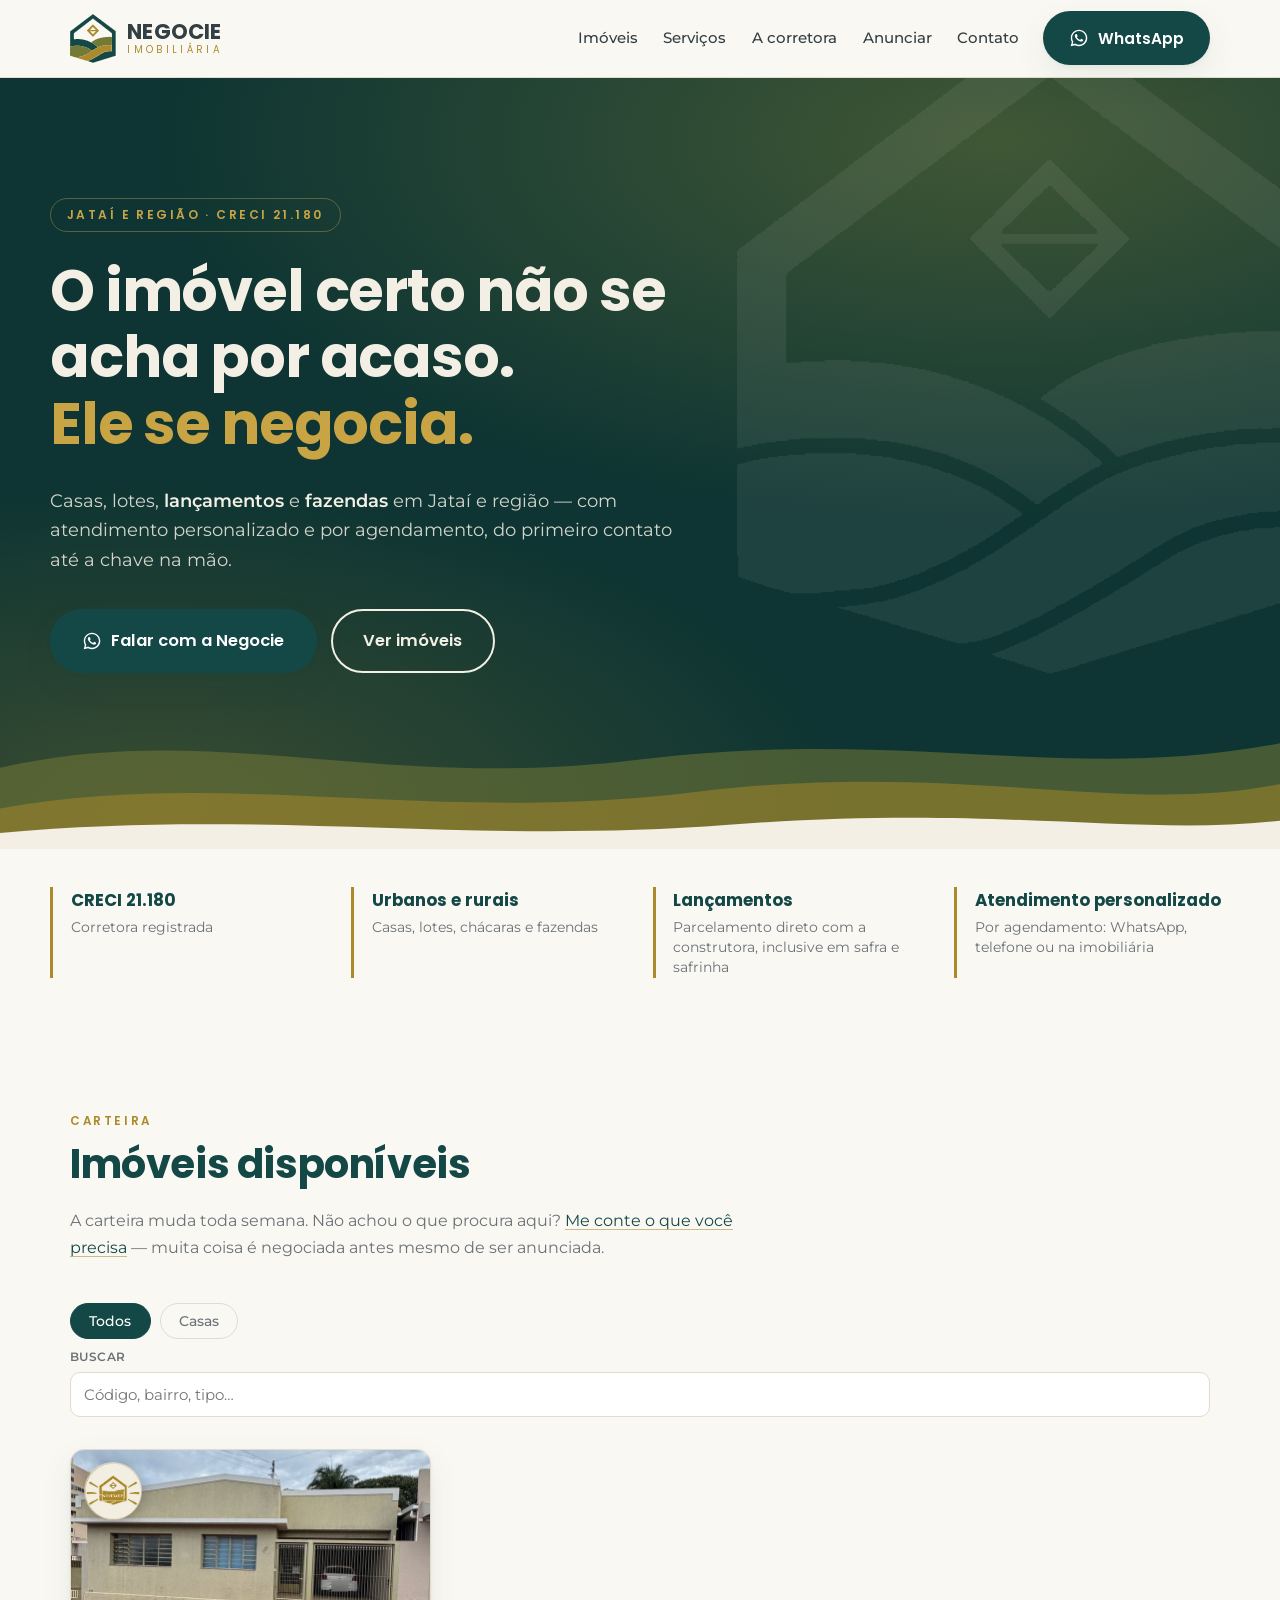
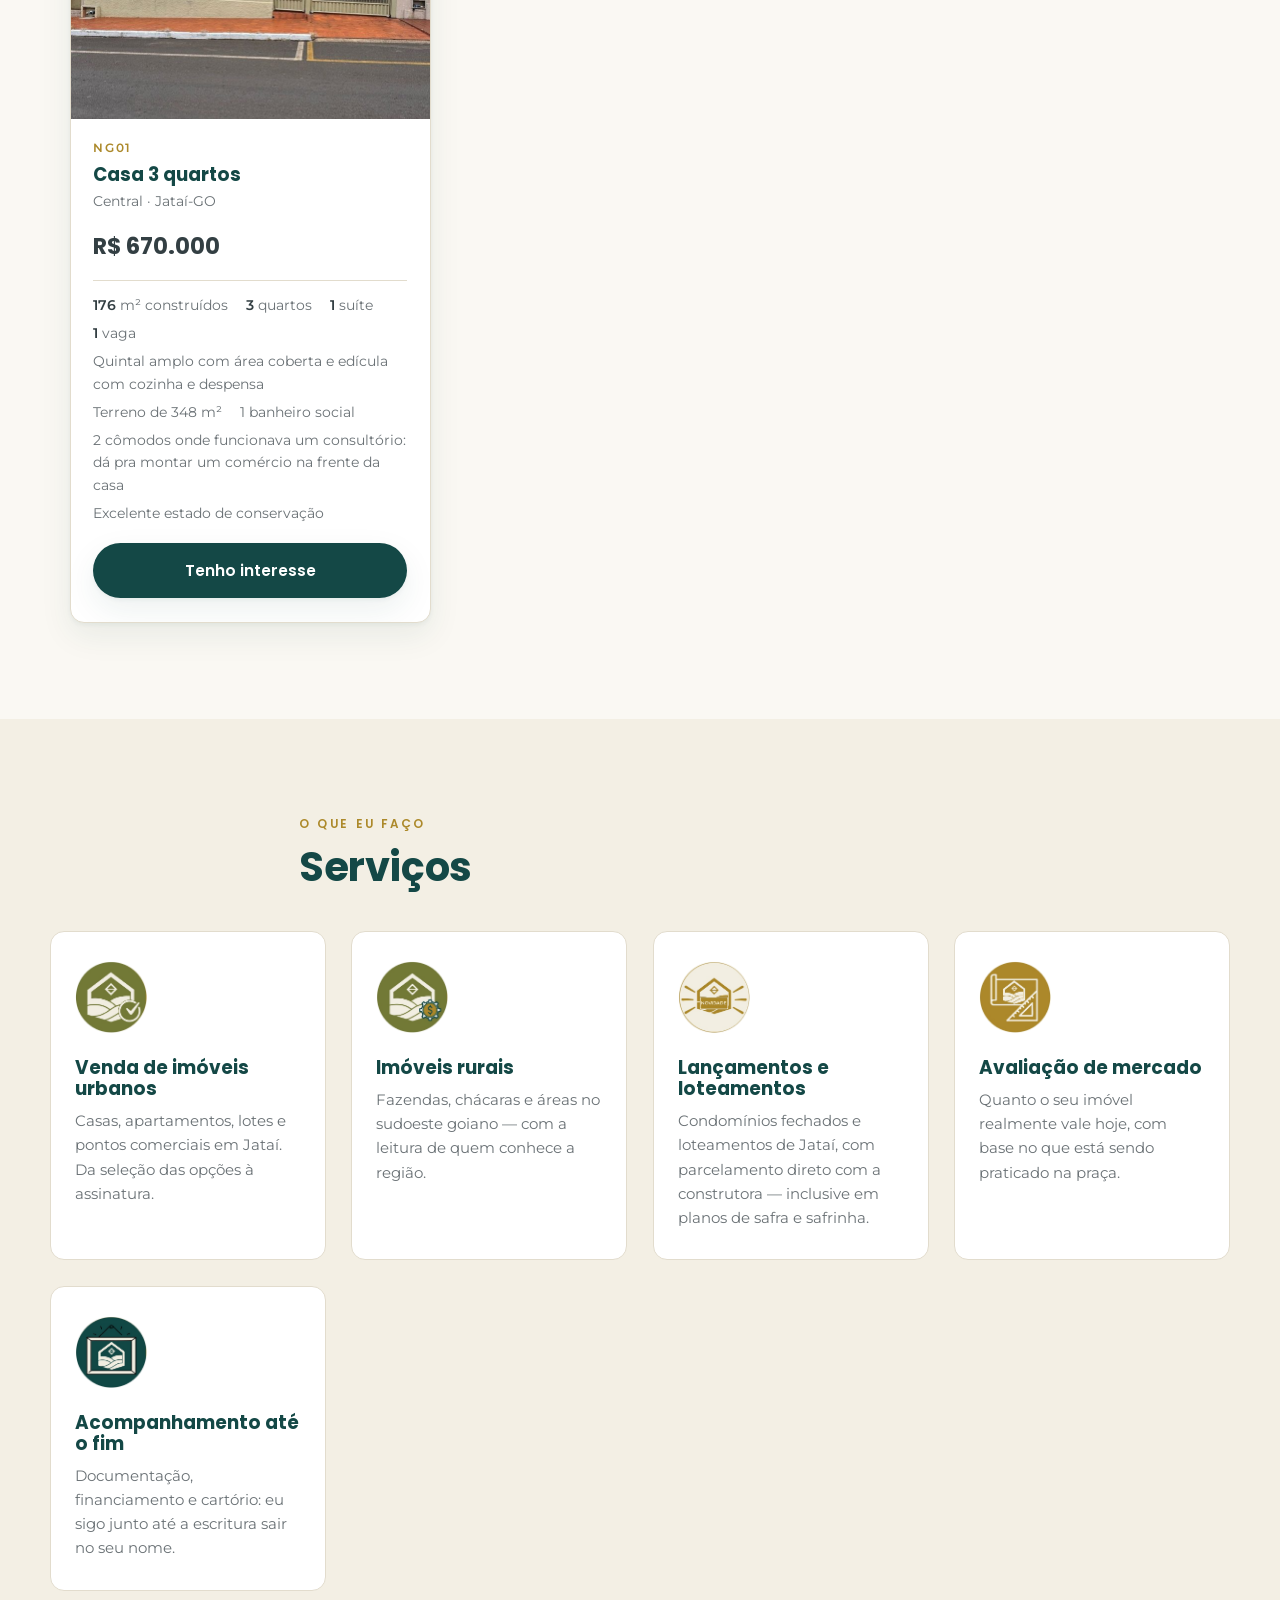
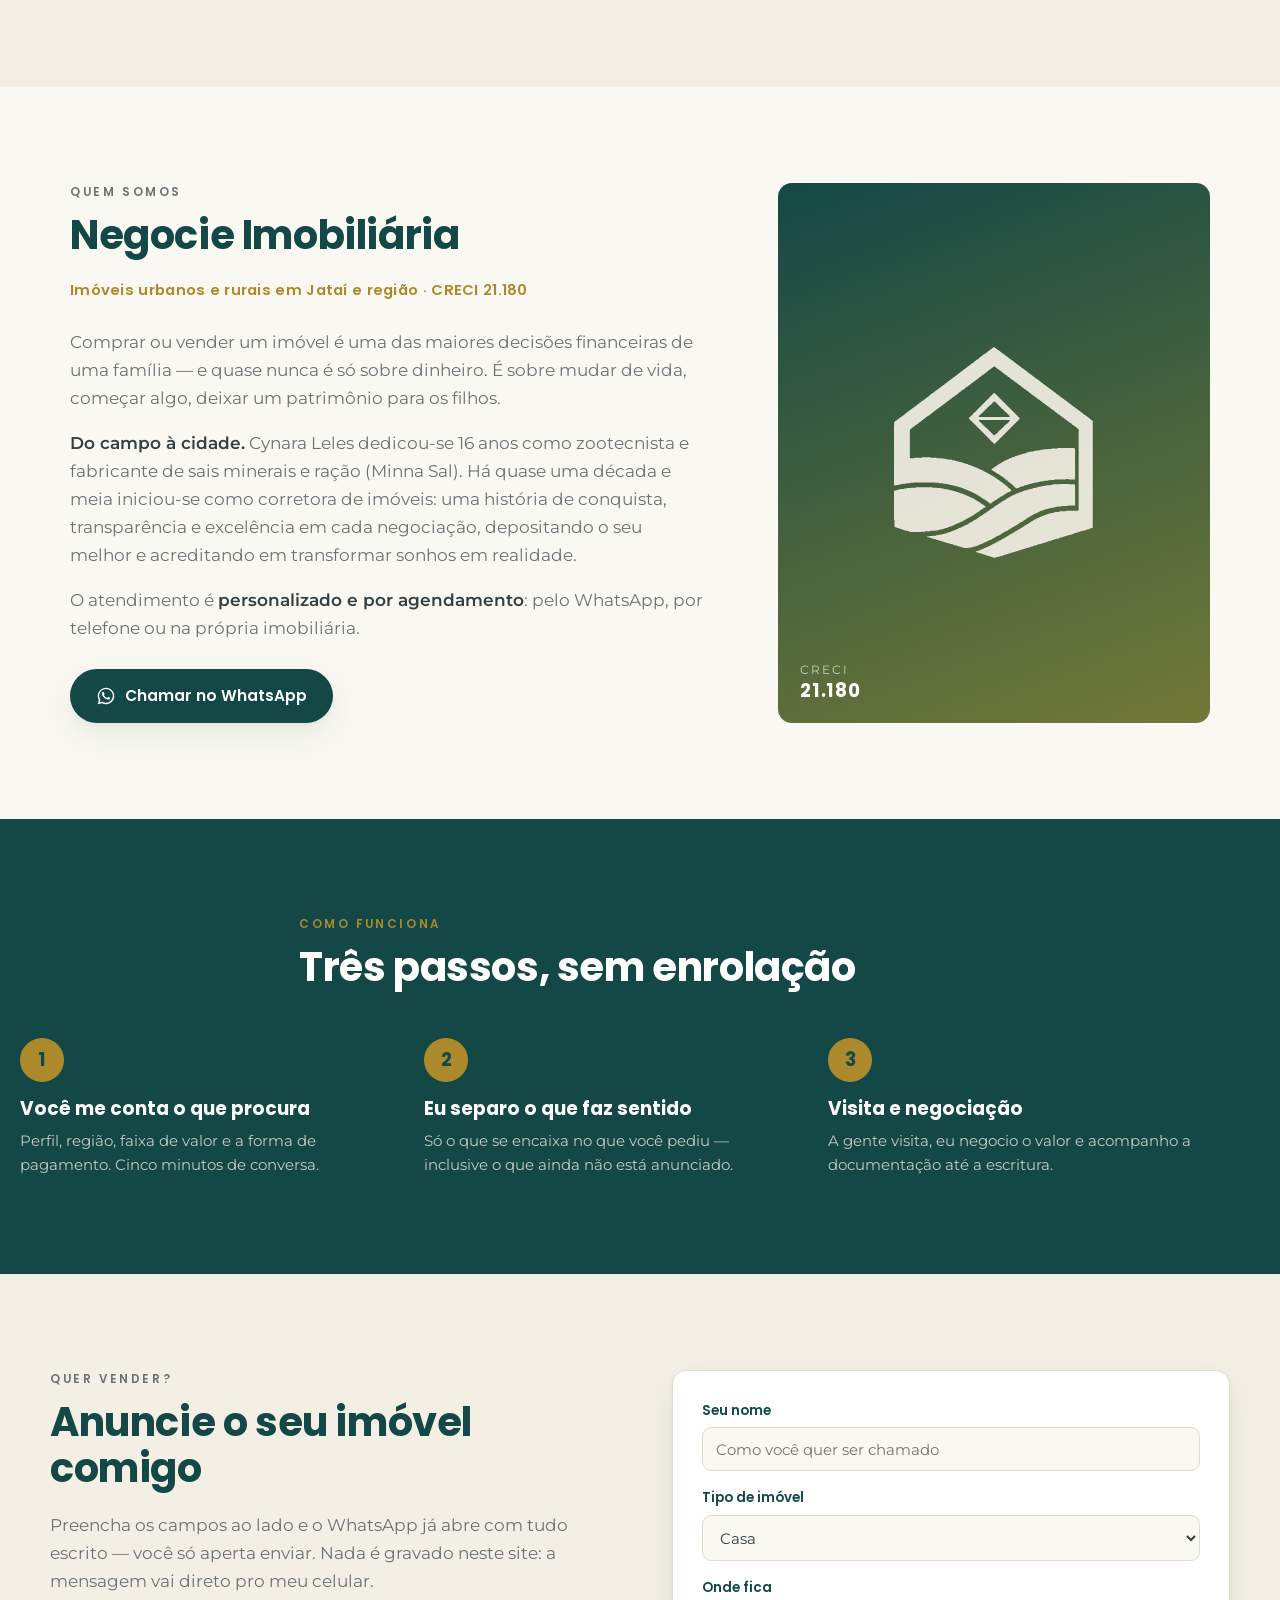
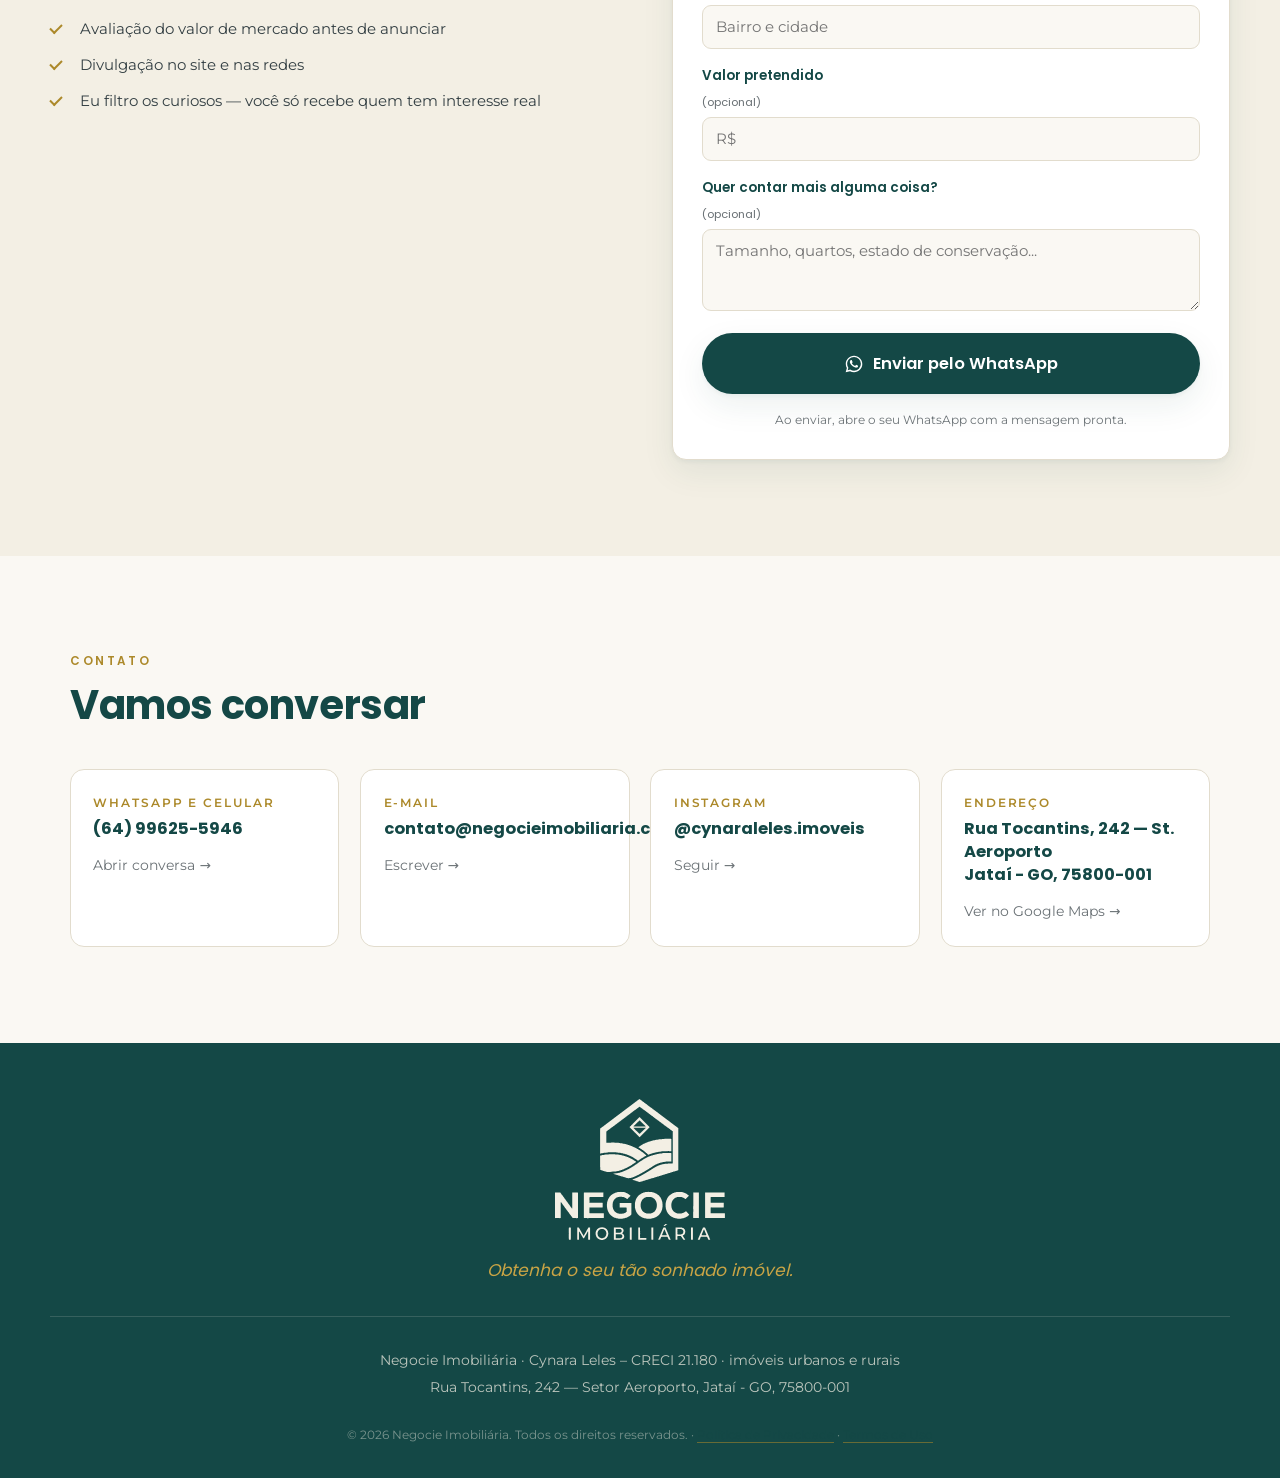
<file: index.html>
<!DOCTYPE html>
<html lang="pt-BR">
<head>
<meta charset="utf-8">
<meta name="viewport" content="width=device-width, initial-scale=1">

<title>Negocie Imobiliária — imóveis em Jataí-GO | CRECI 21.180</title>
<meta name="description" content="Venda de imóveis urbanos e rurais em Jataí e região e avaliação de imóveis. Atendimento personalizado e por agendamento: WhatsApp, telefone ou na imobiliária. CRECI 21.180.">
<meta name="author" content="Negocie Imobiliária">
<link rel="canonical" href="https://negocieimobiliaria.com.br/">

<!-- Compartilhamento em WhatsApp, Instagram e Facebook -->
<meta property="og:type" content="website">
<meta property="og:locale" content="pt_BR">
<meta property="og:site_name" content="Negocie Imobiliária">
<meta property="og:title" content="Negocie Imobiliária — imóveis em Jataí-GO">
<meta property="og:description" content="Venda de imóveis urbanos e rurais em Jataí e região e avaliação de imóveis. Atendimento personalizado e por agendamento: WhatsApp, telefone ou na imobiliária. CRECI 21.180.">
<meta property="og:image" content="https://negocieimobiliaria.com.br/img/marca/negocie_lockup.png">
<meta name="twitter:card" content="summary_large_image">
<meta name="theme-color" content="#144846">

<link rel="icon" href="img/marca/favicon.svg" type="image/svg+xml">
<link rel="apple-touch-icon" href="img/marca/apple-touch-icon.png">

<!-- Fontes da marca servidas pelo próprio site: sem depender do Google para renderizar a identidade dela. Ver fontes/fontes.css. -->
<link rel="stylesheet" href="fontes/fontes.css">

<link rel="stylesheet" href="css/estilo.css">

<!-- Ficha da empresa para o Google (rich result de negócio local) -->
<script type="application/ld+json">
{
  "@context": "https://schema.org",
  "@type": "RealEstateAgent",
  "name": "Negocie Imobiliária",
  "legalName": "Negocie Imobiliária · Cynara Leles – CRECI 21.180",
  "description": "Corretora de imóveis urbanos e rurais em Jataí e região. CRECI 21.180.",
  "url": "https://negocieimobiliaria.com.br/",
  "image": "https://negocieimobiliaria.com.br/img/marca/negocie_lockup.png",
  "telephone": "+5564996255946",
  "email": "contato@negocieimobiliaria.com.br",
  "address": {
    "@type": "PostalAddress",
    "streetAddress": "Rua Tocantins, 242 — Setor Aeroporto",
    "addressLocality": "Jataí",
    "addressRegion": "GO",
    "postalCode": "75800-001",
    "addressCountry": "BR"
  },
  "areaServed": "Jataí e região, Goiás",
  "hasMap": "https://www.google.com/maps?cid=7718062240733738256",
  "sameAs": ["https://www.instagram.com/cynaraleles.imoveis/", "https://www.google.com/maps?cid=7718062240733738256"]
}
</script>
</head>

<body data-pagina="home">

<a class="pular-para-conteudo" href="#imoveis">Pular para os imóveis</a>

<!-- ======================================================== CABEÇALHO -->
<header class="cabecalho" id="topo">
  <div class="faixa">
    <a class="marca" href="#topo" aria-label="Negocie Imobiliária — início">
      <img src="img/marca/negocie_marca.svg" alt="" class="marca__simbolo" width="60" height="64">
      <span class="marca__texto">
        <strong>NEGOCIE</strong>
        <em>IMOBILIÁRIA</em>
      </span>
    </a>

    <nav class="navegacao" id="menu" aria-label="Menu principal">
      <a href="#imoveis">Imóveis</a>
      <a href="#servicos">Serviços</a>
      <a href="#sobre">A corretora</a>
      <a href="#anunciar">Anunciar</a>
      <a href="#contato">Contato</a>
    </nav>

    <a class="botao botao--zap cabecalho__zap" data-zap="Olá, Negocie Imobiliária! Vim pelo site e gostaria de falar com você.">
      <svg class="icone-zap" viewBox="0 0 24 24" aria-hidden="true"><path d="M12.04 2C6.58 2 2.13 6.45 2.13 11.91c0 1.75.46 3.46 1.32 4.96L2 22l5.25-1.38a9.9 9.9 0 0 0 4.79 1.22h.01c5.46 0 9.91-4.45 9.91-9.91S17.5 2 12.04 2zm0 18.02h-.01a8.2 8.2 0 0 1-4.19-1.15l-.3-.18-3.12.82.83-3.04-.2-.31a8.19 8.19 0 0 1-1.26-4.37c0-4.54 3.7-8.23 8.25-8.23a8.23 8.23 0 0 1 0 16.46zm4.52-6.16c-.25-.12-1.47-.72-1.69-.81-.23-.08-.39-.12-.56.13-.16.24-.64.8-.79.97-.14.16-.29.18-.54.06-.25-.12-1.05-.39-1.99-1.23-.74-.66-1.23-1.47-1.38-1.72-.14-.25-.01-.38.11-.5.11-.11.25-.29.37-.43.13-.15.17-.25.25-.41.08-.17.04-.31-.02-.43-.06-.12-.56-1.34-.76-1.84-.2-.48-.4-.42-.56-.43h-.48c-.16 0-.43.06-.65.31-.22.25-.85.83-.85 2.03s.87 2.35.99 2.51c.12.16 1.71 2.61 4.14 3.66.58.25 1.03.4 1.38.51.58.19 1.11.16 1.53.1.47-.07 1.47-.6 1.67-1.18.21-.58.21-1.07.15-1.18-.06-.11-.22-.17-.47-.29z"/></svg>
      WhatsApp
    </a>

    <button class="menu-botao" type="button" aria-expanded="false" aria-controls="menu" aria-label="Abrir menu">
      <span></span><span></span><span></span>
    </button>
  </div>
</header>

<main>

<!-- ============================================================= HERO -->
<section class="hero">
  <div class="hero__conteudo">
    <p class="hero__selo">Jataí e região · CRECI 21.180</p>
    <h1>O imóvel certo não se acha por acaso.<br><span>Ele se negocia.</span></h1>
    <p class="hero__texto">
      Casas, lotes, <strong>lançamentos</strong> e <strong>fazendas</strong> em Jataí e região —
      com atendimento personalizado e por agendamento, do primeiro contato até a chave na mão.
    </p>
    <div class="hero__acoes">
      <a class="botao botao--zap botao--grande" data-zap="Olá, Negocie Imobiliária! Vim pelo site e quero conversar sobre um imóvel.">
        <svg class="icone-zap" viewBox="0 0 24 24" aria-hidden="true"><path d="M12.04 2C6.58 2 2.13 6.45 2.13 11.91c0 1.75.46 3.46 1.32 4.96L2 22l5.25-1.38a9.9 9.9 0 0 0 4.79 1.22h.01c5.46 0 9.91-4.45 9.91-9.91S17.5 2 12.04 2zm0 18.02h-.01a8.2 8.2 0 0 1-4.19-1.15l-.3-.18-3.12.82.83-3.04-.2-.31a8.19 8.19 0 0 1-1.26-4.37c0-4.54 3.7-8.23 8.25-8.23a8.23 8.23 0 0 1 0 16.46zm4.52-6.16c-.25-.12-1.47-.72-1.69-.81-.23-.08-.39-.12-.56.13-.16.24-.64.8-.79.97-.14.16-.29.18-.54.06-.25-.12-1.05-.39-1.99-1.23-.74-.66-1.23-1.47-1.38-1.72-.14-.25-.01-.38.11-.5.11-.11.25-.29.37-.43.13-.15.17-.25.25-.41.08-.17.04-.31-.02-.43-.06-.12-.56-1.34-.76-1.84-.2-.48-.4-.42-.56-.43h-.48c-.16 0-.43.06-.65.31-.22.25-.85.83-.85 2.03s.87 2.35.99 2.51c.12.16 1.71 2.61 4.14 3.66.58.25 1.03.4 1.38.51.58.19 1.11.16 1.53.1.47-.07 1.47-.6 1.67-1.18.21-.58.21-1.07.15-1.18-.06-.11-.22-.17-.47-.29z"/></svg>
        Falar com a Negocie
      </a>
      <a class="botao botao--vazado botao--grande" href="#imoveis">Ver imóveis</a>
    </div>
  </div>

  <!-- Colinas da marca, redesenhadas em vetor para virar paisagem da página -->
  <svg class="hero__colinas" viewBox="0 0 1440 220" preserveAspectRatio="none" aria-hidden="true">
    <path fill="#737937" d="M0,120 C240,60 420,150 720,110 C1020,70 1200,140 1440,90 L1440,220 L0,220 Z"/>
    <path fill="#ac892a" d="M0,170 C260,120 480,190 780,150 C1080,110 1260,180 1440,140 L1440,220 L0,220 Z"/>
    <path fill="#f3efe4" d="M0,200 C300,170 520,215 820,190 C1120,165 1280,205 1440,185 L1440,220 L0,220 Z"/>
  </svg>
</section>

<!-- ====================================================== CREDENCIAIS -->
<section class="credenciais" aria-label="Credenciais">
  <ul>
    <li><strong>CRECI 21.180</strong><span>Corretora registrada</span></li>
    <li><strong>Urbanos e rurais</strong><span>Casas, lotes, chácaras e fazendas</span></li>
    <li><strong>Lançamentos</strong><span>Parcelamento direto com a construtora, inclusive em safra e safrinha</span></li>
    <li><strong>Atendimento personalizado</strong><span>Por agendamento: WhatsApp, telefone ou na imobiliária</span></li>
  </ul>
</section>

<!-- ========================================================== IMÓVEIS -->
<section class="secao" id="imoveis">
  <div class="secao__cabeca">
    <p class="olho">Carteira</p>
    <h2>Imóveis disponíveis</h2>
    <p class="secao__texto">
      A carteira muda toda semana. Não achou o que procura aqui?
      <a data-zap="Olá, Negocie Imobiliária! Procuro um imóvel com este perfil:">Me conte o que você precisa</a> — muita coisa
      é negociada antes mesmo de ser anunciada.
    </p>
  </div>

  <div class="filtros" role="group" aria-label="Filtrar imóveis">
    <!-- botões e busca montados pelo js/site.js a partir de js/parametros.js + js/imoveis.js (LEGO, 10/10/2026) -->
  </div>

  <div class="grade" id="grade-imoveis" aria-live="polite"></div>

  <p class="grade__vazio" id="grade-vazio" hidden>
    Nenhum imóvel nesse filtro no momento.
    <a data-zap="Olá, Negocie Imobiliária! Não vi no site o que procuro. Pode me ajudar?">Fale comigo</a> que eu procuro pra você.
  </p>
</section>

<!-- ========================================================= SERVIÇOS -->
<section class="secao secao--creme" id="servicos">
  <div class="secao__cabeca">
    <p class="olho">O que eu faço</p>
    <h2>Serviços</h2>
  </div>

  <div class="servicos">
    <article class="servico">
      <img src="img/selos/selo_disponivel.png" alt="" width="72" height="72">
      <h3>Venda de imóveis urbanos</h3>
      <p>Casas, apartamentos, lotes e pontos comerciais em Jataí. Da seleção das opções à assinatura.</p>
    </article>
    <article class="servico">
      <img src="img/selos/selo_projetos.png" alt="" width="72" height="72">
      <h3>Imóveis rurais</h3>
      <p>Fazendas, chácaras e áreas no sudoeste goiano — com a leitura de quem conhece a região.</p>
    </article>
    <article class="servico">
      <img src="img/selos/selo_novidade.png" alt="" width="72" height="72">
      <h3>Lançamentos e loteamentos</h3>
      <p>Condomínios fechados e loteamentos de Jataí, com parcelamento direto com a construtora — inclusive em planos de safra e safrinha.</p>
    </article>
    <article class="servico">
      <img src="img/selos/selo_arquitetura.png" alt="" width="72" height="72">
      <h3>Avaliação de mercado</h3>
      <p>Quanto o seu imóvel realmente vale hoje, com base no que está sendo praticado na praça.</p>
    </article>
    <article class="servico">
      <img src="img/selos/selo_decoracao.png" alt="" width="72" height="72">
      <h3>Acompanhamento até o fim</h3>
      <p>Documentação, financiamento e cartório: eu sigo junto até a escritura sair no seu nome.</p>
    </article>
  </div>
</section>

<!-- ============================================================ SOBRE -->
<section class="secao sobre" id="sobre">
  <div class="sobre__texto">
    <p class="olho">Quem somos</p>
    <h2>Negocie Imobiliária</h2>
    <p class="assinatura">Imóveis urbanos e rurais em Jataí e região · CRECI 21.180</p>
    <p>
      Comprar ou vender um imóvel é uma das maiores decisões financeiras de uma família — e
      quase nunca é só sobre dinheiro. É sobre mudar de vida, começar algo, deixar um patrimônio
      para os filhos.
    </p>
    <p>
      <strong>Do campo à cidade.</strong> Cynara Leles dedicou-se 16 anos como zootecnista e fabricante de sais
      minerais e ração (Minna Sal). Há quase uma década e meia iniciou-se como corretora de imóveis: uma história
      de conquista, transparência e excelência em cada negociação, depositando o seu melhor e acreditando em
      transformar sonhos em realidade.
    </p>
    <p>
      O atendimento é <strong>personalizado e por agendamento</strong>: pelo WhatsApp, por telefone ou na
      própria imobiliária.
    </p>
    <a class="botao botao--zap" data-zap="Olá, Negocie Imobiliária! Vim pelo site e quero conversar com você.">
      <svg class="icone-zap" viewBox="0 0 24 24" aria-hidden="true"><path d="M12.04 2C6.58 2 2.13 6.45 2.13 11.91c0 1.75.46 3.46 1.32 4.96L2 22l5.25-1.38a9.9 9.9 0 0 0 4.79 1.22h.01c5.46 0 9.91-4.45 9.91-9.91S17.5 2 12.04 2zm0 18.02h-.01a8.2 8.2 0 0 1-4.19-1.15l-.3-.18-3.12.82.83-3.04-.2-.31a8.19 8.19 0 0 1-1.26-4.37c0-4.54 3.7-8.23 8.25-8.23a8.23 8.23 0 0 1 0 16.46zm4.52-6.16c-.25-.12-1.47-.72-1.69-.81-.23-.08-.39-.12-.56.13-.16.24-.64.8-.79.97-.14.16-.29.18-.54.06-.25-.12-1.05-.39-1.99-1.23-.74-.66-1.23-1.47-1.38-1.72-.14-.25-.01-.38.11-.5.11-.11.25-.29.37-.43.13-.15.17-.25.25-.41.08-.17.04-.31-.02-.43-.06-.12-.56-1.34-.76-1.84-.2-.48-.4-.42-.56-.43h-.48c-.16 0-.43.06-.65.31-.22.25-.85.83-.85 2.03s.87 2.35.99 2.51c.12.16 1.71 2.61 4.14 3.66.58.25 1.03.4 1.38.51.58.19 1.11.16 1.53.1.47-.07 1.47-.6 1.67-1.18.21-.58.21-1.07.15-1.18-.06-.11-.22-.17-.47-.29z"/></svg>
      Chamar no WhatsApp
    </a>
  </div>

  <!-- TROCAR pela foto da Cynara: img/cynara.jpg (retrato, 900x1100 px) -->
  <div class="sobre__retrato" data-slot-foto>
    <span class="sobre__marca" aria-hidden="true"></span>
    <p class="sobre__legenda">CRECI<br><strong>21.180</strong></p>
  </div>
</section>

<!-- ====================================================== COMO FUNCIONA -->
<section class="secao secao--verde" id="como">
  <div class="secao__cabeca">
    <p class="olho">Como funciona</p>
    <h2>Três passos, sem enrolação</h2>
  </div>
  <ol class="passos">
    <li><span>1</span><h3>Você me conta o que procura</h3><p>Perfil, região, faixa de valor e a forma de pagamento. Cinco minutos de conversa.</p></li>
    <li><span>2</span><h3>Eu separo o que faz sentido</h3><p>Só o que se encaixa no que você pediu — inclusive o que ainda não está anunciado.</p></li>
    <li><span>3</span><h3>Visita e negociação</h3><p>A gente visita, eu negocio o valor e acompanho a documentação até a escritura.</p></li>
  </ol>
</section>

<!-- ========================================================= ANUNCIAR -->
<section class="secao secao--creme" id="anunciar">
  <div class="anunciar">
    <div class="anunciar__texto">
      <p class="olho">Quer vender?</p>
      <h2>Anuncie o seu imóvel comigo</h2>
      <p>
        Preencha os campos ao lado e o WhatsApp já abre com tudo escrito — você só aperta enviar.
        Nada é gravado neste site: a mensagem vai direto pro meu celular.
      </p>
      <ul class="anunciar__lista">
        <li>Avaliação do valor de mercado antes de anunciar</li>
        <li>Divulgação no site e nas redes</li>
        <li>Eu filtro os curiosos — você só recebe quem tem interesse real</li>
      </ul>
    </div>

    <form class="formulario" id="form-anunciar">
      <label>Seu nome
        <input type="text" name="nome" required autocomplete="name" placeholder="Como você quer ser chamado">
      </label>
      <label>Tipo de imóvel
        <select name="tipo">
          <option>Casa</option><option>Apartamento</option><option>Lote / terreno</option>
          <option>Ponto comercial</option><option>Chácara</option><option>Fazenda / área rural</option>
          <option>Outro</option>
        </select>
      </label>
      <label>Onde fica
        <input type="text" name="local" required placeholder="Bairro e cidade">
      </label>
      <label>Valor pretendido <small>(opcional)</small>
        <input type="text" name="valor" inputmode="numeric" placeholder="R$">
      </label>
      <label>Quer contar mais alguma coisa? <small>(opcional)</small>
        <textarea name="obs" rows="3" placeholder="Tamanho, quartos, estado de conservação..."></textarea>
      </label>
      <button class="botao botao--zap botao--grande" type="submit">
        <svg class="icone-zap" viewBox="0 0 24 24" aria-hidden="true"><path d="M12.04 2C6.58 2 2.13 6.45 2.13 11.91c0 1.75.46 3.46 1.32 4.96L2 22l5.25-1.38a9.9 9.9 0 0 0 4.79 1.22h.01c5.46 0 9.91-4.45 9.91-9.91S17.5 2 12.04 2zm0 18.02h-.01a8.2 8.2 0 0 1-4.19-1.15l-.3-.18-3.12.82.83-3.04-.2-.31a8.19 8.19 0 0 1-1.26-4.37c0-4.54 3.7-8.23 8.25-8.23a8.23 8.23 0 0 1 0 16.46zm4.52-6.16c-.25-.12-1.47-.72-1.69-.81-.23-.08-.39-.12-.56.13-.16.24-.64.8-.79.97-.14.16-.29.18-.54.06-.25-.12-1.05-.39-1.99-1.23-.74-.66-1.23-1.47-1.38-1.72-.14-.25-.01-.38.11-.5.11-.11.25-.29.37-.43.13-.15.17-.25.25-.41.08-.17.04-.31-.02-.43-.06-.12-.56-1.34-.76-1.84-.2-.48-.4-.42-.56-.43h-.48c-.16 0-.43.06-.65.31-.22.25-.85.83-.85 2.03s.87 2.35.99 2.51c.12.16 1.71 2.61 4.14 3.66.58.25 1.03.4 1.38.51.58.19 1.11.16 1.53.1.47-.07 1.47-.6 1.67-1.18.21-.58.21-1.07.15-1.18-.06-.11-.22-.17-.47-.29z"/></svg>
        Enviar pelo WhatsApp
      </button>
      <p class="formulario__aviso">Ao enviar, abre o seu WhatsApp com a mensagem pronta.</p>
    </form>
  </div>
</section>

<!-- ========================================================== CONTATO -->
<section class="secao" id="contato">
  <div class="secao__cabeca">
    <p class="olho">Contato</p>
    <h2>Vamos conversar</h2>
  </div>

  <div class="contatos">
    <a class="contato" data-zap="Olá, Negocie Imobiliária! Vim pelo site.">
      <span class="contato__rotulo">WhatsApp e celular</span>
      <strong>(64) 99625-5946</strong>
      <span class="contato__acao">Abrir conversa →</span>
    </a>
    <a class="contato" href="mailto:contato@negocieimobiliaria.com.br">
      <span class="contato__rotulo">E-mail</span>
      <strong>contato@negocieimobiliaria.com.br</strong>
      <span class="contato__acao">Escrever →</span>
    </a>
    <a class="contato" href="https://www.instagram.com/cynaraleles.imoveis/" target="_blank" rel="noopener">
      <span class="contato__rotulo">Instagram</span>
      <strong>@cynaraleles.imoveis</strong>
      <span class="contato__acao">Seguir →</span>
    </a>
    <a class="contato" href="https://www.google.com/maps/search/?api=1&query=Negocie+Imobili%C3%A1ria&query_place_id=ChIJW6u2GmVtYpMREDVKRbcQHGs" target="_blank" rel="noopener">
      <span class="contato__rotulo">Endereço</span>
      <strong>Rua Tocantins, 242 — St. Aeroporto<br>Jataí - GO, 75800-001</strong>
      <span class="contato__acao">Ver no Google Maps →</span>
    </a>
  </div>
</section>

</main>

<!-- ========================================================== RODAPÉ -->
<footer class="rodape">
  <div class="rodape__topo">
    <span class="rodape__marca" role="img" aria-label="Negocie Imobiliária"></span>
    <p class="rodape__lema">Obtenha o seu tão sonhado imóvel.</p>
  </div>
  <div class="rodape__linha">
    <p class="rodape__legal">Negocie Imobiliária · Cynara Leles – CRECI 21.180 · imóveis urbanos e rurais</p>
    <p>Rua Tocantins, 242 — Setor Aeroporto, Jataí - GO, 75800-001</p>
  </div>
  <p class="rodape__miudo">© <span id="ano"></span> Negocie Imobiliária. Todos os direitos reservados. · <a href="privacidade.html">Política de Privacidade</a> · <a href="termos.html">Termos de Uso</a></p>
</footer>

<!-- Botão flutuante de WhatsApp (celular) -->
<a class="zap-flutuante" data-zap="Olá, Negocie Imobiliária! Vim pelo site." aria-label="Falar no WhatsApp">
  <svg viewBox="0 0 24 24" aria-hidden="true"><path d="M12.04 2C6.58 2 2.13 6.45 2.13 11.91c0 1.75.46 3.46 1.32 4.96L2 22l5.25-1.38a9.9 9.9 0 0 0 4.79 1.22h.01c5.46 0 9.91-4.45 9.91-9.91S17.5 2 12.04 2zm0 18.02h-.01a8.2 8.2 0 0 1-4.19-1.15l-.3-.18-3.12.82.83-3.04-.2-.31a8.19 8.19 0 0 1-1.26-4.37c0-4.54 3.7-8.23 8.25-8.23a8.23 8.23 0 0 1 0 16.46zm4.52-6.16c-.25-.12-1.47-.72-1.69-.81-.23-.08-.39-.12-.56.13-.16.24-.64.8-.79.97-.14.16-.29.18-.54.06-.25-.12-1.05-.39-1.99-1.23-.74-.66-1.23-1.47-1.38-1.72-.14-.25-.01-.38.11-.5.11-.11.25-.29.37-.43.13-.15.17-.25.25-.41.08-.17.04-.31-.02-.43-.06-.12-.56-1.34-.76-1.84-.2-.48-.4-.42-.56-.43h-.48c-.16 0-.43.06-.65.31-.22.25-.85.83-.85 2.03s.87 2.35.99 2.51c.12.16 1.71 2.61 4.14 3.66.58.25 1.03.4 1.38.51.58.19 1.11.16 1.53.1.47-.07 1.47-.6 1.67-1.18.21-.58.21-1.07.15-1.18-.06-.11-.22-.17-.47-.29z"/></svg>
</a>

<script src="js/config.js"></script>
<script src="js/rastreio.js"></script>
<!-- A carteira de imóveis. É o arquivo que muda toda semana — veja o comentário no topo dele. -->
<script src="js/parametros.js"></script>
<script src="js/imoveis.js"></script>
<script src="js/site.js"></script>
</body>
</html>
</file>
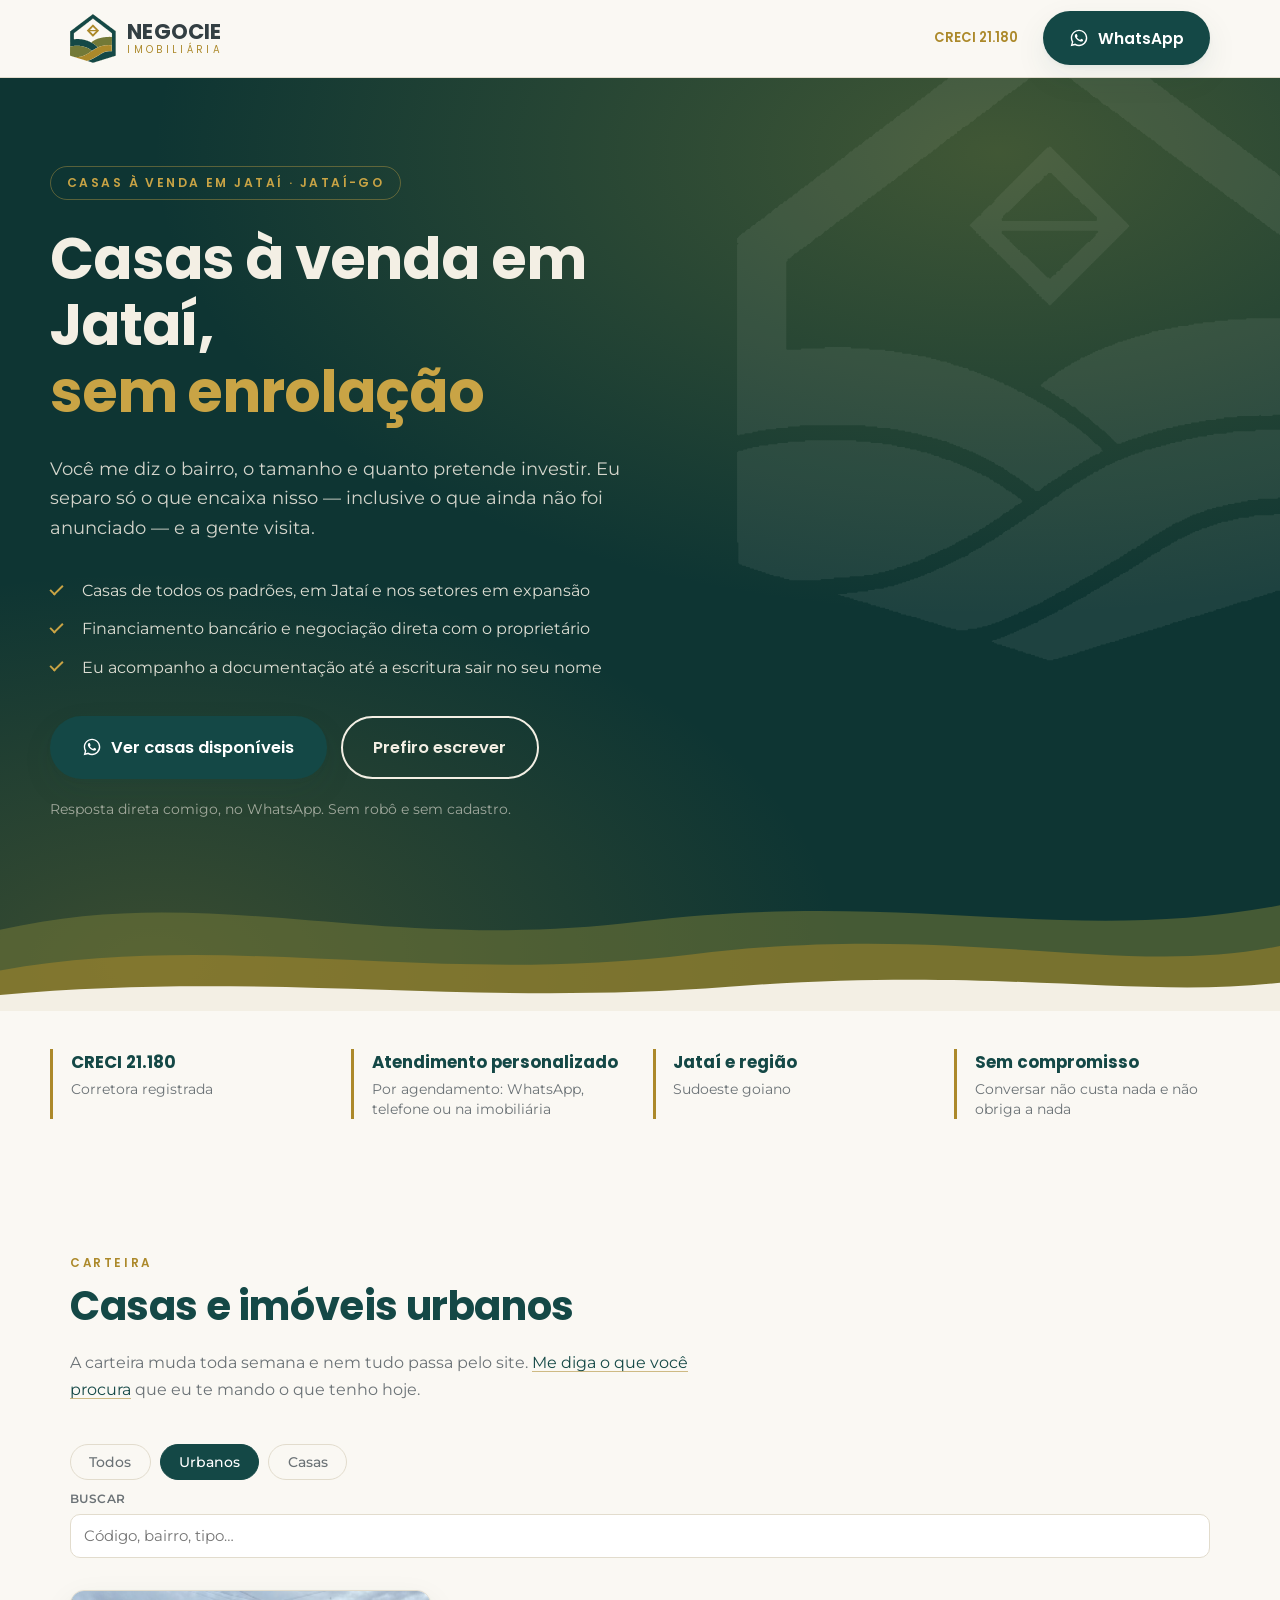
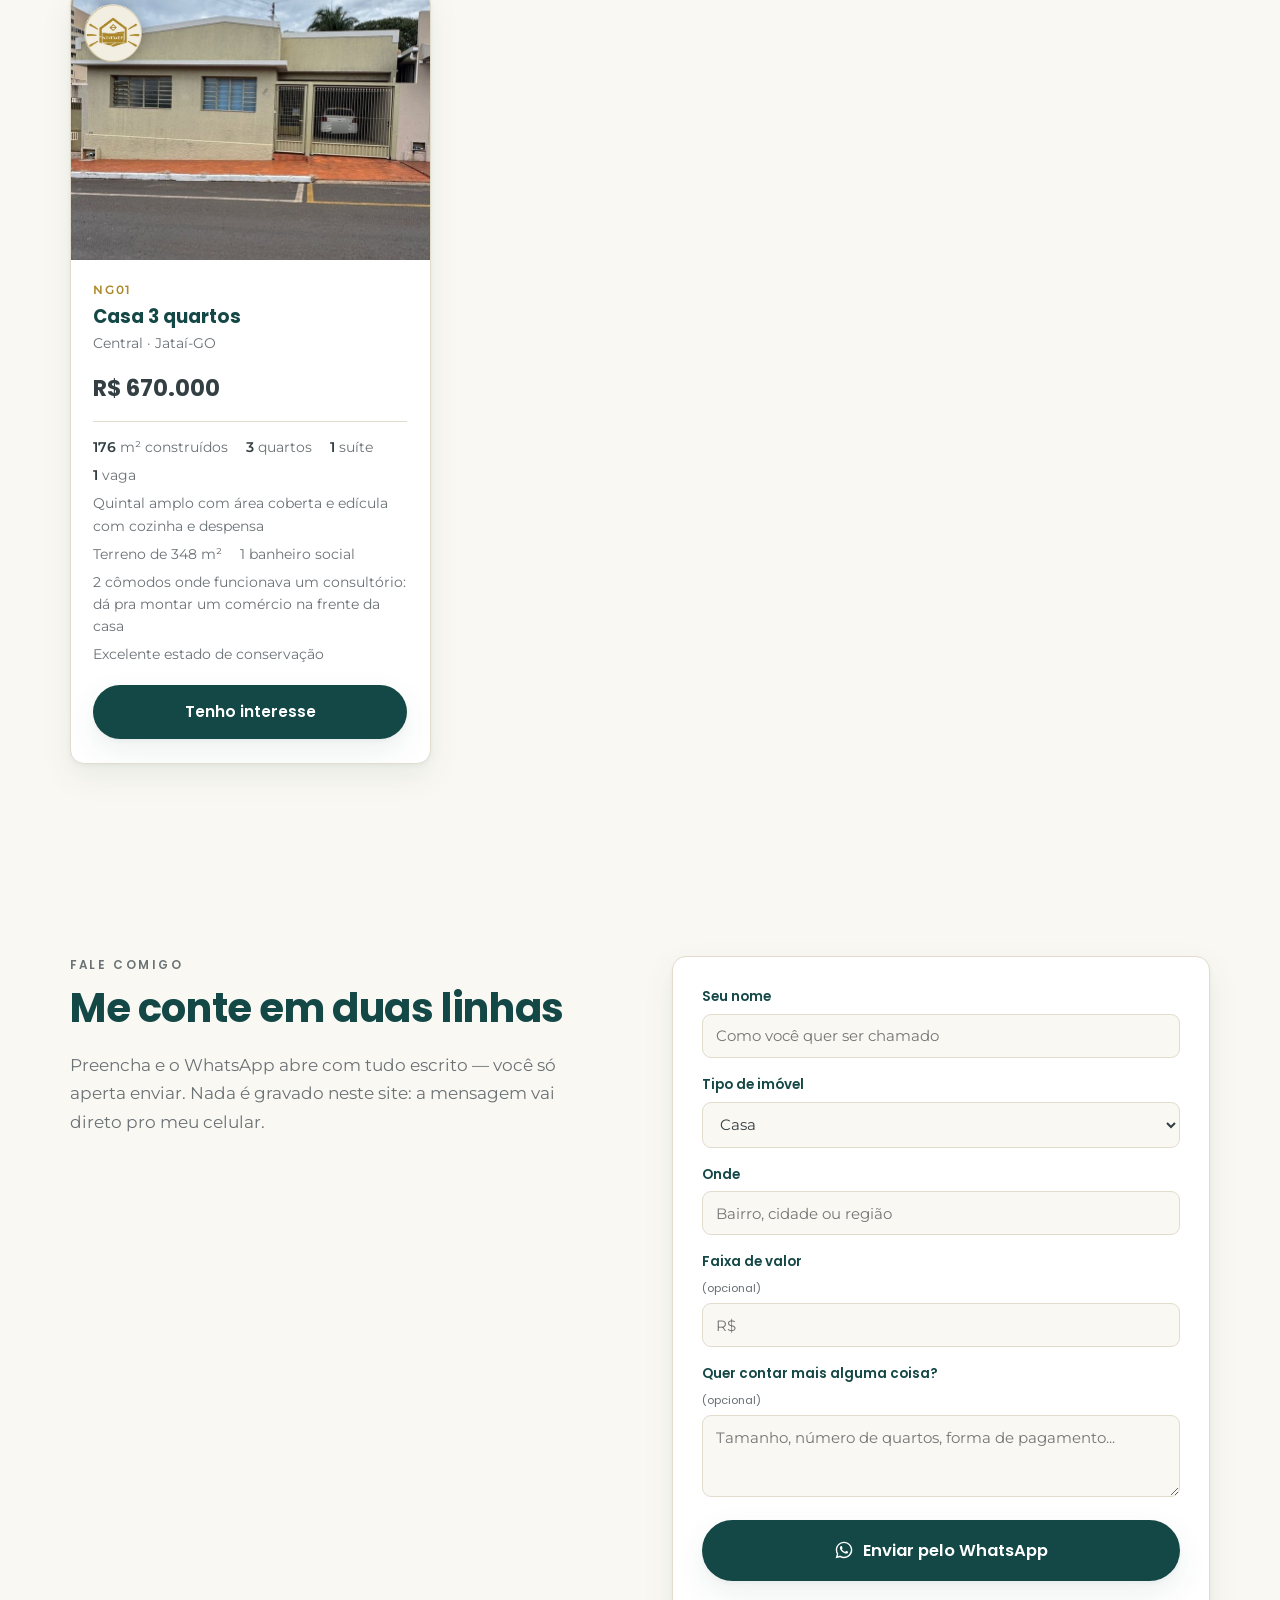
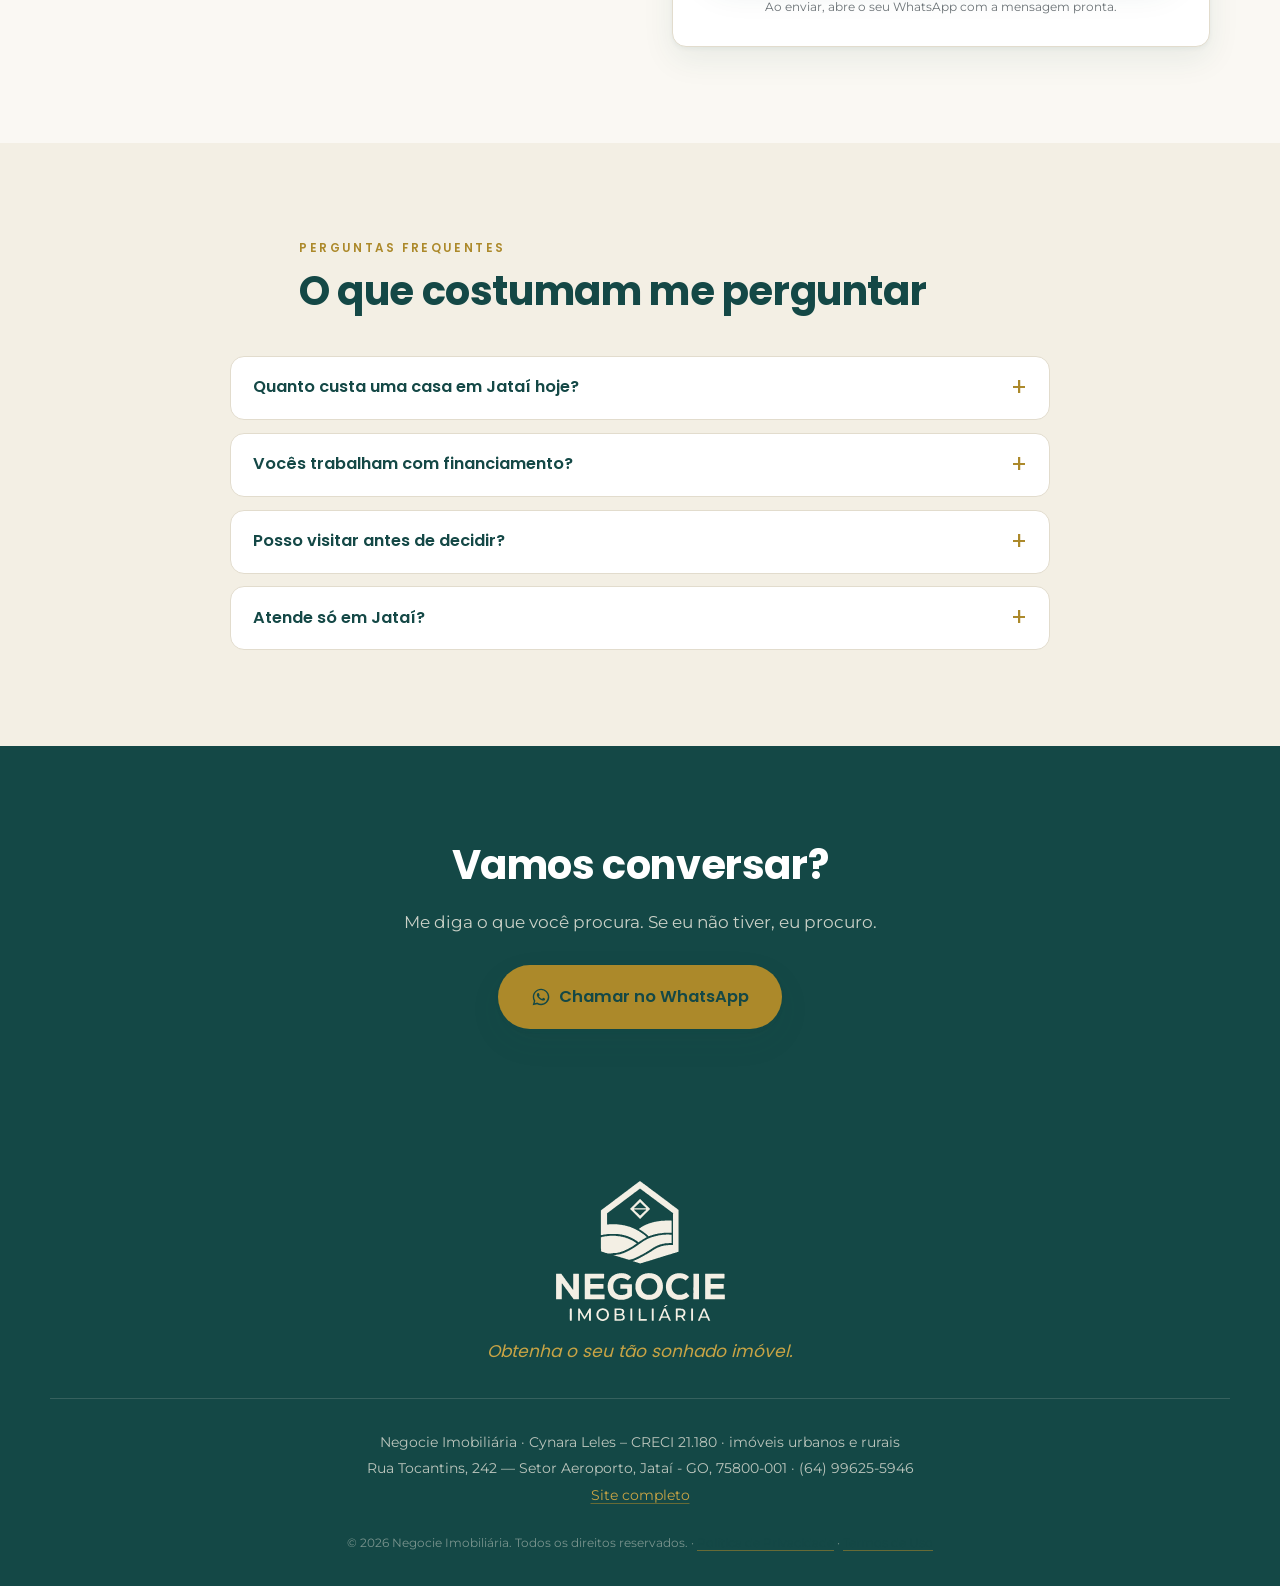
<file: comprar-casa-jatai.html>
<!DOCTYPE html>
<html lang="pt-BR">
<head>
<meta charset="utf-8">
<meta name="viewport" content="width=device-width, initial-scale=1">

<title>Casas à venda em Jataí-GO | Negocie Imobiliária — CRECI 21.180</title>
<meta name="description" content="Casas à venda em Jataí, com atendimento personalizado e por agendamento. Veja as opções disponíveis e fale no WhatsApp. CRECI 21.180.">
<link rel="canonical" href="https://negocieimobiliaria.com.br/comprar-casa-jatai.html">

<meta property="og:type" content="website">
<meta property="og:locale" content="pt_BR">
<meta property="og:title" content="Casas à venda em Jataí-GO | Negocie Imobiliária — CRECI 21.180">
<meta property="og:description" content="Casas à venda em Jataí, com atendimento personalizado e por agendamento. Veja as opções disponíveis e fale no WhatsApp. CRECI 21.180.">
<meta property="og:image" content="https://negocieimobiliaria.com.br/img/marca/negocie_lockup.png">
<meta name="theme-color" content="#144846">

<link rel="icon" href="img/marca/favicon.svg" type="image/svg+xml">
<link rel="apple-touch-icon" href="img/marca/apple-touch-icon.png">

<!-- Fontes da marca servidas pelo próprio site: sem depender do Google para renderizar a identidade dela. Ver fontes/fontes.css. -->
<link rel="stylesheet" href="fontes/fontes.css">

<link rel="stylesheet" href="css/estilo.css">

<script type="application/ld+json">
{
  "@context": "https://schema.org",
  "@type": "FAQPage",
  "mainEntity": [
    {
      "@type": "Question",
      "name": "Quanto custa uma casa em Jataí hoje?",
      "acceptedAnswer": {
        "@type": "Answer",
        "text": "Depende muito do setor e do padrão. Em vez de chutar uma faixa que não serve pra você, me diga o quanto pretende investir e a região que prefere: eu te mando na hora o que existe dentro disso."
      }
    },
    {
      "@type": "Question",
      "name": "Vocês trabalham com financiamento?",
      "acceptedAnswer": {
        "@type": "Answer",
        "text": "Sim. Trabalho com financiamento bancário e também com imóveis em que o proprietário aceita parcelar direto. Te digo qual caminho cabe melhor no seu caso."
      }
    },
    {
      "@type": "Question",
      "name": "Posso visitar antes de decidir?",
      "acceptedAnswer": {
        "@type": "Answer",
        "text": "Sempre. A visita é parte do processo, e eu vou junto — é assim que aparecem as coisas que a foto não mostra."
      }
    },
    {
      "@type": "Question",
      "name": "Atende só em Jataí?",
      "acceptedAnswer": {
        "@type": "Answer",
        "text": "Jataí é a base, mas atendo a região do sudoeste goiano. Se o imóvel que você procura estiver fora, me fale mesmo assim."
      }
    }
  ]
}
</script>
</head>

<!-- data-pagina entra na mensagem do WhatsApp: a Cynara sabe de qual anúncio veio o contato -->
<body data-pagina="NG-CASAS">

<!-- Cabeçalho de landing: sem menu, de propósito. Uma ação possível, não sete. -->
<header class="cabecalho cabecalho--landing">
  <div class="faixa">
    <a class="marca" href="index.html" aria-label="Negocie Imobiliária">
      <img src="img/marca/negocie_marca.svg" alt="" class="marca__simbolo" width="60" height="64">
      <span class="marca__texto"><strong>NEGOCIE</strong><em>IMOBILIÁRIA</em></span>
    </a>
    <span class="cabecalho__creci">CRECI 21.180</span>
    <a class="botao botao--zap" data-zap="Olá, Negocie Imobiliária! Quero ver casas à venda em Jataí."><svg class="icone-zap" viewBox="0 0 24 24" aria-hidden="true"><path d="M12.04 2C6.58 2 2.13 6.45 2.13 11.91c0 1.75.46 3.46 1.32 4.96L2 22l5.25-1.38a9.9 9.9 0 0 0 4.79 1.22h.01c5.46 0 9.91-4.45 9.91-9.91S17.5 2 12.04 2zm0 18.02h-.01a8.2 8.2 0 0 1-4.19-1.15l-.3-.18-3.12.82.83-3.04-.2-.31a8.19 8.19 0 0 1-1.26-4.37c0-4.54 3.7-8.23 8.25-8.23a8.23 8.23 0 0 1 0 16.46zm4.52-6.16c-.25-.12-1.47-.72-1.69-.81-.23-.08-.39-.12-.56.13-.16.24-.64.8-.79.97-.14.16-.29.18-.54.06-.25-.12-1.05-.39-1.99-1.23-.74-.66-1.23-1.47-1.38-1.72-.14-.25-.01-.38.11-.5.11-.11.25-.29.37-.43.13-.15.17-.25.25-.41.08-.17.04-.31-.02-.43-.06-.12-.56-1.34-.76-1.84-.2-.48-.4-.42-.56-.43h-.48c-.16 0-.43.06-.65.31-.22.25-.85.83-.85 2.03s.87 2.35.99 2.51c.12.16 1.71 2.61 4.14 3.66.58.25 1.03.4 1.38.51.58.19 1.11.16 1.53.1.47-.07 1.47-.6 1.67-1.18.21-.58.21-1.07.15-1.18-.06-.11-.22-.17-.47-.29z"/></svg>WhatsApp</a>
  </div>
</header>

<main>

<section class="hero hero--landing">
  <div class="hero__conteudo">
    <p class="hero__selo">Casas à venda em Jataí · Jataí-GO</p>
    <h1>Casas à venda em Jataí,<br><span>sem enrolação</span></h1>
    <p class="hero__texto">Você me diz o bairro, o tamanho e quanto pretende investir. Eu separo só o que encaixa nisso — inclusive o que ainda não foi anunciado — e a gente visita.</p>
    <ul class="hero__bullets">
      <li>Casas de todos os padrões, em Jataí e nos setores em expansão</li>
      <li>Financiamento bancário e negociação direta com o proprietário</li>
      <li>Eu acompanho a documentação até a escritura sair no seu nome</li>
    </ul>
    <div class="hero__acoes">
      <a class="botao botao--zap botao--grande" data-zap="Olá, Negocie Imobiliária! Quero ver casas à venda em Jataí."><svg class="icone-zap" viewBox="0 0 24 24" aria-hidden="true"><path d="M12.04 2C6.58 2 2.13 6.45 2.13 11.91c0 1.75.46 3.46 1.32 4.96L2 22l5.25-1.38a9.9 9.9 0 0 0 4.79 1.22h.01c5.46 0 9.91-4.45 9.91-9.91S17.5 2 12.04 2zm0 18.02h-.01a8.2 8.2 0 0 1-4.19-1.15l-.3-.18-3.12.82.83-3.04-.2-.31a8.19 8.19 0 0 1-1.26-4.37c0-4.54 3.7-8.23 8.25-8.23a8.23 8.23 0 0 1 0 16.46zm4.52-6.16c-.25-.12-1.47-.72-1.69-.81-.23-.08-.39-.12-.56.13-.16.24-.64.8-.79.97-.14.16-.29.18-.54.06-.25-.12-1.05-.39-1.99-1.23-.74-.66-1.23-1.47-1.38-1.72-.14-.25-.01-.38.11-.5.11-.11.25-.29.37-.43.13-.15.17-.25.25-.41.08-.17.04-.31-.02-.43-.06-.12-.56-1.34-.76-1.84-.2-.48-.4-.42-.56-.43h-.48c-.16 0-.43.06-.65.31-.22.25-.85.83-.85 2.03s.87 2.35.99 2.51c.12.16 1.71 2.61 4.14 3.66.58.25 1.03.4 1.38.51.58.19 1.11.16 1.53.1.47-.07 1.47-.6 1.67-1.18.21-.58.21-1.07.15-1.18-.06-.11-.22-.17-.47-.29z"/></svg>Ver casas disponíveis</a>
      <a class="botao botao--vazado botao--grande" href="#fale">Prefiro escrever</a>
    </div>
    <p class="hero__miudo">Resposta direta comigo, no WhatsApp. Sem robô e sem cadastro.</p>
  </div>

  <svg class="hero__colinas" viewBox="0 0 1440 220" preserveAspectRatio="none" aria-hidden="true">
    <path fill="#737937" d="M0,120 C240,60 420,150 720,110 C1020,70 1200,140 1440,90 L1440,220 L0,220 Z"/>
    <path fill="#ac892a" d="M0,170 C260,120 480,190 780,150 C1080,110 1260,180 1440,140 L1440,220 L0,220 Z"/>
    <path fill="#f3efe4" d="M0,200 C300,170 520,215 820,190 C1120,165 1280,205 1440,185 L1440,220 L0,220 Z"/>
  </svg>
</section>

<section class="credenciais" aria-label="Credenciais">
  <ul>
    <li><strong>CRECI 21.180</strong><span>Corretora registrada</span></li>
    <li><strong>Atendimento personalizado</strong><span>Por agendamento: WhatsApp, telefone ou na imobiliária</span></li>
    <li><strong>Jataí e região</strong><span>Sudoeste goiano</span></li>
    <li><strong>Sem compromisso</strong><span>Conversar não custa nada e não obriga a nada</span></li>
  </ul>
</section>

<section class="secao" id="imoveis">
  <div class="secao__cabeca">
    <p class="olho">Carteira</p>
    <h2>Casas e imóveis urbanos</h2>
    <p class="secao__texto">
      A carteira muda toda semana e nem tudo passa pelo site.
      <a data-zap="Olá, Negocie Imobiliária! Quero ver casas à venda em Jataí.">Me diga o que você procura</a> que eu te mando o que tenho hoje.
    </p>
  </div>

  <div class="filtros" role="group" aria-label="Filtrar imóveis">
    <!-- botões e busca montados pelo js/site.js a partir de js/parametros.js + js/imoveis.js (LEGO, 10/10/2026) -->
  </div>

  <div class="grade" id="grade-imoveis" data-filtro-inicial="urbano" aria-live="polite"></div>

  <p class="grade__vazio" id="grade-vazio" hidden>
    Ainda não tenho nada publicado nesse filtro.
    <a data-zap="Olá, Negocie Imobiliária! Quero ver casas à venda em Jataí.">Fale comigo</a> — boa parte é negociada antes de ir pro site.
  </p>
</section>

<section class="secao" id="fale">
  <div class="anunciar">
    <div class="anunciar__texto">
      <p class="olho">Fale comigo</p>
      <h2>Me conte em duas linhas</h2>
      <p>
        Preencha e o WhatsApp abre com tudo escrito — você só aperta enviar.
        Nada é gravado neste site: a mensagem vai direto pro meu celular.
      </p>
    </div>

    <form class="formulario" id="form-anunciar">
      <label>Seu nome
        <input type="text" name="nome" required autocomplete="name" placeholder="Como você quer ser chamado">
      </label>
      <label>Tipo de imóvel
        <select name="tipo">
          <option>Casa</option>
          <option>Apartamento</option>
          <option>Lote / terreno</option>
          <option>Ponto comercial</option>
          <option>Chácara</option>
          <option>Fazenda / área rural</option>
          <option>Outro</option>
        </select>
      </label>
      <label>Onde
        <input type="text" name="local" required placeholder="Bairro, cidade ou região">
      </label>
      <label>Faixa de valor <small>(opcional)</small>
        <input type="text" name="valor" inputmode="numeric" placeholder="R$">
      </label>
      <label>Quer contar mais alguma coisa? <small>(opcional)</small>
        <textarea name="obs" rows="3" placeholder="Tamanho, número de quartos, forma de pagamento..."></textarea>
      </label>
      <button class="botao botao--zap botao--grande" type="submit"><svg class="icone-zap" viewBox="0 0 24 24" aria-hidden="true"><path d="M12.04 2C6.58 2 2.13 6.45 2.13 11.91c0 1.75.46 3.46 1.32 4.96L2 22l5.25-1.38a9.9 9.9 0 0 0 4.79 1.22h.01c5.46 0 9.91-4.45 9.91-9.91S17.5 2 12.04 2zm0 18.02h-.01a8.2 8.2 0 0 1-4.19-1.15l-.3-.18-3.12.82.83-3.04-.2-.31a8.19 8.19 0 0 1-1.26-4.37c0-4.54 3.7-8.23 8.25-8.23a8.23 8.23 0 0 1 0 16.46zm4.52-6.16c-.25-.12-1.47-.72-1.69-.81-.23-.08-.39-.12-.56.13-.16.24-.64.8-.79.97-.14.16-.29.18-.54.06-.25-.12-1.05-.39-1.99-1.23-.74-.66-1.23-1.47-1.38-1.72-.14-.25-.01-.38.11-.5.11-.11.25-.29.37-.43.13-.15.17-.25.25-.41.08-.17.04-.31-.02-.43-.06-.12-.56-1.34-.76-1.84-.2-.48-.4-.42-.56-.43h-.48c-.16 0-.43.06-.65.31-.22.25-.85.83-.85 2.03s.87 2.35.99 2.51c.12.16 1.71 2.61 4.14 3.66.58.25 1.03.4 1.38.51.58.19 1.11.16 1.53.1.47-.07 1.47-.6 1.67-1.18.21-.58.21-1.07.15-1.18-.06-.11-.22-.17-.47-.29z"/></svg>Enviar pelo WhatsApp</button>
      <p class="formulario__aviso">Ao enviar, abre o seu WhatsApp com a mensagem pronta.</p>
    </form>
  </div>
</section>

<section class="secao secao--creme">
  <div class="secao__cabeca">
    <p class="olho">Perguntas frequentes</p>
    <h2>O que costumam me perguntar</h2>
  </div>
  <div class="faq">
      <details class="faq__item">
        <summary>Quanto custa uma casa em Jataí hoje?</summary>
        <p>Depende muito do setor e do padrão. Em vez de chutar uma faixa que não serve pra você, me diga o quanto pretende investir e a região que prefere: eu te mando na hora o que existe dentro disso.</p>
      </details>
      <details class="faq__item">
        <summary>Vocês trabalham com financiamento?</summary>
        <p>Sim. Trabalho com financiamento bancário e também com imóveis em que o proprietário aceita parcelar direto. Te digo qual caminho cabe melhor no seu caso.</p>
      </details>
      <details class="faq__item">
        <summary>Posso visitar antes de decidir?</summary>
        <p>Sempre. A visita é parte do processo, e eu vou junto — é assim que aparecem as coisas que a foto não mostra.</p>
      </details>
      <details class="faq__item">
        <summary>Atende só em Jataí?</summary>
        <p>Jataí é a base, mas atendo a região do sudoeste goiano. Se o imóvel que você procura estiver fora, me fale mesmo assim.</p>
      </details>
  </div>
</section>

<section class="secao secao--verde chamada-final">
  <h2>Vamos conversar?</h2>
  <p>Me diga o que você procura. Se eu não tiver, eu procuro.</p>
  <a class="botao botao--zap botao--grande" data-zap="Olá, Negocie Imobiliária! Quero ver casas à venda em Jataí."><svg class="icone-zap" viewBox="0 0 24 24" aria-hidden="true"><path d="M12.04 2C6.58 2 2.13 6.45 2.13 11.91c0 1.75.46 3.46 1.32 4.96L2 22l5.25-1.38a9.9 9.9 0 0 0 4.79 1.22h.01c5.46 0 9.91-4.45 9.91-9.91S17.5 2 12.04 2zm0 18.02h-.01a8.2 8.2 0 0 1-4.19-1.15l-.3-.18-3.12.82.83-3.04-.2-.31a8.19 8.19 0 0 1-1.26-4.37c0-4.54 3.7-8.23 8.25-8.23a8.23 8.23 0 0 1 0 16.46zm4.52-6.16c-.25-.12-1.47-.72-1.69-.81-.23-.08-.39-.12-.56.13-.16.24-.64.8-.79.97-.14.16-.29.18-.54.06-.25-.12-1.05-.39-1.99-1.23-.74-.66-1.23-1.47-1.38-1.72-.14-.25-.01-.38.11-.5.11-.11.25-.29.37-.43.13-.15.17-.25.25-.41.08-.17.04-.31-.02-.43-.06-.12-.56-1.34-.76-1.84-.2-.48-.4-.42-.56-.43h-.48c-.16 0-.43.06-.65.31-.22.25-.85.83-.85 2.03s.87 2.35.99 2.51c.12.16 1.71 2.61 4.14 3.66.58.25 1.03.4 1.38.51.58.19 1.11.16 1.53.1.47-.07 1.47-.6 1.67-1.18.21-.58.21-1.07.15-1.18-.06-.11-.22-.17-.47-.29z"/></svg>Chamar no WhatsApp</a>
</section>

</main>

<footer class="rodape">
  <div class="rodape__topo">
    <span class="rodape__marca" role="img" aria-label="Negocie Imobiliária"></span>
    <p class="rodape__lema">Obtenha o seu tão sonhado imóvel.</p>
  </div>
  <div class="rodape__linha">
    <p class="rodape__legal">Negocie Imobiliária · Cynara Leles – CRECI 21.180 · imóveis urbanos e rurais</p>
    <p>Rua Tocantins, 242 — Setor Aeroporto, Jataí - GO, 75800-001 · (64) 99625-5946</p>
    <p><a href="index.html">Site completo</a></p>
  </div>
  <p class="rodape__miudo">© <span id="ano"></span> Negocie Imobiliária. Todos os direitos reservados. · <a href="privacidade.html">Política de Privacidade</a> · <a href="termos.html">Termos de Uso</a></p>
</footer>

<a class="zap-flutuante" data-zap="Olá, Negocie Imobiliária! Quero ver casas à venda em Jataí." aria-label="Falar no WhatsApp">
  <svg viewBox="0 0 24 24" aria-hidden="true"><path d="M12.04 2C6.58 2 2.13 6.45 2.13 11.91c0 1.75.46 3.46 1.32 4.96L2 22l5.25-1.38a9.9 9.9 0 0 0 4.79 1.22h.01c5.46 0 9.91-4.45 9.91-9.91S17.5 2 12.04 2zm0 18.02h-.01a8.2 8.2 0 0 1-4.19-1.15l-.3-.18-3.12.82.83-3.04-.2-.31a8.19 8.19 0 0 1-1.26-4.37c0-4.54 3.7-8.23 8.25-8.23a8.23 8.23 0 0 1 0 16.46zm4.52-6.16c-.25-.12-1.47-.72-1.69-.81-.23-.08-.39-.12-.56.13-.16.24-.64.8-.79.97-.14.16-.29.18-.54.06-.25-.12-1.05-.39-1.99-1.23-.74-.66-1.23-1.47-1.38-1.72-.14-.25-.01-.38.11-.5.11-.11.25-.29.37-.43.13-.15.17-.25.25-.41.08-.17.04-.31-.02-.43-.06-.12-.56-1.34-.76-1.84-.2-.48-.4-.42-.56-.43h-.48c-.16 0-.43.06-.65.31-.22.25-.85.83-.85 2.03s.87 2.35.99 2.51c.12.16 1.71 2.61 4.14 3.66.58.25 1.03.4 1.38.51.58.19 1.11.16 1.53.1.47-.07 1.47-.6 1.67-1.18.21-.58.21-1.07.15-1.18-.06-.11-.22-.17-.47-.29z"/></svg>
</a>

<script src="js/config.js"></script>
<script src="js/rastreio.js"></script>
<script src="js/parametros.js"></script>
<script src="js/imoveis.js"></script>
<script src="js/site.js"></script>
</body>
</html>
</file>
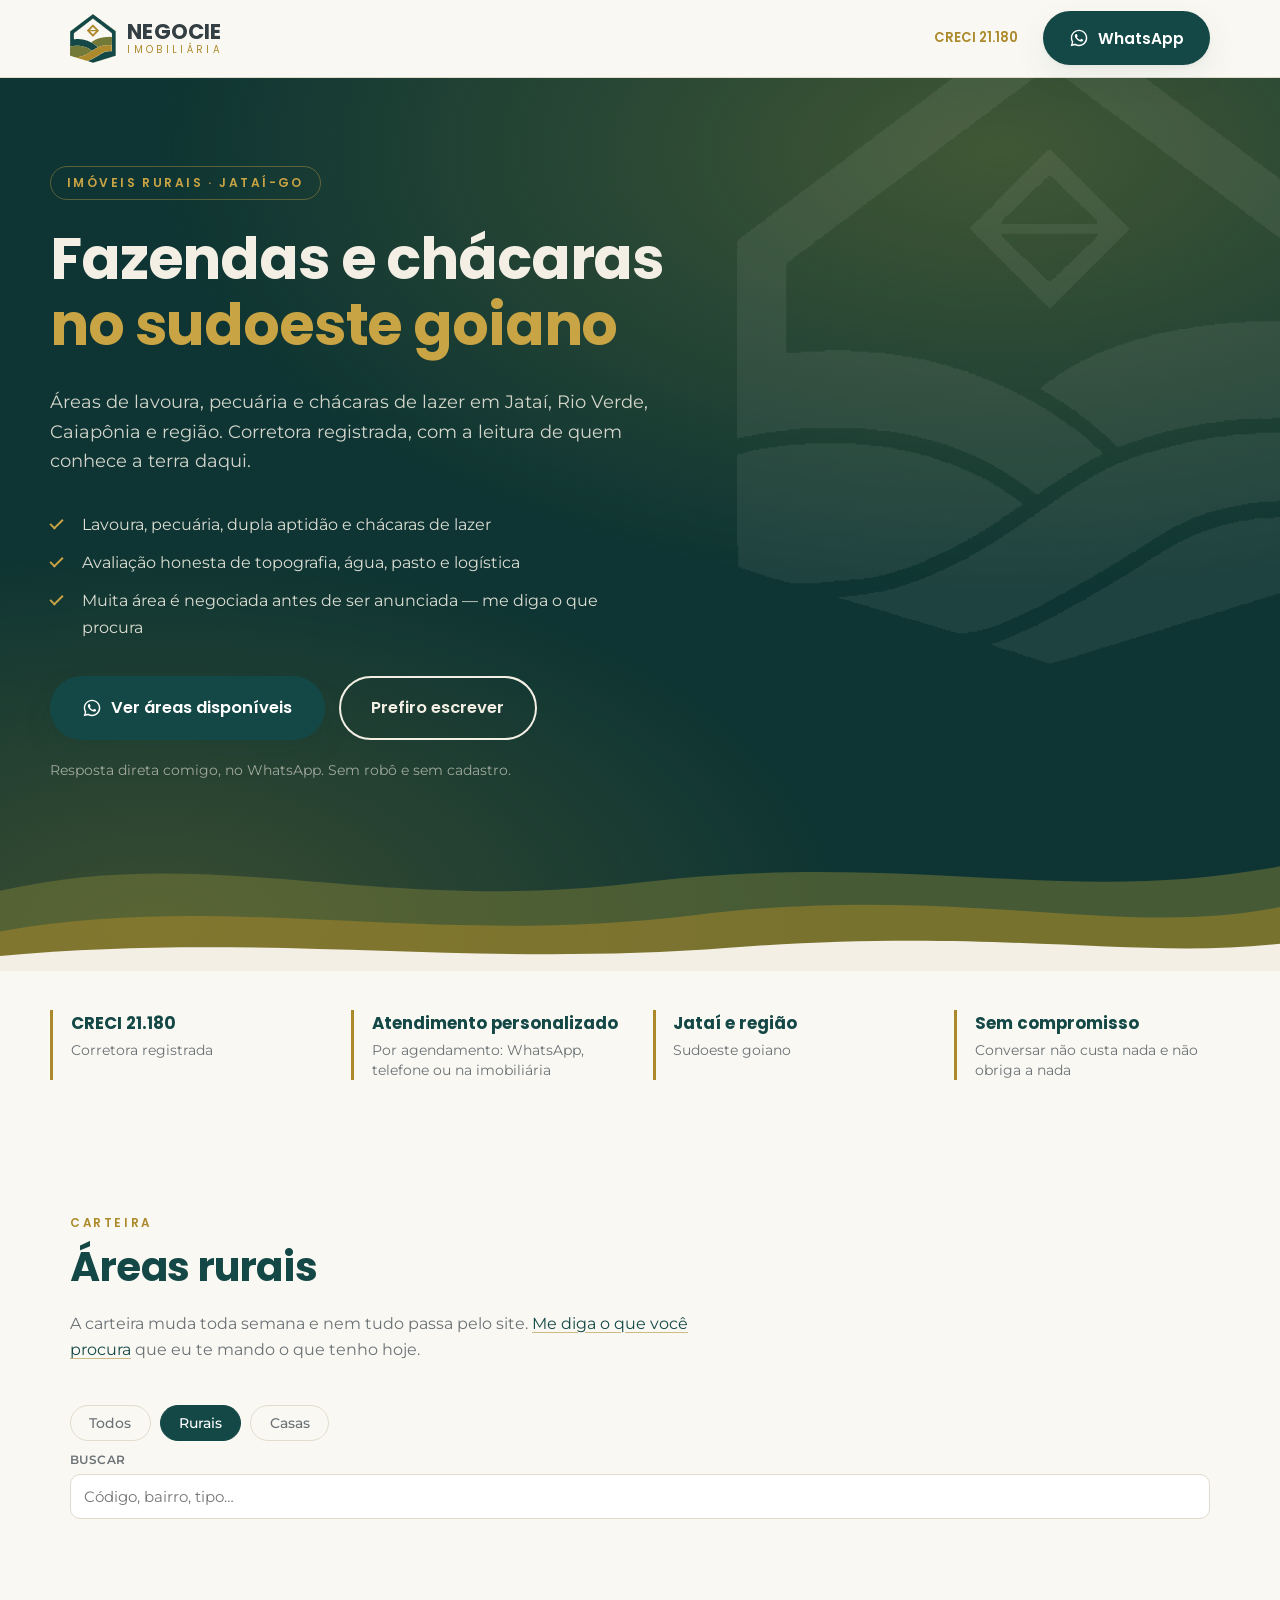
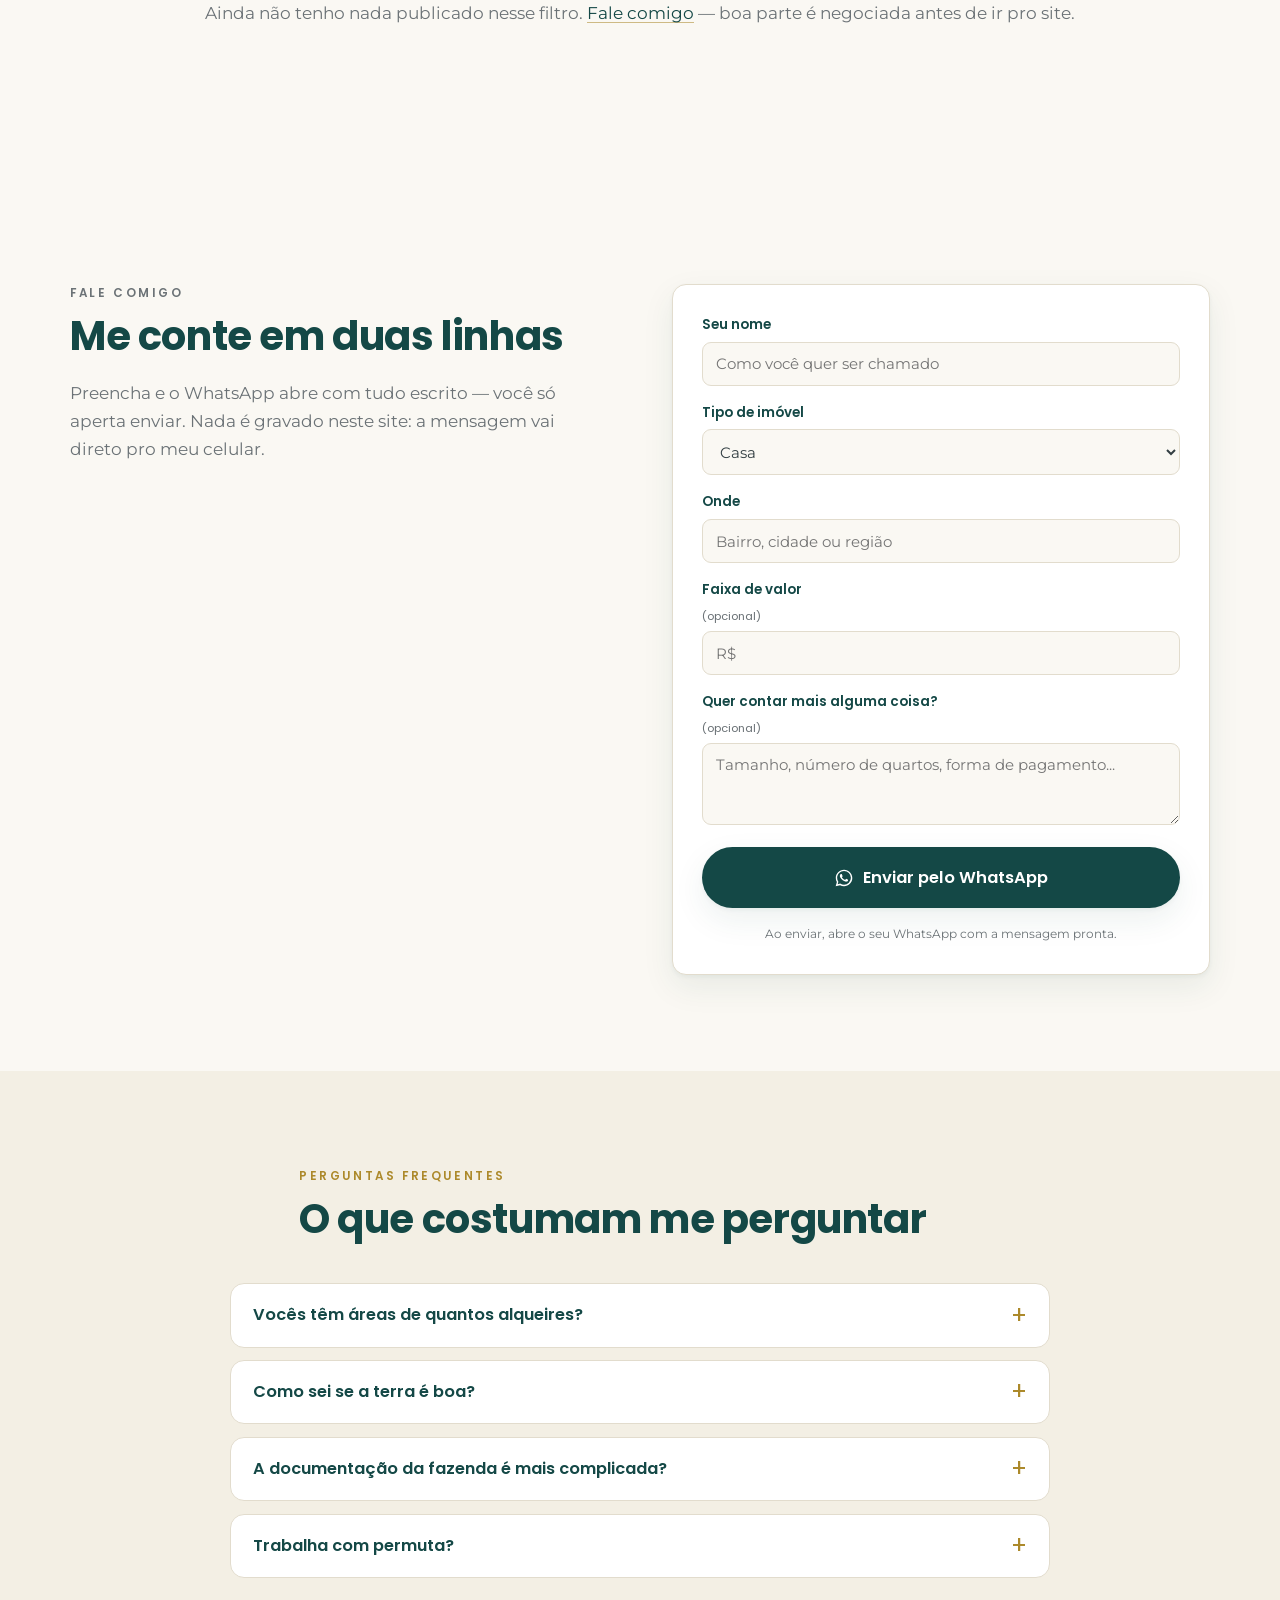
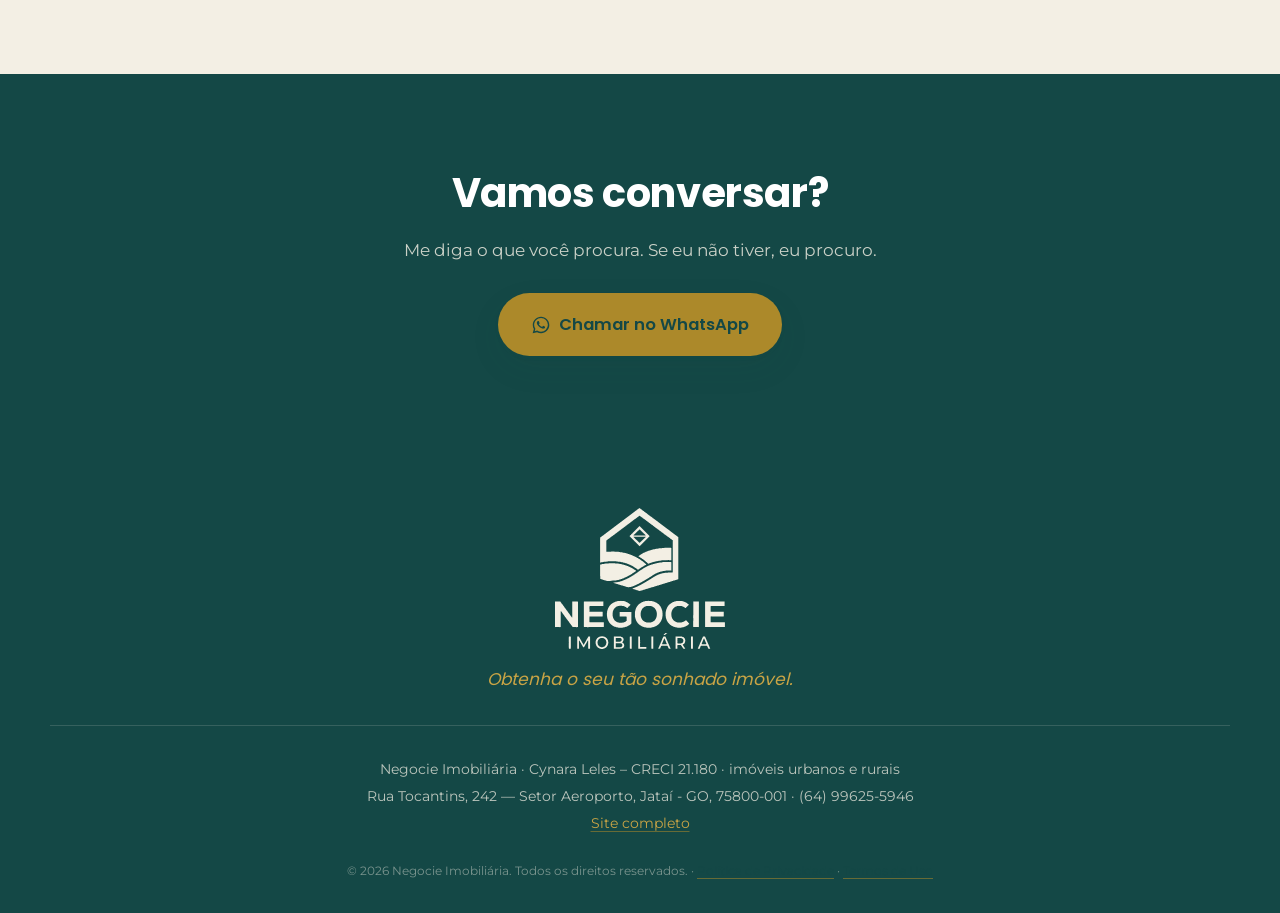
<file: fazenda-a-venda-jatai.html>
<!DOCTYPE html>
<html lang="pt-BR">
<head>
<meta charset="utf-8">
<meta name="viewport" content="width=device-width, initial-scale=1">

<title>Fazendas e chácaras à venda em Jataí e região | CRECI 21.180</title>
<meta name="description" content="Fazendas, chácaras e áreas à venda no sudoeste goiano. Corretora de imóveis rurais em Jataí-GO, CRECI 21.180. Atendimento personalizado e por agendamento.">
<link rel="canonical" href="https://negocieimobiliaria.com.br/fazenda-a-venda-jatai.html">

<meta property="og:type" content="website">
<meta property="og:locale" content="pt_BR">
<meta property="og:title" content="Fazendas e chácaras à venda em Jataí e região | CRECI 21.180">
<meta property="og:description" content="Fazendas, chácaras e áreas à venda no sudoeste goiano. Corretora de imóveis rurais em Jataí-GO, CRECI 21.180. Atendimento personalizado e por agendamento.">
<meta property="og:image" content="https://negocieimobiliaria.com.br/img/marca/negocie_lockup.png">
<meta name="theme-color" content="#144846">

<link rel="icon" href="img/marca/favicon.svg" type="image/svg+xml">
<link rel="apple-touch-icon" href="img/marca/apple-touch-icon.png">

<!-- Fontes da marca servidas pelo próprio site: sem depender do Google para renderizar a identidade dela. Ver fontes/fontes.css. -->
<link rel="stylesheet" href="fontes/fontes.css">

<link rel="stylesheet" href="css/estilo.css">

<script type="application/ld+json">
{
  "@context": "https://schema.org",
  "@type": "FAQPage",
  "mainEntity": [
    {
      "@type": "Question",
      "name": "Vocês têm áreas de quantos alqueires?",
      "acceptedAnswer": {
        "@type": "Answer",
        "text": "Varia bastante, de chácaras de poucos hectares a fazendas grandes. Me diga o tamanho e a finalidade — lavoura, pecuária ou lazer — que eu filtro o que serve."
      }
    },
    {
      "@type": "Question",
      "name": "Como sei se a terra é boa?",
      "acceptedAnswer": {
        "@type": "Answer",
        "text": "Não é só o preço do alqueire. Olho topografia, percentual de argila, água, pasto formado e a distância até armazém — é isso que muda o valor real da área."
      }
    },
    {
      "@type": "Question",
      "name": "A documentação da fazenda é mais complicada?",
      "acceptedAnswer": {
        "@type": "Answer",
        "text": "Tem particularidades: matrícula, georreferenciamento, CAR, reserva legal. Eu acompanho essa parte junto com você, não deixo você descobrir problema depois."
      }
    },
    {
      "@type": "Question",
      "name": "Trabalha com permuta?",
      "acceptedAnswer": {
        "@type": "Answer",
        "text": "Trabalho. Permuta por grãos, por imóvel urbano ou negociação mista são comuns por aqui. Vale conversar sobre o formato antes de descartar um negócio."
      }
    }
  ]
}
</script>
</head>

<!-- data-pagina entra na mensagem do WhatsApp: a Cynara sabe de qual anúncio veio o contato -->
<body data-pagina="NG-RURAL">

<!-- Cabeçalho de landing: sem menu, de propósito. Uma ação possível, não sete. -->
<header class="cabecalho cabecalho--landing">
  <div class="faixa">
    <a class="marca" href="index.html" aria-label="Negocie Imobiliária">
      <img src="img/marca/negocie_marca.svg" alt="" class="marca__simbolo" width="60" height="64">
      <span class="marca__texto"><strong>NEGOCIE</strong><em>IMOBILIÁRIA</em></span>
    </a>
    <span class="cabecalho__creci">CRECI 21.180</span>
    <a class="botao botao--zap" data-zap="Olá, Negocie Imobiliária! Estou procurando área rural. Quero saber o que você tem."><svg class="icone-zap" viewBox="0 0 24 24" aria-hidden="true"><path d="M12.04 2C6.58 2 2.13 6.45 2.13 11.91c0 1.75.46 3.46 1.32 4.96L2 22l5.25-1.38a9.9 9.9 0 0 0 4.79 1.22h.01c5.46 0 9.91-4.45 9.91-9.91S17.5 2 12.04 2zm0 18.02h-.01a8.2 8.2 0 0 1-4.19-1.15l-.3-.18-3.12.82.83-3.04-.2-.31a8.19 8.19 0 0 1-1.26-4.37c0-4.54 3.7-8.23 8.25-8.23a8.23 8.23 0 0 1 0 16.46zm4.52-6.16c-.25-.12-1.47-.72-1.69-.81-.23-.08-.39-.12-.56.13-.16.24-.64.8-.79.97-.14.16-.29.18-.54.06-.25-.12-1.05-.39-1.99-1.23-.74-.66-1.23-1.47-1.38-1.72-.14-.25-.01-.38.11-.5.11-.11.25-.29.37-.43.13-.15.17-.25.25-.41.08-.17.04-.31-.02-.43-.06-.12-.56-1.34-.76-1.84-.2-.48-.4-.42-.56-.43h-.48c-.16 0-.43.06-.65.31-.22.25-.85.83-.85 2.03s.87 2.35.99 2.51c.12.16 1.71 2.61 4.14 3.66.58.25 1.03.4 1.38.51.58.19 1.11.16 1.53.1.47-.07 1.47-.6 1.67-1.18.21-.58.21-1.07.15-1.18-.06-.11-.22-.17-.47-.29z"/></svg>WhatsApp</a>
  </div>
</header>

<main>

<section class="hero hero--landing">
  <div class="hero__conteudo">
    <p class="hero__selo">Imóveis rurais · Jataí-GO</p>
    <h1>Fazendas e chácaras<br><span>no sudoeste goiano</span></h1>
    <p class="hero__texto">Áreas de lavoura, pecuária e chácaras de lazer em Jataí, Rio Verde, Caiapônia e região. Corretora registrada, com a leitura de quem conhece a terra daqui.</p>
    <ul class="hero__bullets">
      <li>Lavoura, pecuária, dupla aptidão e chácaras de lazer</li>
      <li>Avaliação honesta de topografia, água, pasto e logística</li>
      <li>Muita área é negociada antes de ser anunciada — me diga o que procura</li>
    </ul>
    <div class="hero__acoes">
      <a class="botao botao--zap botao--grande" data-zap="Olá, Negocie Imobiliária! Estou procurando área rural. Quero saber o que você tem."><svg class="icone-zap" viewBox="0 0 24 24" aria-hidden="true"><path d="M12.04 2C6.58 2 2.13 6.45 2.13 11.91c0 1.75.46 3.46 1.32 4.96L2 22l5.25-1.38a9.9 9.9 0 0 0 4.79 1.22h.01c5.46 0 9.91-4.45 9.91-9.91S17.5 2 12.04 2zm0 18.02h-.01a8.2 8.2 0 0 1-4.19-1.15l-.3-.18-3.12.82.83-3.04-.2-.31a8.19 8.19 0 0 1-1.26-4.37c0-4.54 3.7-8.23 8.25-8.23a8.23 8.23 0 0 1 0 16.46zm4.52-6.16c-.25-.12-1.47-.72-1.69-.81-.23-.08-.39-.12-.56.13-.16.24-.64.8-.79.97-.14.16-.29.18-.54.06-.25-.12-1.05-.39-1.99-1.23-.74-.66-1.23-1.47-1.38-1.72-.14-.25-.01-.38.11-.5.11-.11.25-.29.37-.43.13-.15.17-.25.25-.41.08-.17.04-.31-.02-.43-.06-.12-.56-1.34-.76-1.84-.2-.48-.4-.42-.56-.43h-.48c-.16 0-.43.06-.65.31-.22.25-.85.83-.85 2.03s.87 2.35.99 2.51c.12.16 1.71 2.61 4.14 3.66.58.25 1.03.4 1.38.51.58.19 1.11.16 1.53.1.47-.07 1.47-.6 1.67-1.18.21-.58.21-1.07.15-1.18-.06-.11-.22-.17-.47-.29z"/></svg>Ver áreas disponíveis</a>
      <a class="botao botao--vazado botao--grande" href="#fale">Prefiro escrever</a>
    </div>
    <p class="hero__miudo">Resposta direta comigo, no WhatsApp. Sem robô e sem cadastro.</p>
  </div>

  <svg class="hero__colinas" viewBox="0 0 1440 220" preserveAspectRatio="none" aria-hidden="true">
    <path fill="#737937" d="M0,120 C240,60 420,150 720,110 C1020,70 1200,140 1440,90 L1440,220 L0,220 Z"/>
    <path fill="#ac892a" d="M0,170 C260,120 480,190 780,150 C1080,110 1260,180 1440,140 L1440,220 L0,220 Z"/>
    <path fill="#f3efe4" d="M0,200 C300,170 520,215 820,190 C1120,165 1280,205 1440,185 L1440,220 L0,220 Z"/>
  </svg>
</section>

<section class="credenciais" aria-label="Credenciais">
  <ul>
    <li><strong>CRECI 21.180</strong><span>Corretora registrada</span></li>
    <li><strong>Atendimento personalizado</strong><span>Por agendamento: WhatsApp, telefone ou na imobiliária</span></li>
    <li><strong>Jataí e região</strong><span>Sudoeste goiano</span></li>
    <li><strong>Sem compromisso</strong><span>Conversar não custa nada e não obriga a nada</span></li>
  </ul>
</section>

<section class="secao" id="imoveis">
  <div class="secao__cabeca">
    <p class="olho">Carteira</p>
    <h2>Áreas rurais</h2>
    <p class="secao__texto">
      A carteira muda toda semana e nem tudo passa pelo site.
      <a data-zap="Olá, Negocie Imobiliária! Estou procurando área rural. Quero saber o que você tem.">Me diga o que você procura</a> que eu te mando o que tenho hoje.
    </p>
  </div>

  <div class="filtros" role="group" aria-label="Filtrar imóveis">
    <!-- botões e busca montados pelo js/site.js a partir de js/parametros.js + js/imoveis.js (LEGO, 10/10/2026) -->
  </div>

  <div class="grade" id="grade-imoveis" data-filtro-inicial="rural" aria-live="polite"></div>

  <p class="grade__vazio" id="grade-vazio" hidden>
    Ainda não tenho nada publicado nesse filtro.
    <a data-zap="Olá, Negocie Imobiliária! Estou procurando área rural. Quero saber o que você tem.">Fale comigo</a> — boa parte é negociada antes de ir pro site.
  </p>
</section>

<section class="secao" id="fale">
  <div class="anunciar">
    <div class="anunciar__texto">
      <p class="olho">Fale comigo</p>
      <h2>Me conte em duas linhas</h2>
      <p>
        Preencha e o WhatsApp abre com tudo escrito — você só aperta enviar.
        Nada é gravado neste site: a mensagem vai direto pro meu celular.
      </p>
    </div>

    <form class="formulario" id="form-anunciar">
      <label>Seu nome
        <input type="text" name="nome" required autocomplete="name" placeholder="Como você quer ser chamado">
      </label>
      <label>Tipo de imóvel
        <select name="tipo">
          <option>Casa</option>
          <option>Apartamento</option>
          <option>Lote / terreno</option>
          <option>Ponto comercial</option>
          <option>Chácara</option>
          <option>Fazenda / área rural</option>
          <option>Outro</option>
        </select>
      </label>
      <label>Onde
        <input type="text" name="local" required placeholder="Bairro, cidade ou região">
      </label>
      <label>Faixa de valor <small>(opcional)</small>
        <input type="text" name="valor" inputmode="numeric" placeholder="R$">
      </label>
      <label>Quer contar mais alguma coisa? <small>(opcional)</small>
        <textarea name="obs" rows="3" placeholder="Tamanho, número de quartos, forma de pagamento..."></textarea>
      </label>
      <button class="botao botao--zap botao--grande" type="submit"><svg class="icone-zap" viewBox="0 0 24 24" aria-hidden="true"><path d="M12.04 2C6.58 2 2.13 6.45 2.13 11.91c0 1.75.46 3.46 1.32 4.96L2 22l5.25-1.38a9.9 9.9 0 0 0 4.79 1.22h.01c5.46 0 9.91-4.45 9.91-9.91S17.5 2 12.04 2zm0 18.02h-.01a8.2 8.2 0 0 1-4.19-1.15l-.3-.18-3.12.82.83-3.04-.2-.31a8.19 8.19 0 0 1-1.26-4.37c0-4.54 3.7-8.23 8.25-8.23a8.23 8.23 0 0 1 0 16.46zm4.52-6.16c-.25-.12-1.47-.72-1.69-.81-.23-.08-.39-.12-.56.13-.16.24-.64.8-.79.97-.14.16-.29.18-.54.06-.25-.12-1.05-.39-1.99-1.23-.74-.66-1.23-1.47-1.38-1.72-.14-.25-.01-.38.11-.5.11-.11.25-.29.37-.43.13-.15.17-.25.25-.41.08-.17.04-.31-.02-.43-.06-.12-.56-1.34-.76-1.84-.2-.48-.4-.42-.56-.43h-.48c-.16 0-.43.06-.65.31-.22.25-.85.83-.85 2.03s.87 2.35.99 2.51c.12.16 1.71 2.61 4.14 3.66.58.25 1.03.4 1.38.51.58.19 1.11.16 1.53.1.47-.07 1.47-.6 1.67-1.18.21-.58.21-1.07.15-1.18-.06-.11-.22-.17-.47-.29z"/></svg>Enviar pelo WhatsApp</button>
      <p class="formulario__aviso">Ao enviar, abre o seu WhatsApp com a mensagem pronta.</p>
    </form>
  </div>
</section>

<section class="secao secao--creme">
  <div class="secao__cabeca">
    <p class="olho">Perguntas frequentes</p>
    <h2>O que costumam me perguntar</h2>
  </div>
  <div class="faq">
      <details class="faq__item">
        <summary>Vocês têm áreas de quantos alqueires?</summary>
        <p>Varia bastante, de chácaras de poucos hectares a fazendas grandes. Me diga o tamanho e a finalidade — lavoura, pecuária ou lazer — que eu filtro o que serve.</p>
      </details>
      <details class="faq__item">
        <summary>Como sei se a terra é boa?</summary>
        <p>Não é só o preço do alqueire. Olho topografia, percentual de argila, água, pasto formado e a distância até armazém — é isso que muda o valor real da área.</p>
      </details>
      <details class="faq__item">
        <summary>A documentação da fazenda é mais complicada?</summary>
        <p>Tem particularidades: matrícula, georreferenciamento, CAR, reserva legal. Eu acompanho essa parte junto com você, não deixo você descobrir problema depois.</p>
      </details>
      <details class="faq__item">
        <summary>Trabalha com permuta?</summary>
        <p>Trabalho. Permuta por grãos, por imóvel urbano ou negociação mista são comuns por aqui. Vale conversar sobre o formato antes de descartar um negócio.</p>
      </details>
  </div>
</section>

<section class="secao secao--verde chamada-final">
  <h2>Vamos conversar?</h2>
  <p>Me diga o que você procura. Se eu não tiver, eu procuro.</p>
  <a class="botao botao--zap botao--grande" data-zap="Olá, Negocie Imobiliária! Estou procurando área rural. Quero saber o que você tem."><svg class="icone-zap" viewBox="0 0 24 24" aria-hidden="true"><path d="M12.04 2C6.58 2 2.13 6.45 2.13 11.91c0 1.75.46 3.46 1.32 4.96L2 22l5.25-1.38a9.9 9.9 0 0 0 4.79 1.22h.01c5.46 0 9.91-4.45 9.91-9.91S17.5 2 12.04 2zm0 18.02h-.01a8.2 8.2 0 0 1-4.19-1.15l-.3-.18-3.12.82.83-3.04-.2-.31a8.19 8.19 0 0 1-1.26-4.37c0-4.54 3.7-8.23 8.25-8.23a8.23 8.23 0 0 1 0 16.46zm4.52-6.16c-.25-.12-1.47-.72-1.69-.81-.23-.08-.39-.12-.56.13-.16.24-.64.8-.79.97-.14.16-.29.18-.54.06-.25-.12-1.05-.39-1.99-1.23-.74-.66-1.23-1.47-1.38-1.72-.14-.25-.01-.38.11-.5.11-.11.25-.29.37-.43.13-.15.17-.25.25-.41.08-.17.04-.31-.02-.43-.06-.12-.56-1.34-.76-1.84-.2-.48-.4-.42-.56-.43h-.48c-.16 0-.43.06-.65.31-.22.25-.85.83-.85 2.03s.87 2.35.99 2.51c.12.16 1.71 2.61 4.14 3.66.58.25 1.03.4 1.38.51.58.19 1.11.16 1.53.1.47-.07 1.47-.6 1.67-1.18.21-.58.21-1.07.15-1.18-.06-.11-.22-.17-.47-.29z"/></svg>Chamar no WhatsApp</a>
</section>

</main>

<footer class="rodape">
  <div class="rodape__topo">
    <span class="rodape__marca" role="img" aria-label="Negocie Imobiliária"></span>
    <p class="rodape__lema">Obtenha o seu tão sonhado imóvel.</p>
  </div>
  <div class="rodape__linha">
    <p class="rodape__legal">Negocie Imobiliária · Cynara Leles – CRECI 21.180 · imóveis urbanos e rurais</p>
    <p>Rua Tocantins, 242 — Setor Aeroporto, Jataí - GO, 75800-001 · (64) 99625-5946</p>
    <p><a href="index.html">Site completo</a></p>
  </div>
  <p class="rodape__miudo">© <span id="ano"></span> Negocie Imobiliária. Todos os direitos reservados. · <a href="privacidade.html">Política de Privacidade</a> · <a href="termos.html">Termos de Uso</a></p>
</footer>

<a class="zap-flutuante" data-zap="Olá, Negocie Imobiliária! Estou procurando área rural. Quero saber o que você tem." aria-label="Falar no WhatsApp">
  <svg viewBox="0 0 24 24" aria-hidden="true"><path d="M12.04 2C6.58 2 2.13 6.45 2.13 11.91c0 1.75.46 3.46 1.32 4.96L2 22l5.25-1.38a9.9 9.9 0 0 0 4.79 1.22h.01c5.46 0 9.91-4.45 9.91-9.91S17.5 2 12.04 2zm0 18.02h-.01a8.2 8.2 0 0 1-4.19-1.15l-.3-.18-3.12.82.83-3.04-.2-.31a8.19 8.19 0 0 1-1.26-4.37c0-4.54 3.7-8.23 8.25-8.23a8.23 8.23 0 0 1 0 16.46zm4.52-6.16c-.25-.12-1.47-.72-1.69-.81-.23-.08-.39-.12-.56.13-.16.24-.64.8-.79.97-.14.16-.29.18-.54.06-.25-.12-1.05-.39-1.99-1.23-.74-.66-1.23-1.47-1.38-1.72-.14-.25-.01-.38.11-.5.11-.11.25-.29.37-.43.13-.15.17-.25.25-.41.08-.17.04-.31-.02-.43-.06-.12-.56-1.34-.76-1.84-.2-.48-.4-.42-.56-.43h-.48c-.16 0-.43.06-.65.31-.22.25-.85.83-.85 2.03s.87 2.35.99 2.51c.12.16 1.71 2.61 4.14 3.66.58.25 1.03.4 1.38.51.58.19 1.11.16 1.53.1.47-.07 1.47-.6 1.67-1.18.21-.58.21-1.07.15-1.18-.06-.11-.22-.17-.47-.29z"/></svg>
</a>

<script src="js/config.js"></script>
<script src="js/rastreio.js"></script>
<script src="js/parametros.js"></script>
<script src="js/imoveis.js"></script>
<script src="js/site.js"></script>
</body>
</html>
</file>
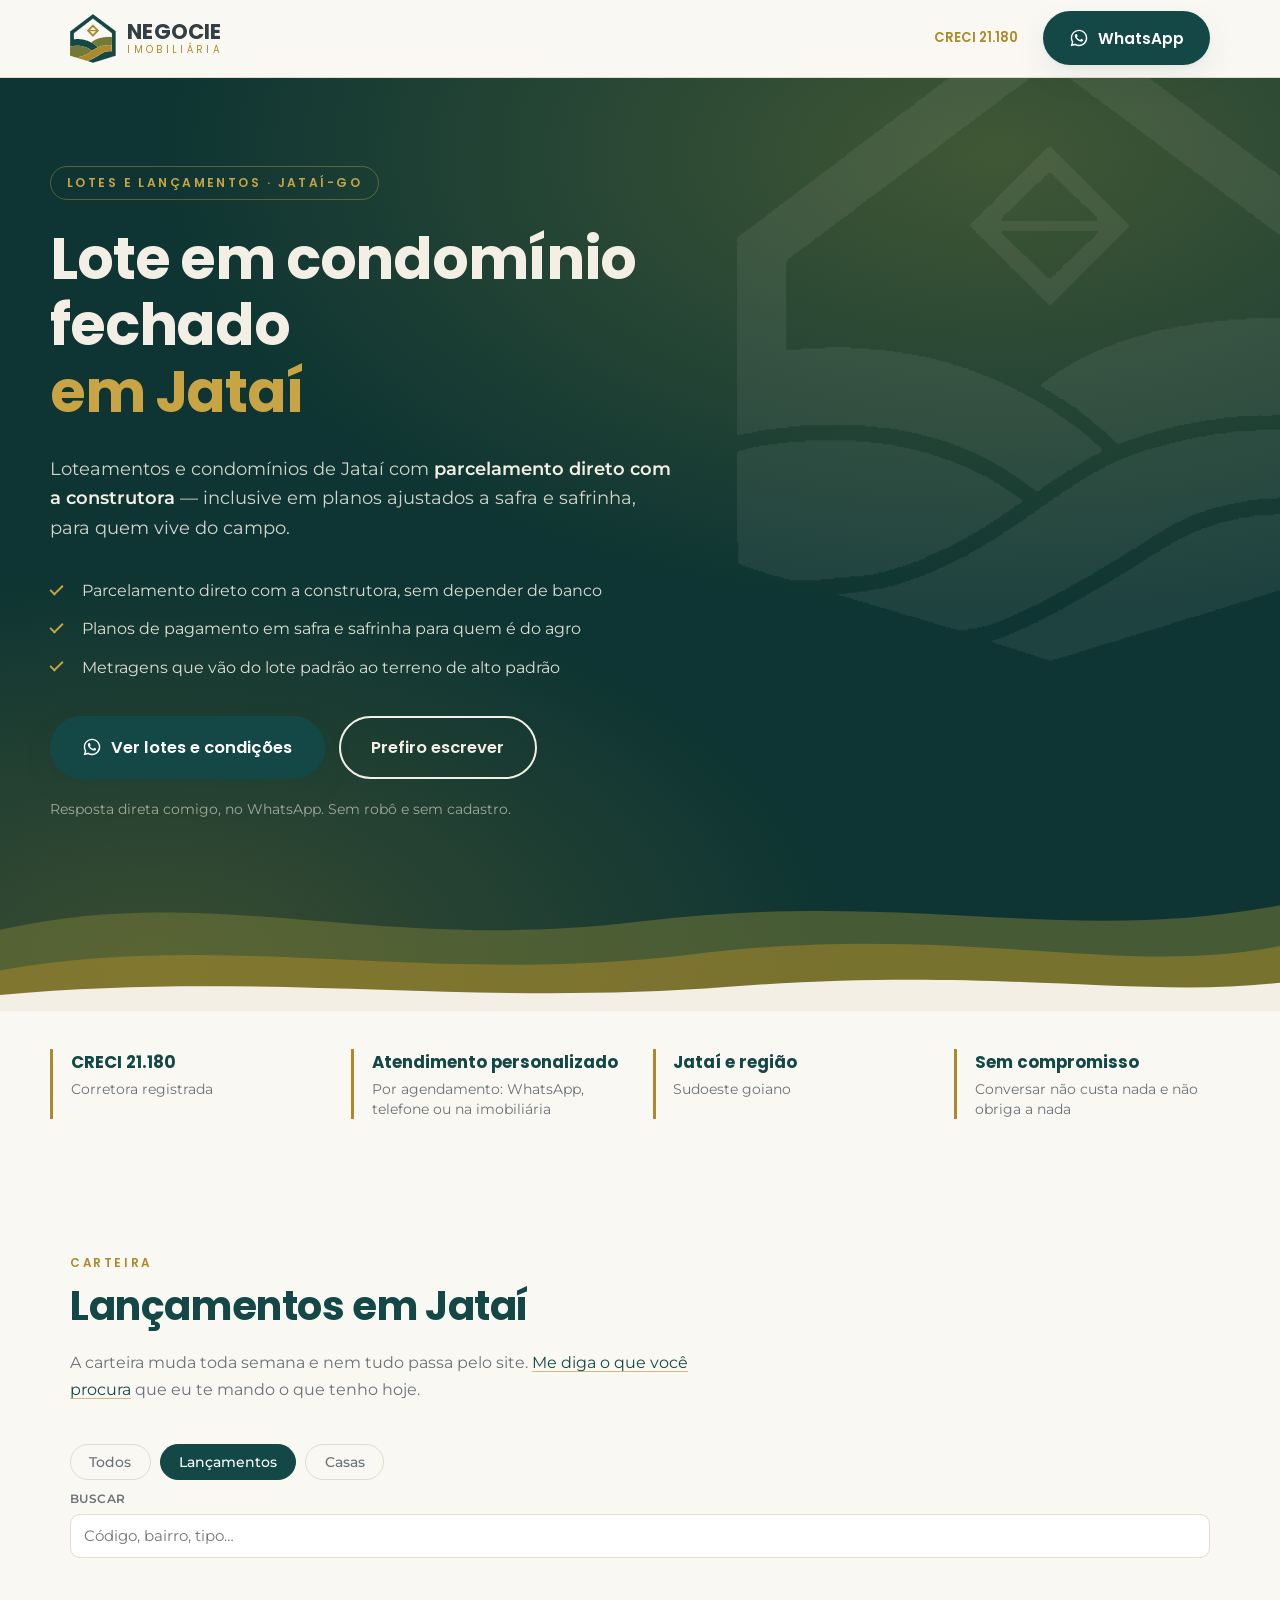
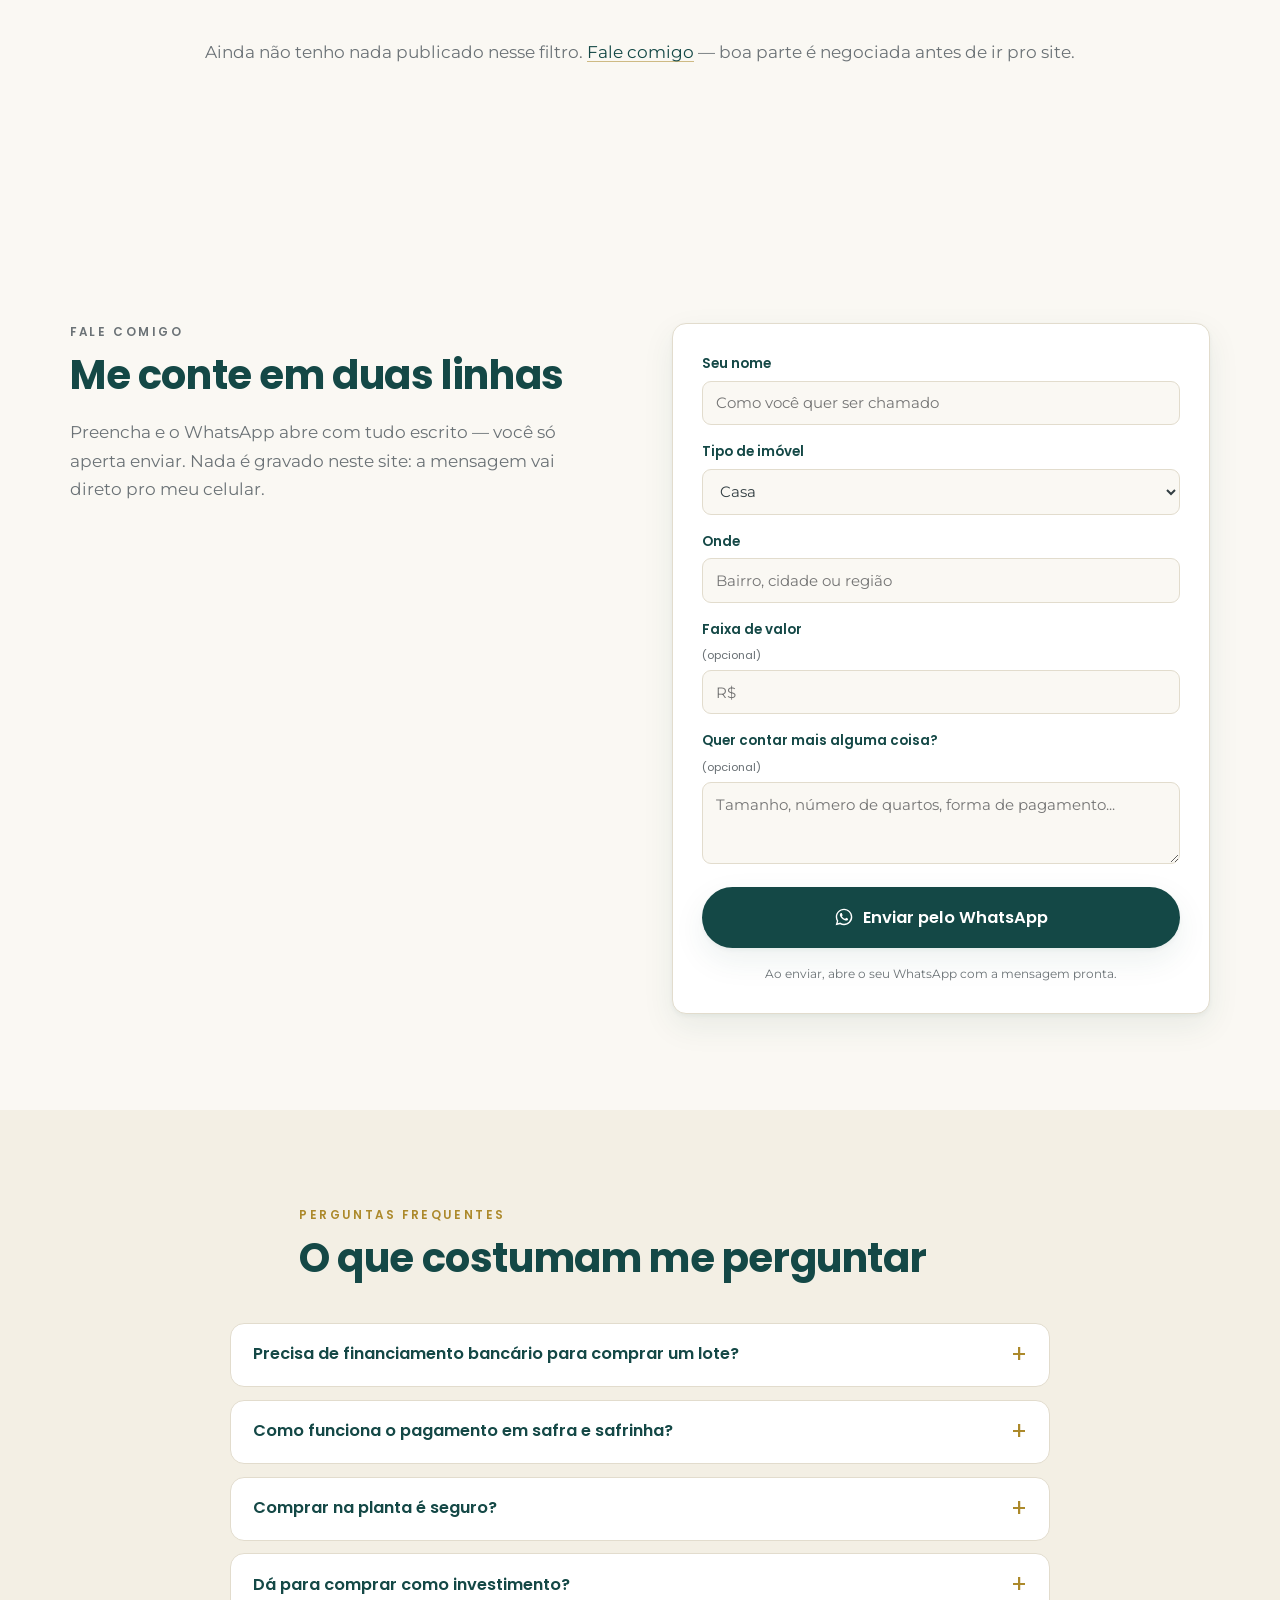
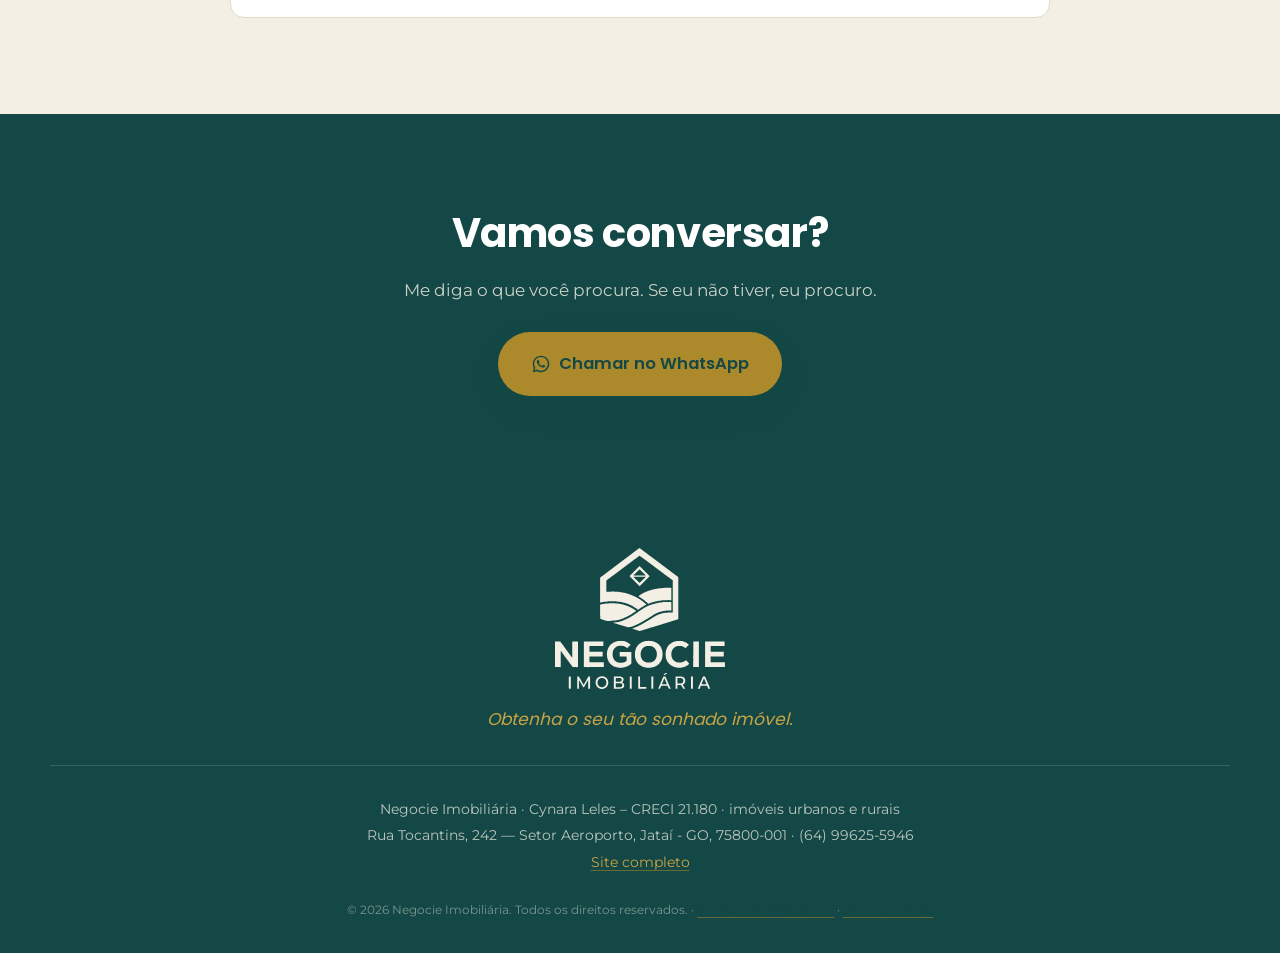
<file: lotes-e-condominios-jatai.html>
<!DOCTYPE html>
<html lang="pt-BR">
<head>
<meta charset="utf-8">
<meta name="viewport" content="width=device-width, initial-scale=1">

<title>Lotes e condomínios fechados em Jataí-GO | Negocie Imobiliária</title>
<meta name="description" content="Lotes em condomínio fechado e loteamentos em Jataí, com parcelamento direto com a construtora, inclusive em planos de safra e safrinha.">
<link rel="canonical" href="https://negocieimobiliaria.com.br/lotes-e-condominios-jatai.html">

<meta property="og:type" content="website">
<meta property="og:locale" content="pt_BR">
<meta property="og:title" content="Lotes e condomínios fechados em Jataí-GO | Negocie Imobiliária">
<meta property="og:description" content="Lotes em condomínio fechado e loteamentos em Jataí, com parcelamento direto com a construtora, inclusive em planos de safra e safrinha.">
<meta property="og:image" content="https://negocieimobiliaria.com.br/img/marca/negocie_lockup.png">
<meta name="theme-color" content="#144846">

<link rel="icon" href="img/marca/favicon.svg" type="image/svg+xml">
<link rel="apple-touch-icon" href="img/marca/apple-touch-icon.png">

<!-- Fontes da marca servidas pelo próprio site: sem depender do Google para renderizar a identidade dela. Ver fontes/fontes.css. -->
<link rel="stylesheet" href="fontes/fontes.css">

<link rel="stylesheet" href="css/estilo.css">

<script type="application/ld+json">
{
  "@context": "https://schema.org",
  "@type": "FAQPage",
  "mainEntity": [
    {
      "@type": "Question",
      "name": "Precisa de financiamento bancário para comprar um lote?",
      "acceptedAnswer": {
        "@type": "Answer",
        "text": "Na maioria dos lançamentos, não. O parcelamento é feito direto com a construtora, o que dispensa a aprovação de banco e costuma ser bem mais rápido."
      }
    },
    {
      "@type": "Question",
      "name": "Como funciona o pagamento em safra e safrinha?",
      "acceptedAnswer": {
        "@type": "Answer",
        "text": "As parcelas maiores caem depois da colheita, quando entra o dinheiro. É o formato que faz sentido para quem vive de lavoura e é uma das condições que consigo negociar."
      }
    },
    {
      "@type": "Question",
      "name": "Comprar na planta é seguro?",
      "acceptedAnswer": {
        "@type": "Answer",
        "text": "É, desde que a documentação do empreendimento esteja em ordem. Essa conferência é parte do meu trabalho: eu olho o registro antes de te recomendar qualquer coisa."
      }
    },
    {
      "@type": "Question",
      "name": "Dá para comprar como investimento?",
      "acceptedAnswer": {
        "@type": "Answer",
        "text": "É o que muita gente faz aqui. Setor em expansão em Jataí tem valorizado, e o lote é a porta de entrada mais barata. Posso te mostrar quais áreas estão crescendo."
      }
    }
  ]
}
</script>
</head>

<!-- data-pagina entra na mensagem do WhatsApp: a Cynara sabe de qual anúncio veio o contato -->
<body data-pagina="NG-LANCAMENTOS">

<!-- Cabeçalho de landing: sem menu, de propósito. Uma ação possível, não sete. -->
<header class="cabecalho cabecalho--landing">
  <div class="faixa">
    <a class="marca" href="index.html" aria-label="Negocie Imobiliária">
      <img src="img/marca/negocie_marca.svg" alt="" class="marca__simbolo" width="60" height="64">
      <span class="marca__texto"><strong>NEGOCIE</strong><em>IMOBILIÁRIA</em></span>
    </a>
    <span class="cabecalho__creci">CRECI 21.180</span>
    <a class="botao botao--zap" data-zap="Olá, Negocie Imobiliária! Quero saber dos lotes e condomínios em Jataí."><svg class="icone-zap" viewBox="0 0 24 24" aria-hidden="true"><path d="M12.04 2C6.58 2 2.13 6.45 2.13 11.91c0 1.75.46 3.46 1.32 4.96L2 22l5.25-1.38a9.9 9.9 0 0 0 4.79 1.22h.01c5.46 0 9.91-4.45 9.91-9.91S17.5 2 12.04 2zm0 18.02h-.01a8.2 8.2 0 0 1-4.19-1.15l-.3-.18-3.12.82.83-3.04-.2-.31a8.19 8.19 0 0 1-1.26-4.37c0-4.54 3.7-8.23 8.25-8.23a8.23 8.23 0 0 1 0 16.46zm4.52-6.16c-.25-.12-1.47-.72-1.69-.81-.23-.08-.39-.12-.56.13-.16.24-.64.8-.79.97-.14.16-.29.18-.54.06-.25-.12-1.05-.39-1.99-1.23-.74-.66-1.23-1.47-1.38-1.72-.14-.25-.01-.38.11-.5.11-.11.25-.29.37-.43.13-.15.17-.25.25-.41.08-.17.04-.31-.02-.43-.06-.12-.56-1.34-.76-1.84-.2-.48-.4-.42-.56-.43h-.48c-.16 0-.43.06-.65.31-.22.25-.85.83-.85 2.03s.87 2.35.99 2.51c.12.16 1.71 2.61 4.14 3.66.58.25 1.03.4 1.38.51.58.19 1.11.16 1.53.1.47-.07 1.47-.6 1.67-1.18.21-.58.21-1.07.15-1.18-.06-.11-.22-.17-.47-.29z"/></svg>WhatsApp</a>
  </div>
</header>

<main>

<section class="hero hero--landing">
  <div class="hero__conteudo">
    <p class="hero__selo">Lotes e lançamentos · Jataí-GO</p>
    <h1>Lote em condomínio fechado<br><span>em Jataí</span></h1>
    <p class="hero__texto">Loteamentos e condomínios de Jataí com <strong>parcelamento direto com a construtora</strong> — inclusive em planos ajustados a safra e safrinha, para quem vive do campo.</p>
    <ul class="hero__bullets">
      <li>Parcelamento direto com a construtora, sem depender de banco</li>
      <li>Planos de pagamento em safra e safrinha para quem é do agro</li>
      <li>Metragens que vão do lote padrão ao terreno de alto padrão</li>
    </ul>
    <div class="hero__acoes">
      <a class="botao botao--zap botao--grande" data-zap="Olá, Negocie Imobiliária! Quero saber dos lotes e condomínios em Jataí."><svg class="icone-zap" viewBox="0 0 24 24" aria-hidden="true"><path d="M12.04 2C6.58 2 2.13 6.45 2.13 11.91c0 1.75.46 3.46 1.32 4.96L2 22l5.25-1.38a9.9 9.9 0 0 0 4.79 1.22h.01c5.46 0 9.91-4.45 9.91-9.91S17.5 2 12.04 2zm0 18.02h-.01a8.2 8.2 0 0 1-4.19-1.15l-.3-.18-3.12.82.83-3.04-.2-.31a8.19 8.19 0 0 1-1.26-4.37c0-4.54 3.7-8.23 8.25-8.23a8.23 8.23 0 0 1 0 16.46zm4.52-6.16c-.25-.12-1.47-.72-1.69-.81-.23-.08-.39-.12-.56.13-.16.24-.64.8-.79.97-.14.16-.29.18-.54.06-.25-.12-1.05-.39-1.99-1.23-.74-.66-1.23-1.47-1.38-1.72-.14-.25-.01-.38.11-.5.11-.11.25-.29.37-.43.13-.15.17-.25.25-.41.08-.17.04-.31-.02-.43-.06-.12-.56-1.34-.76-1.84-.2-.48-.4-.42-.56-.43h-.48c-.16 0-.43.06-.65.31-.22.25-.85.83-.85 2.03s.87 2.35.99 2.51c.12.16 1.71 2.61 4.14 3.66.58.25 1.03.4 1.38.51.58.19 1.11.16 1.53.1.47-.07 1.47-.6 1.67-1.18.21-.58.21-1.07.15-1.18-.06-.11-.22-.17-.47-.29z"/></svg>Ver lotes e condições</a>
      <a class="botao botao--vazado botao--grande" href="#fale">Prefiro escrever</a>
    </div>
    <p class="hero__miudo">Resposta direta comigo, no WhatsApp. Sem robô e sem cadastro.</p>
  </div>

  <svg class="hero__colinas" viewBox="0 0 1440 220" preserveAspectRatio="none" aria-hidden="true">
    <path fill="#737937" d="M0,120 C240,60 420,150 720,110 C1020,70 1200,140 1440,90 L1440,220 L0,220 Z"/>
    <path fill="#ac892a" d="M0,170 C260,120 480,190 780,150 C1080,110 1260,180 1440,140 L1440,220 L0,220 Z"/>
    <path fill="#f3efe4" d="M0,200 C300,170 520,215 820,190 C1120,165 1280,205 1440,185 L1440,220 L0,220 Z"/>
  </svg>
</section>

<section class="credenciais" aria-label="Credenciais">
  <ul>
    <li><strong>CRECI 21.180</strong><span>Corretora registrada</span></li>
    <li><strong>Atendimento personalizado</strong><span>Por agendamento: WhatsApp, telefone ou na imobiliária</span></li>
    <li><strong>Jataí e região</strong><span>Sudoeste goiano</span></li>
    <li><strong>Sem compromisso</strong><span>Conversar não custa nada e não obriga a nada</span></li>
  </ul>
</section>

<section class="secao" id="imoveis">
  <div class="secao__cabeca">
    <p class="olho">Carteira</p>
    <h2>Lançamentos em Jataí</h2>
    <p class="secao__texto">
      A carteira muda toda semana e nem tudo passa pelo site.
      <a data-zap="Olá, Negocie Imobiliária! Quero saber dos lotes e condomínios em Jataí.">Me diga o que você procura</a> que eu te mando o que tenho hoje.
    </p>
  </div>

  <div class="filtros" role="group" aria-label="Filtrar imóveis">
    <!-- botões e busca montados pelo js/site.js a partir de js/parametros.js + js/imoveis.js (LEGO, 10/10/2026) -->
  </div>

  <div class="grade" id="grade-imoveis" data-filtro-inicial="lancamento" aria-live="polite"></div>

  <p class="grade__vazio" id="grade-vazio" hidden>
    Ainda não tenho nada publicado nesse filtro.
    <a data-zap="Olá, Negocie Imobiliária! Quero saber dos lotes e condomínios em Jataí.">Fale comigo</a> — boa parte é negociada antes de ir pro site.
  </p>
</section>

<section class="secao" id="fale">
  <div class="anunciar">
    <div class="anunciar__texto">
      <p class="olho">Fale comigo</p>
      <h2>Me conte em duas linhas</h2>
      <p>
        Preencha e o WhatsApp abre com tudo escrito — você só aperta enviar.
        Nada é gravado neste site: a mensagem vai direto pro meu celular.
      </p>
    </div>

    <form class="formulario" id="form-anunciar">
      <label>Seu nome
        <input type="text" name="nome" required autocomplete="name" placeholder="Como você quer ser chamado">
      </label>
      <label>Tipo de imóvel
        <select name="tipo">
          <option>Casa</option>
          <option>Apartamento</option>
          <option>Lote / terreno</option>
          <option>Ponto comercial</option>
          <option>Chácara</option>
          <option>Fazenda / área rural</option>
          <option>Outro</option>
        </select>
      </label>
      <label>Onde
        <input type="text" name="local" required placeholder="Bairro, cidade ou região">
      </label>
      <label>Faixa de valor <small>(opcional)</small>
        <input type="text" name="valor" inputmode="numeric" placeholder="R$">
      </label>
      <label>Quer contar mais alguma coisa? <small>(opcional)</small>
        <textarea name="obs" rows="3" placeholder="Tamanho, número de quartos, forma de pagamento..."></textarea>
      </label>
      <button class="botao botao--zap botao--grande" type="submit"><svg class="icone-zap" viewBox="0 0 24 24" aria-hidden="true"><path d="M12.04 2C6.58 2 2.13 6.45 2.13 11.91c0 1.75.46 3.46 1.32 4.96L2 22l5.25-1.38a9.9 9.9 0 0 0 4.79 1.22h.01c5.46 0 9.91-4.45 9.91-9.91S17.5 2 12.04 2zm0 18.02h-.01a8.2 8.2 0 0 1-4.19-1.15l-.3-.18-3.12.82.83-3.04-.2-.31a8.19 8.19 0 0 1-1.26-4.37c0-4.54 3.7-8.23 8.25-8.23a8.23 8.23 0 0 1 0 16.46zm4.52-6.16c-.25-.12-1.47-.72-1.69-.81-.23-.08-.39-.12-.56.13-.16.24-.64.8-.79.97-.14.16-.29.18-.54.06-.25-.12-1.05-.39-1.99-1.23-.74-.66-1.23-1.47-1.38-1.72-.14-.25-.01-.38.11-.5.11-.11.25-.29.37-.43.13-.15.17-.25.25-.41.08-.17.04-.31-.02-.43-.06-.12-.56-1.34-.76-1.84-.2-.48-.4-.42-.56-.43h-.48c-.16 0-.43.06-.65.31-.22.25-.85.83-.85 2.03s.87 2.35.99 2.51c.12.16 1.71 2.61 4.14 3.66.58.25 1.03.4 1.38.51.58.19 1.11.16 1.53.1.47-.07 1.47-.6 1.67-1.18.21-.58.21-1.07.15-1.18-.06-.11-.22-.17-.47-.29z"/></svg>Enviar pelo WhatsApp</button>
      <p class="formulario__aviso">Ao enviar, abre o seu WhatsApp com a mensagem pronta.</p>
    </form>
  </div>
</section>

<section class="secao secao--creme">
  <div class="secao__cabeca">
    <p class="olho">Perguntas frequentes</p>
    <h2>O que costumam me perguntar</h2>
  </div>
  <div class="faq">
      <details class="faq__item">
        <summary>Precisa de financiamento bancário para comprar um lote?</summary>
        <p>Na maioria dos lançamentos, não. O parcelamento é feito direto com a construtora, o que dispensa a aprovação de banco e costuma ser bem mais rápido.</p>
      </details>
      <details class="faq__item">
        <summary>Como funciona o pagamento em safra e safrinha?</summary>
        <p>As parcelas maiores caem depois da colheita, quando entra o dinheiro. É o formato que faz sentido para quem vive de lavoura e é uma das condições que consigo negociar.</p>
      </details>
      <details class="faq__item">
        <summary>Comprar na planta é seguro?</summary>
        <p>É, desde que a documentação do empreendimento esteja em ordem. Essa conferência é parte do meu trabalho: eu olho o registro antes de te recomendar qualquer coisa.</p>
      </details>
      <details class="faq__item">
        <summary>Dá para comprar como investimento?</summary>
        <p>É o que muita gente faz aqui. Setor em expansão em Jataí tem valorizado, e o lote é a porta de entrada mais barata. Posso te mostrar quais áreas estão crescendo.</p>
      </details>
  </div>
</section>

<section class="secao secao--verde chamada-final">
  <h2>Vamos conversar?</h2>
  <p>Me diga o que você procura. Se eu não tiver, eu procuro.</p>
  <a class="botao botao--zap botao--grande" data-zap="Olá, Negocie Imobiliária! Quero saber dos lotes e condomínios em Jataí."><svg class="icone-zap" viewBox="0 0 24 24" aria-hidden="true"><path d="M12.04 2C6.58 2 2.13 6.45 2.13 11.91c0 1.75.46 3.46 1.32 4.96L2 22l5.25-1.38a9.9 9.9 0 0 0 4.79 1.22h.01c5.46 0 9.91-4.45 9.91-9.91S17.5 2 12.04 2zm0 18.02h-.01a8.2 8.2 0 0 1-4.19-1.15l-.3-.18-3.12.82.83-3.04-.2-.31a8.19 8.19 0 0 1-1.26-4.37c0-4.54 3.7-8.23 8.25-8.23a8.23 8.23 0 0 1 0 16.46zm4.52-6.16c-.25-.12-1.47-.72-1.69-.81-.23-.08-.39-.12-.56.13-.16.24-.64.8-.79.97-.14.16-.29.18-.54.06-.25-.12-1.05-.39-1.99-1.23-.74-.66-1.23-1.47-1.38-1.72-.14-.25-.01-.38.11-.5.11-.11.25-.29.37-.43.13-.15.17-.25.25-.41.08-.17.04-.31-.02-.43-.06-.12-.56-1.34-.76-1.84-.2-.48-.4-.42-.56-.43h-.48c-.16 0-.43.06-.65.31-.22.25-.85.83-.85 2.03s.87 2.35.99 2.51c.12.16 1.71 2.61 4.14 3.66.58.25 1.03.4 1.38.51.58.19 1.11.16 1.53.1.47-.07 1.47-.6 1.67-1.18.21-.58.21-1.07.15-1.18-.06-.11-.22-.17-.47-.29z"/></svg>Chamar no WhatsApp</a>
</section>

</main>

<footer class="rodape">
  <div class="rodape__topo">
    <span class="rodape__marca" role="img" aria-label="Negocie Imobiliária"></span>
    <p class="rodape__lema">Obtenha o seu tão sonhado imóvel.</p>
  </div>
  <div class="rodape__linha">
    <p class="rodape__legal">Negocie Imobiliária · Cynara Leles – CRECI 21.180 · imóveis urbanos e rurais</p>
    <p>Rua Tocantins, 242 — Setor Aeroporto, Jataí - GO, 75800-001 · (64) 99625-5946</p>
    <p><a href="index.html">Site completo</a></p>
  </div>
  <p class="rodape__miudo">© <span id="ano"></span> Negocie Imobiliária. Todos os direitos reservados. · <a href="privacidade.html">Política de Privacidade</a> · <a href="termos.html">Termos de Uso</a></p>
</footer>

<a class="zap-flutuante" data-zap="Olá, Negocie Imobiliária! Quero saber dos lotes e condomínios em Jataí." aria-label="Falar no WhatsApp">
  <svg viewBox="0 0 24 24" aria-hidden="true"><path d="M12.04 2C6.58 2 2.13 6.45 2.13 11.91c0 1.75.46 3.46 1.32 4.96L2 22l5.25-1.38a9.9 9.9 0 0 0 4.79 1.22h.01c5.46 0 9.91-4.45 9.91-9.91S17.5 2 12.04 2zm0 18.02h-.01a8.2 8.2 0 0 1-4.19-1.15l-.3-.18-3.12.82.83-3.04-.2-.31a8.19 8.19 0 0 1-1.26-4.37c0-4.54 3.7-8.23 8.25-8.23a8.23 8.23 0 0 1 0 16.46zm4.52-6.16c-.25-.12-1.47-.72-1.69-.81-.23-.08-.39-.12-.56.13-.16.24-.64.8-.79.97-.14.16-.29.18-.54.06-.25-.12-1.05-.39-1.99-1.23-.74-.66-1.23-1.47-1.38-1.72-.14-.25-.01-.38.11-.5.11-.11.25-.29.37-.43.13-.15.17-.25.25-.41.08-.17.04-.31-.02-.43-.06-.12-.56-1.34-.76-1.84-.2-.48-.4-.42-.56-.43h-.48c-.16 0-.43.06-.65.31-.22.25-.85.83-.85 2.03s.87 2.35.99 2.51c.12.16 1.71 2.61 4.14 3.66.58.25 1.03.4 1.38.51.58.19 1.11.16 1.53.1.47-.07 1.47-.6 1.67-1.18.21-.58.21-1.07.15-1.18-.06-.11-.22-.17-.47-.29z"/></svg>
</a>

<script src="js/config.js"></script>
<script src="js/rastreio.js"></script>
<script src="js/parametros.js"></script>
<script src="js/imoveis.js"></script>
<script src="js/site.js"></script>
</body>
</html>
</file>
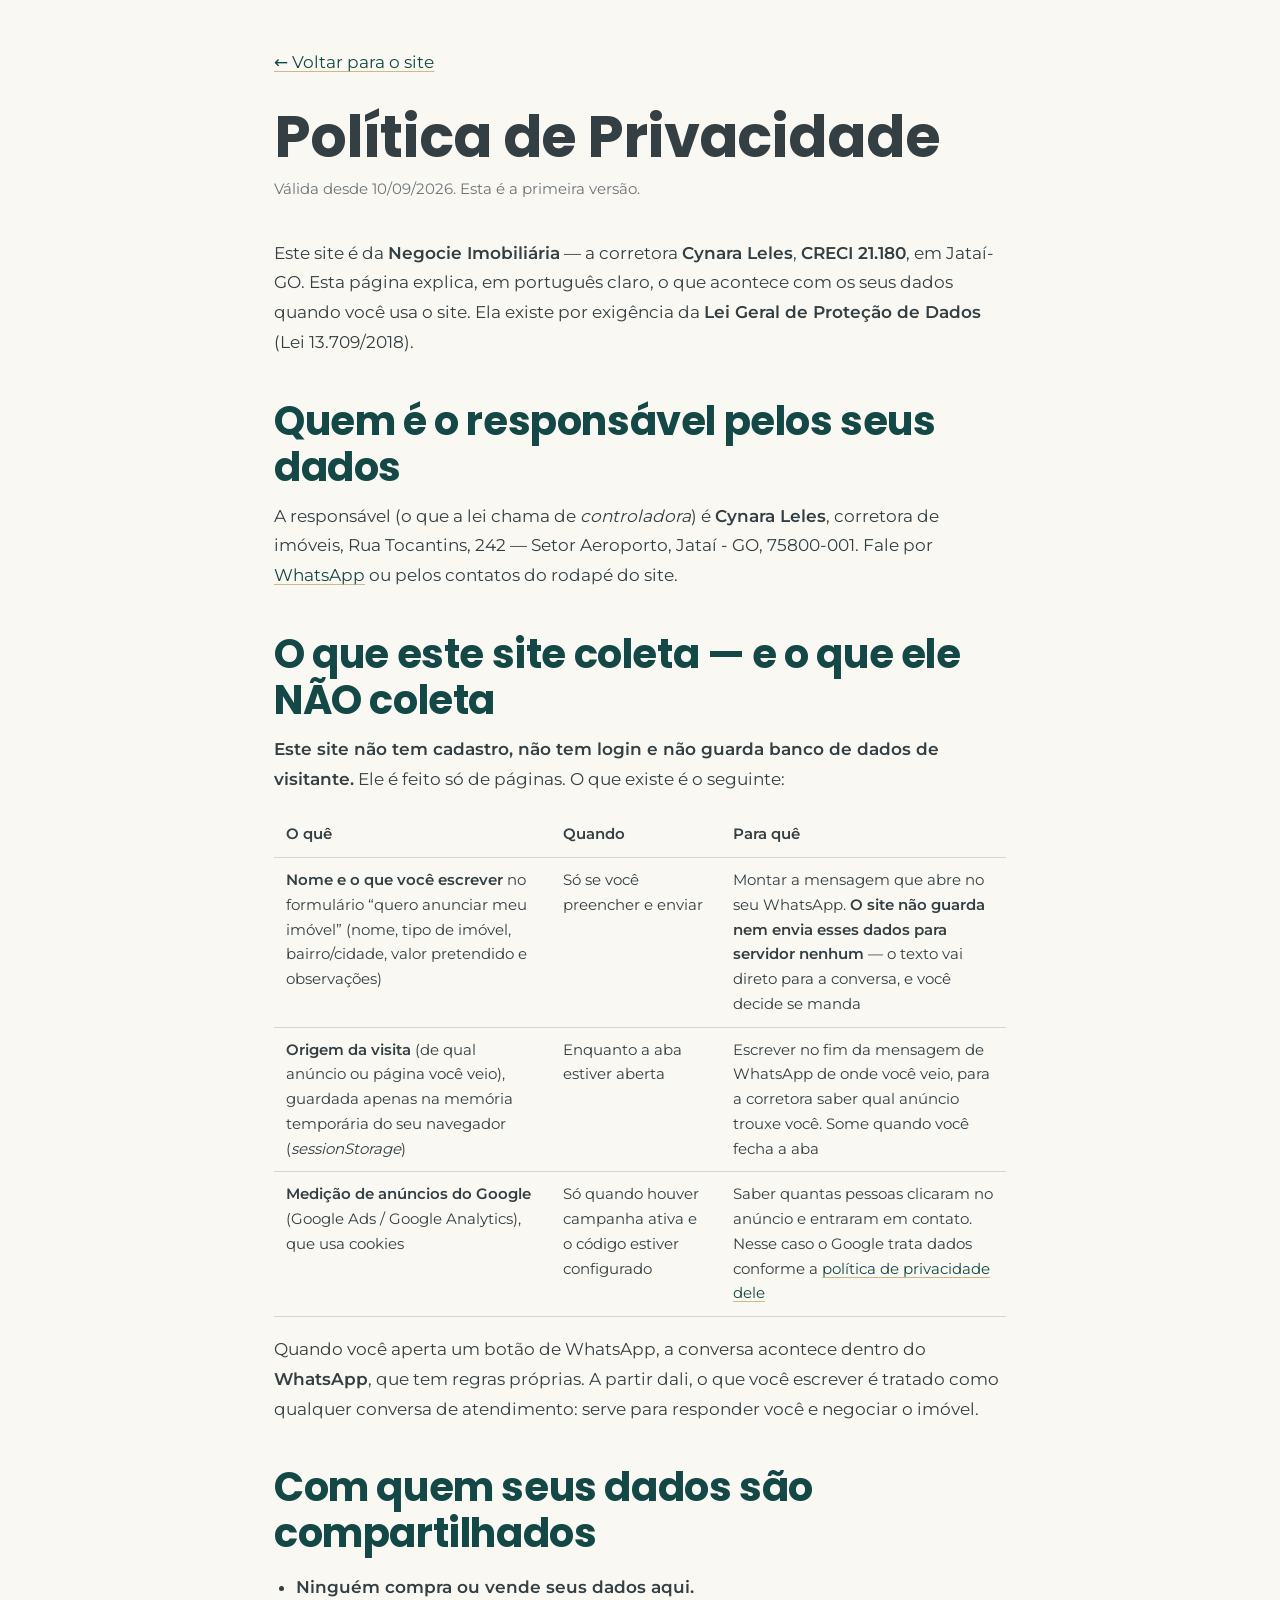
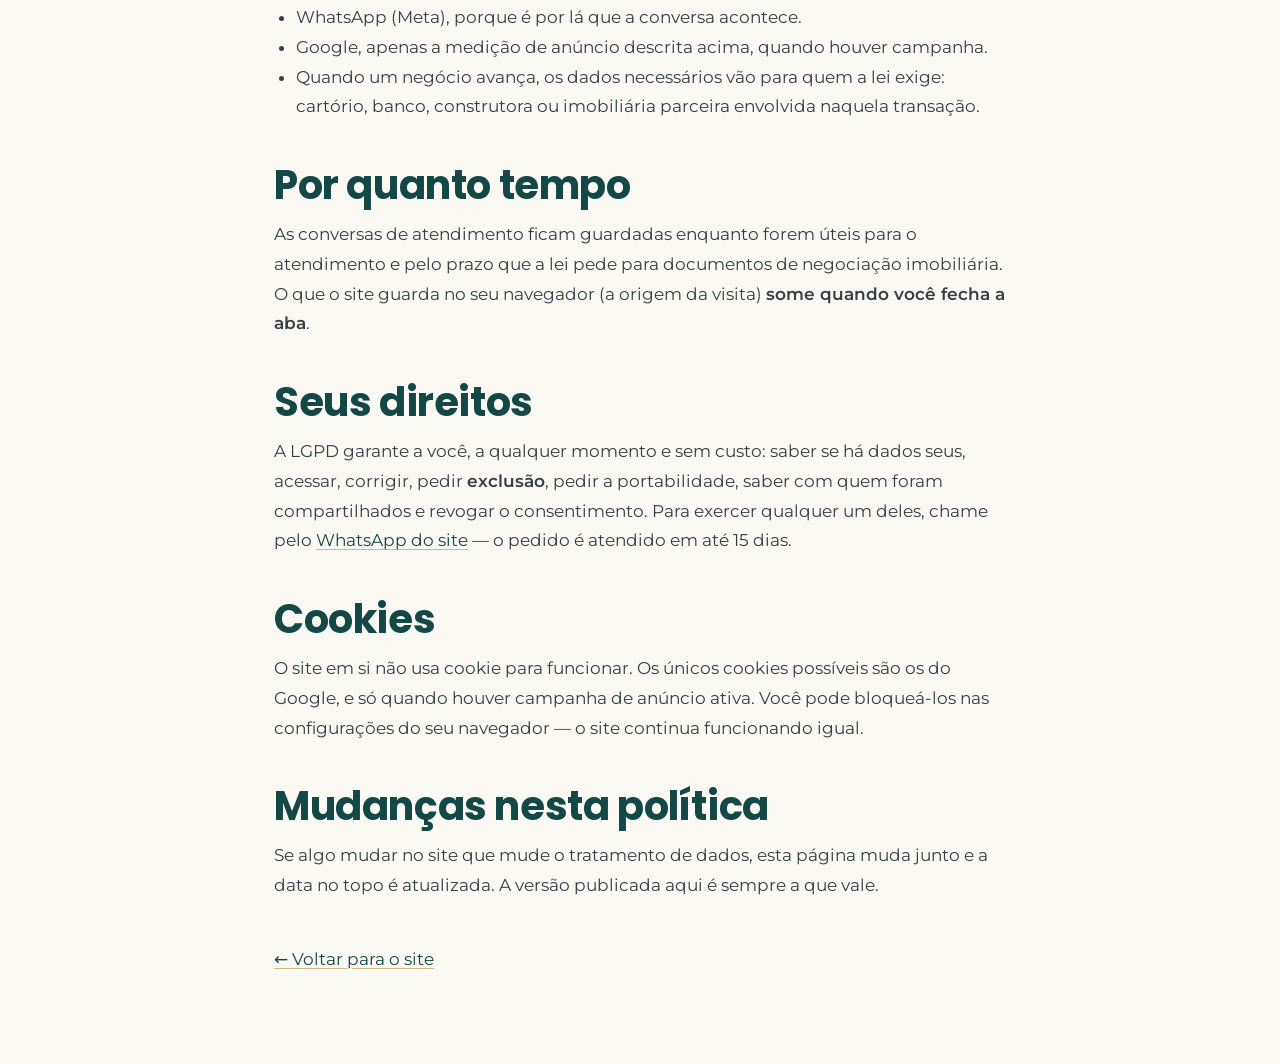
<file: privacidade.html>
<!DOCTYPE html>
<html lang="pt-BR">
<head>
<meta charset="utf-8">
<meta name="viewport" content="width=device-width, initial-scale=1">

<title>Política de Privacidade — Negocie Imobiliária</title>
<meta name="description" content="Como a Negocie Imobiliária trata os dados de quem usa este site: o que é coletado, para quê, com quem é compartilhado e como pedir exclusão. LGPD, Lei 13.709/2018.">
<meta name="robots" content="index,follow">
<link rel="canonical" href="https://negocieimobiliaria.com.br/privacidade.html">

<link rel="icon" href="img/marca/favicon.svg" type="image/svg+xml">
<link rel="apple-touch-icon" href="img/marca/apple-touch-icon.png">
<meta name="theme-color" content="#144846">

<link rel="stylesheet" href="fontes/fontes.css">
<link rel="stylesheet" href="css/estilo.css">

<style>
  /* Página de texto: herda a identidade do site e só ajusta a leitura corrida. */
  .legal { max-width: 780px; margin: 0 auto; padding: 48px 24px 72px; }
  .legal h1 { margin: 0 0 6px; }
  .legal .data { opacity: .7; font-size: 15px; margin: 0 0 36px; }
  .legal h2 { margin: 40px 0 12px; }
  .legal p, .legal li { line-height: 1.75; }
  .legal ul { padding-left: 22px; }
  .legal table { width: 100%; border-collapse: collapse; margin: 18px 0; font-size: 15px; }
  .legal th, .legal td { text-align: left; padding: 10px 12px; border-bottom: 1px solid rgba(20,72,70,.18); vertical-align: top; }
  .legal th { font-weight: 700; }
  .legal .voltar { display: inline-block; margin-bottom: 28px; }
</style>
</head>
<body>

<main class="legal">
  <a class="voltar" href="index.html">← Voltar para o site</a>

  <h1>Política de Privacidade</h1>
  <p class="data">Válida desde 10/09/2026. Esta é a primeira versão.</p>

  <p>
    Este site é da <strong>Negocie Imobiliária</strong> — a corretora <strong>Cynara Leles</strong>,
    <strong>CRECI 21.180</strong>, em Jataí-GO. Esta página explica, em português claro, o que acontece
    com os seus dados quando você usa o site. Ela existe por exigência da
    <strong>Lei Geral de Proteção de Dados</strong> (Lei 13.709/2018).
  </p>

  <h2>Quem é o responsável pelos seus dados</h2>
  <p>
    A responsável (o que a lei chama de <em>controladora</em>) é <strong>Cynara Leles</strong>,
    corretora de imóveis, Rua Tocantins, 242 — Setor Aeroporto, Jataí - GO, 75800-001.
    Fale por <a href="index.html#contato">WhatsApp</a> ou pelos contatos do rodapé do site.
  </p>

  <h2>O que este site coleta — e o que ele NÃO coleta</h2>
  <p>
    <strong>Este site não tem cadastro, não tem login e não guarda banco de dados de visitante.</strong>
    Ele é feito só de páginas. O que existe é o seguinte:
  </p>

  <table>
    <tr>
      <th>O quê</th>
      <th>Quando</th>
      <th>Para quê</th>
    </tr>
    <tr>
      <td><strong>Nome e o que você escrever</strong> no formulário “quero anunciar meu imóvel”
        (nome, tipo de imóvel, bairro/cidade, valor pretendido e observações)</td>
      <td>Só se você preencher e enviar</td>
      <td>Montar a mensagem que abre no seu WhatsApp. <strong>O site não guarda nem envia esses dados
        para servidor nenhum</strong> — o texto vai direto para a conversa, e você decide se manda</td>
    </tr>
    <tr>
      <td><strong>Origem da visita</strong> (de qual anúncio ou página você veio), guardada apenas na
        memória temporária do seu navegador (<em>sessionStorage</em>)</td>
      <td>Enquanto a aba estiver aberta</td>
      <td>Escrever no fim da mensagem de WhatsApp de onde você veio, para a corretora saber qual
        anúncio trouxe você. Some quando você fecha a aba</td>
    </tr>
    <tr>
      <td><strong>Medição de anúncios do Google</strong> (Google Ads / Google Analytics), que usa
        cookies</td>
      <td>Só quando houver campanha ativa e o código estiver configurado</td>
      <td>Saber quantas pessoas clicaram no anúncio e entraram em contato. Nesse caso o Google trata
        dados conforme a
        <a href="https://policies.google.com/privacy" target="_blank" rel="noopener">política de privacidade dele</a></td>
    </tr>
  </table>

  <p>
    Quando você aperta um botão de WhatsApp, a conversa acontece dentro do <strong>WhatsApp</strong>,
    que tem regras próprias. A partir dali, o que você escrever é tratado como qualquer conversa de
    atendimento: serve para responder você e negociar o imóvel.
  </p>

  <h2>Com quem seus dados são compartilhados</h2>
  <ul>
    <li><strong>Ninguém compra ou vende seus dados aqui.</strong></li>
    <li>WhatsApp (Meta), porque é por lá que a conversa acontece.</li>
    <li>Google, apenas a medição de anúncio descrita acima, quando houver campanha.</li>
    <li>Quando um negócio avança, os dados necessários vão para quem a lei exige: cartório, banco,
      construtora ou imobiliária parceira envolvida naquela transação.</li>
  </ul>

  <h2>Por quanto tempo</h2>
  <p>
    As conversas de atendimento ficam guardadas enquanto forem úteis para o atendimento e pelo prazo
    que a lei pede para documentos de negociação imobiliária. O que o site guarda no seu navegador
    (a origem da visita) <strong>some quando você fecha a aba</strong>.
  </p>

  <h2>Seus direitos</h2>
  <p>
    A LGPD garante a você, a qualquer momento e sem custo: saber se há dados seus, acessar, corrigir,
    pedir <strong>exclusão</strong>, pedir a portabilidade, saber com quem foram compartilhados e
    revogar o consentimento. Para exercer qualquer um deles, chame pelo
    <a href="index.html#contato">WhatsApp do site</a> — o pedido é atendido em até 15 dias.
  </p>

  <h2>Cookies</h2>
  <p>
    O site em si não usa cookie para funcionar. Os únicos cookies possíveis são os do Google, e só
    quando houver campanha de anúncio ativa. Você pode bloqueá-los nas configurações do seu navegador
    — o site continua funcionando igual.
  </p>

  <h2>Mudanças nesta política</h2>
  <p>
    Se algo mudar no site que mude o tratamento de dados, esta página muda junto e a data no topo é
    atualizada. A versão publicada aqui é sempre a que vale.
  </p>

  <p style="margin-top:44px"><a href="index.html">← Voltar para o site</a></p>
</main>

</body>
</html>
</file>
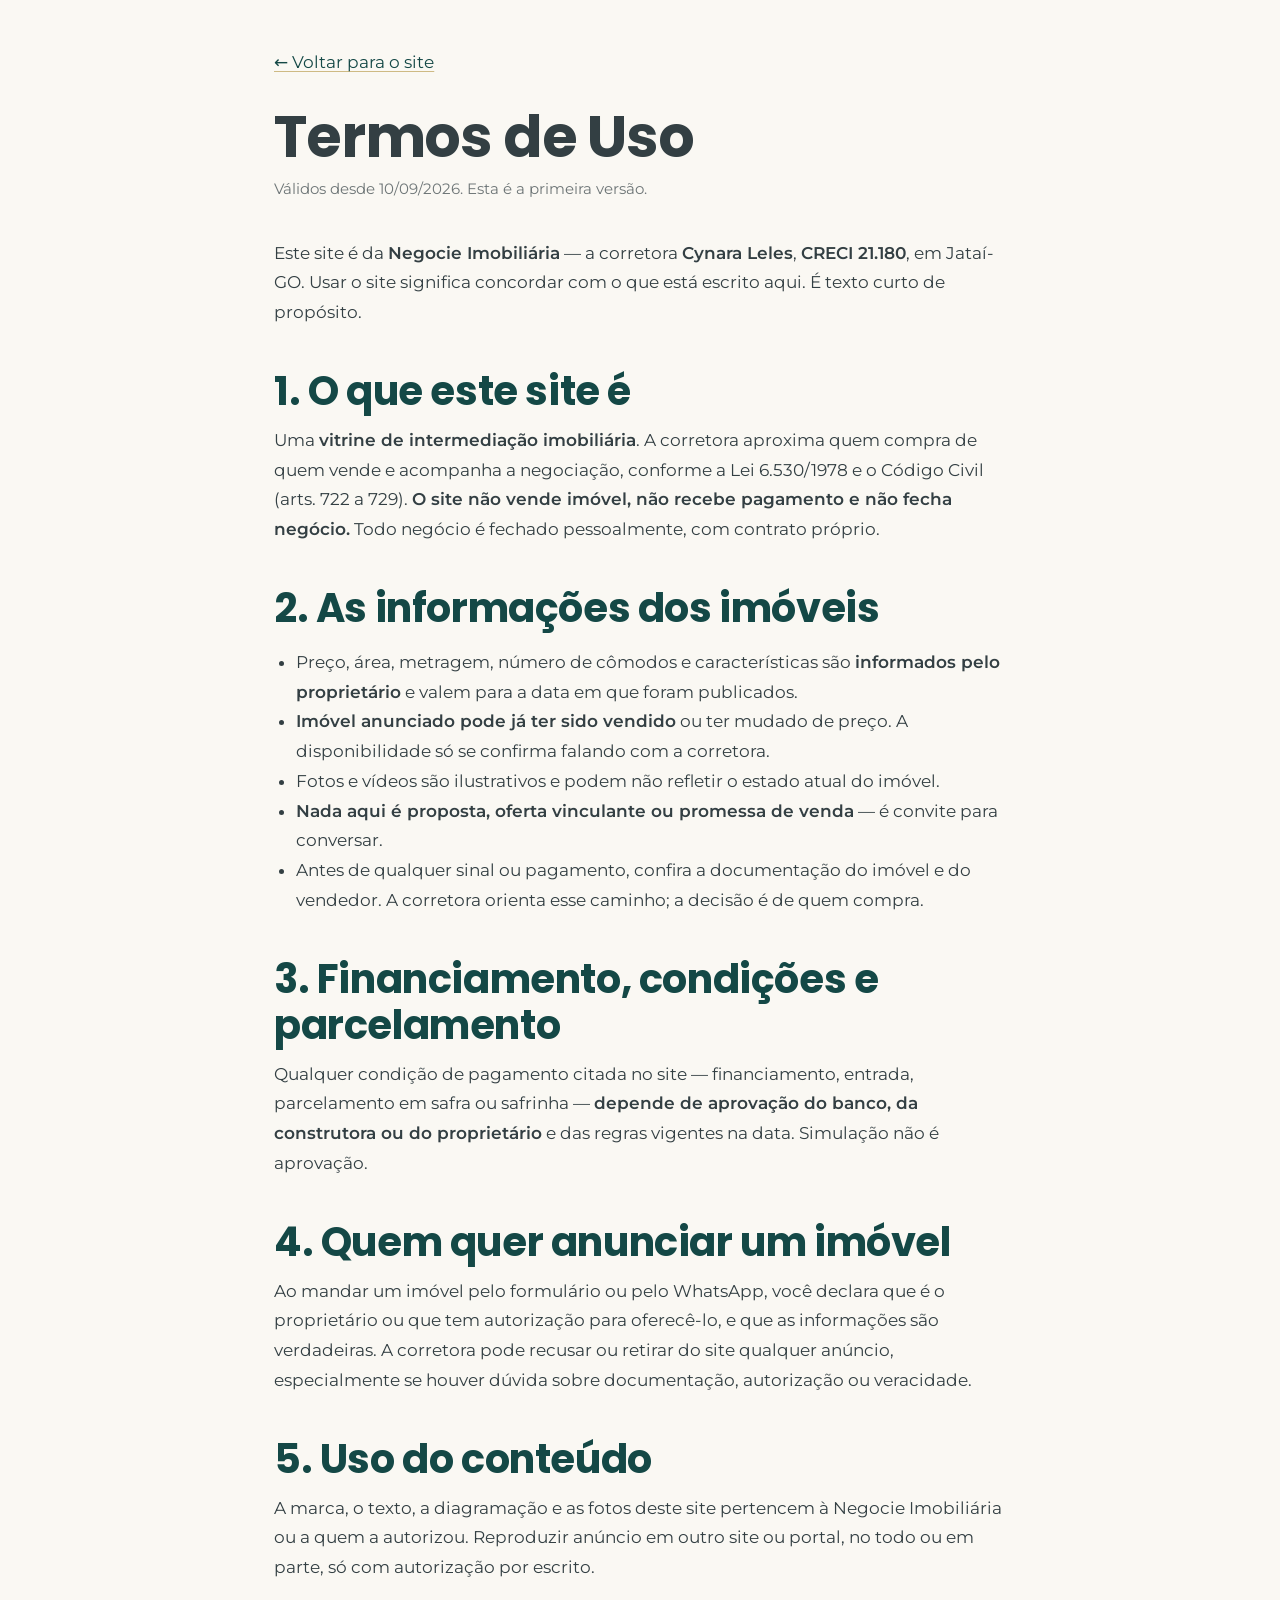
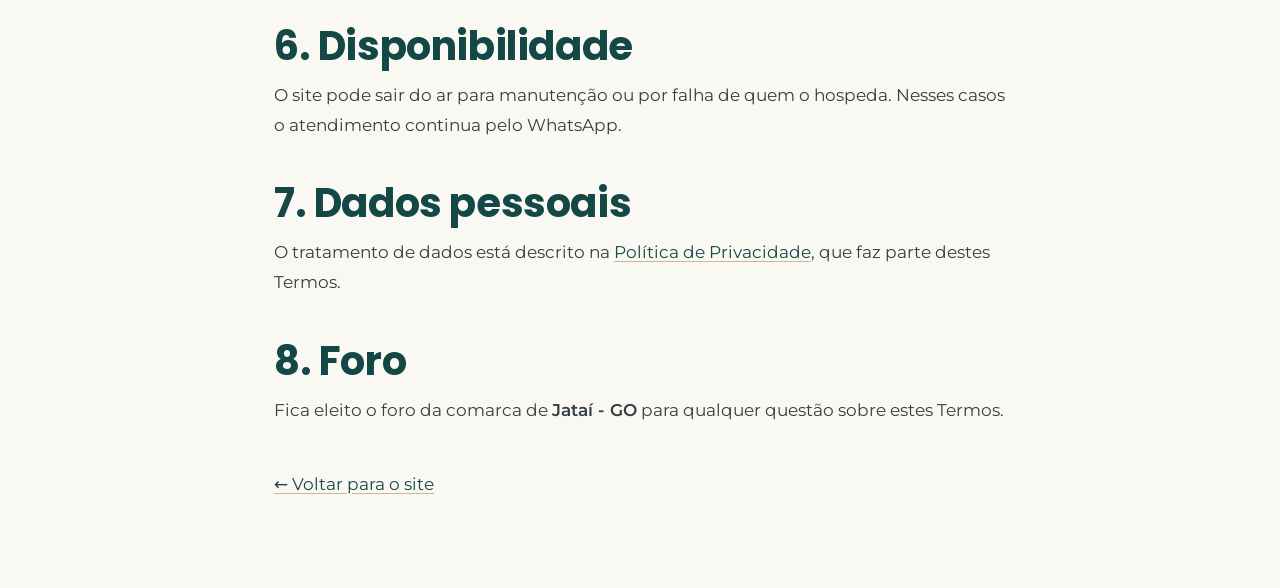
<file: termos.html>
<!DOCTYPE html>
<html lang="pt-BR">
<head>
<meta charset="utf-8">
<meta name="viewport" content="width=device-width, initial-scale=1">

<title>Termos de Uso — Negocie Imobiliária</title>
<meta name="description" content="Regras de uso do site da Negocie Imobiliária: o que as informações de imóvel significam, o que não é proposta de venda, e os limites do serviço de corretagem.">
<meta name="robots" content="index,follow">
<link rel="canonical" href="https://negocieimobiliaria.com.br/termos.html">

<link rel="icon" href="img/marca/favicon.svg" type="image/svg+xml">
<link rel="apple-touch-icon" href="img/marca/apple-touch-icon.png">
<meta name="theme-color" content="#144846">

<link rel="stylesheet" href="fontes/fontes.css">
<link rel="stylesheet" href="css/estilo.css">

<style>
  .legal { max-width: 780px; margin: 0 auto; padding: 48px 24px 72px; }
  .legal h1 { margin: 0 0 6px; }
  .legal .data { opacity: .7; font-size: 15px; margin: 0 0 36px; }
  .legal h2 { margin: 40px 0 12px; }
  .legal p, .legal li { line-height: 1.75; }
  .legal ul { padding-left: 22px; }
  .legal .voltar { display: inline-block; margin-bottom: 28px; }
</style>
</head>
<body>

<main class="legal">
  <a class="voltar" href="index.html">← Voltar para o site</a>

  <h1>Termos de Uso</h1>
  <p class="data">Válidos desde 10/09/2026. Esta é a primeira versão.</p>

  <p>
    Este site é da <strong>Negocie Imobiliária</strong> — a corretora <strong>Cynara Leles</strong>,
    <strong>CRECI 21.180</strong>, em Jataí-GO. Usar o site significa concordar com o que está escrito
    aqui. É texto curto de propósito.
  </p>

  <h2>1. O que este site é</h2>
  <p>
    Uma <strong>vitrine de intermediação imobiliária</strong>. A corretora aproxima quem compra de quem
    vende e acompanha a negociação, conforme a Lei 6.530/1978 e o Código Civil (arts. 722 a 729).
    <strong>O site não vende imóvel, não recebe pagamento e não fecha negócio.</strong> Todo negócio é
    fechado pessoalmente, com contrato próprio.
  </p>

  <h2>2. As informações dos imóveis</h2>
  <ul>
    <li>Preço, área, metragem, número de cômodos e características são <strong>informados pelo
      proprietário</strong> e valem para a data em que foram publicados.</li>
    <li><strong>Imóvel anunciado pode já ter sido vendido</strong> ou ter mudado de preço. A
      disponibilidade só se confirma falando com a corretora.</li>
    <li>Fotos e vídeos são ilustrativos e podem não refletir o estado atual do imóvel.</li>
    <li><strong>Nada aqui é proposta, oferta vinculante ou promessa de venda</strong> — é convite para
      conversar.</li>
    <li>Antes de qualquer sinal ou pagamento, confira a documentação do imóvel e do vendedor. A
      corretora orienta esse caminho; a decisão é de quem compra.</li>
  </ul>

  <h2>3. Financiamento, condições e parcelamento</h2>
  <p>
    Qualquer condição de pagamento citada no site — financiamento, entrada, parcelamento em safra ou
    safrinha — <strong>depende de aprovação do banco, da construtora ou do proprietário</strong> e das
    regras vigentes na data. Simulação não é aprovação.
  </p>

  <h2>4. Quem quer anunciar um imóvel</h2>
  <p>
    Ao mandar um imóvel pelo formulário ou pelo WhatsApp, você declara que é o proprietário ou que tem
    autorização para oferecê-lo, e que as informações são verdadeiras. A corretora pode recusar ou
    retirar do site qualquer anúncio, especialmente se houver dúvida sobre documentação, autorização ou
    veracidade.
  </p>

  <h2>5. Uso do conteúdo</h2>
  <p>
    A marca, o texto, a diagramação e as fotos deste site pertencem à Negocie Imobiliária ou a quem a
    autorizou. Reproduzir anúncio em outro site ou portal, no todo ou em parte, só com autorização por
    escrito.
  </p>

  <h2>6. Disponibilidade</h2>
  <p>
    O site pode sair do ar para manutenção ou por falha de quem o hospeda. Nesses casos o atendimento
    continua pelo WhatsApp.
  </p>

  <h2>7. Dados pessoais</h2>
  <p>
    O tratamento de dados está descrito na
    <a href="privacidade.html">Política de Privacidade</a>, que faz parte destes Termos.
  </p>

  <h2>8. Foro</h2>
  <p>
    Fica eleito o foro da comarca de <strong>Jataí - GO</strong> para qualquer questão sobre estes
    Termos.
  </p>

  <p style="margin-top:44px"><a href="index.html">← Voltar para o site</a></p>
</main>

</body>
</html>
</file>
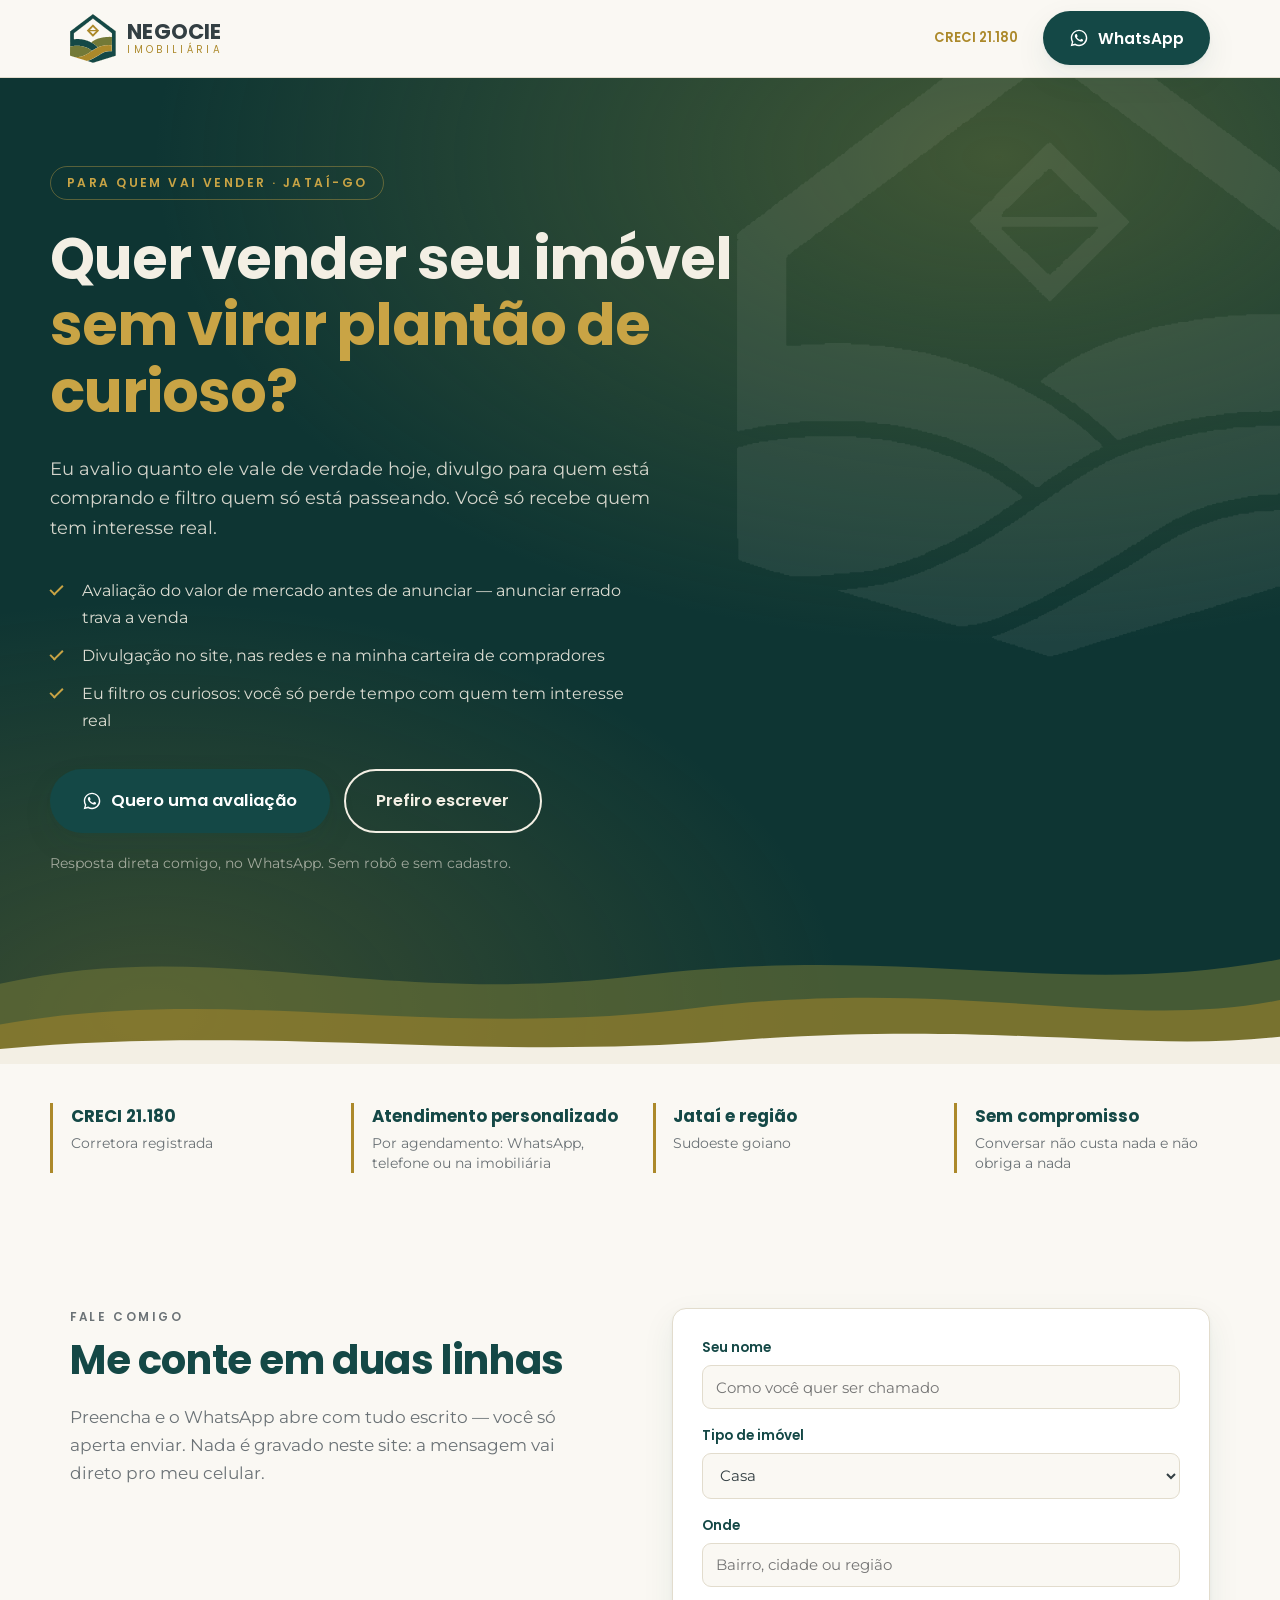
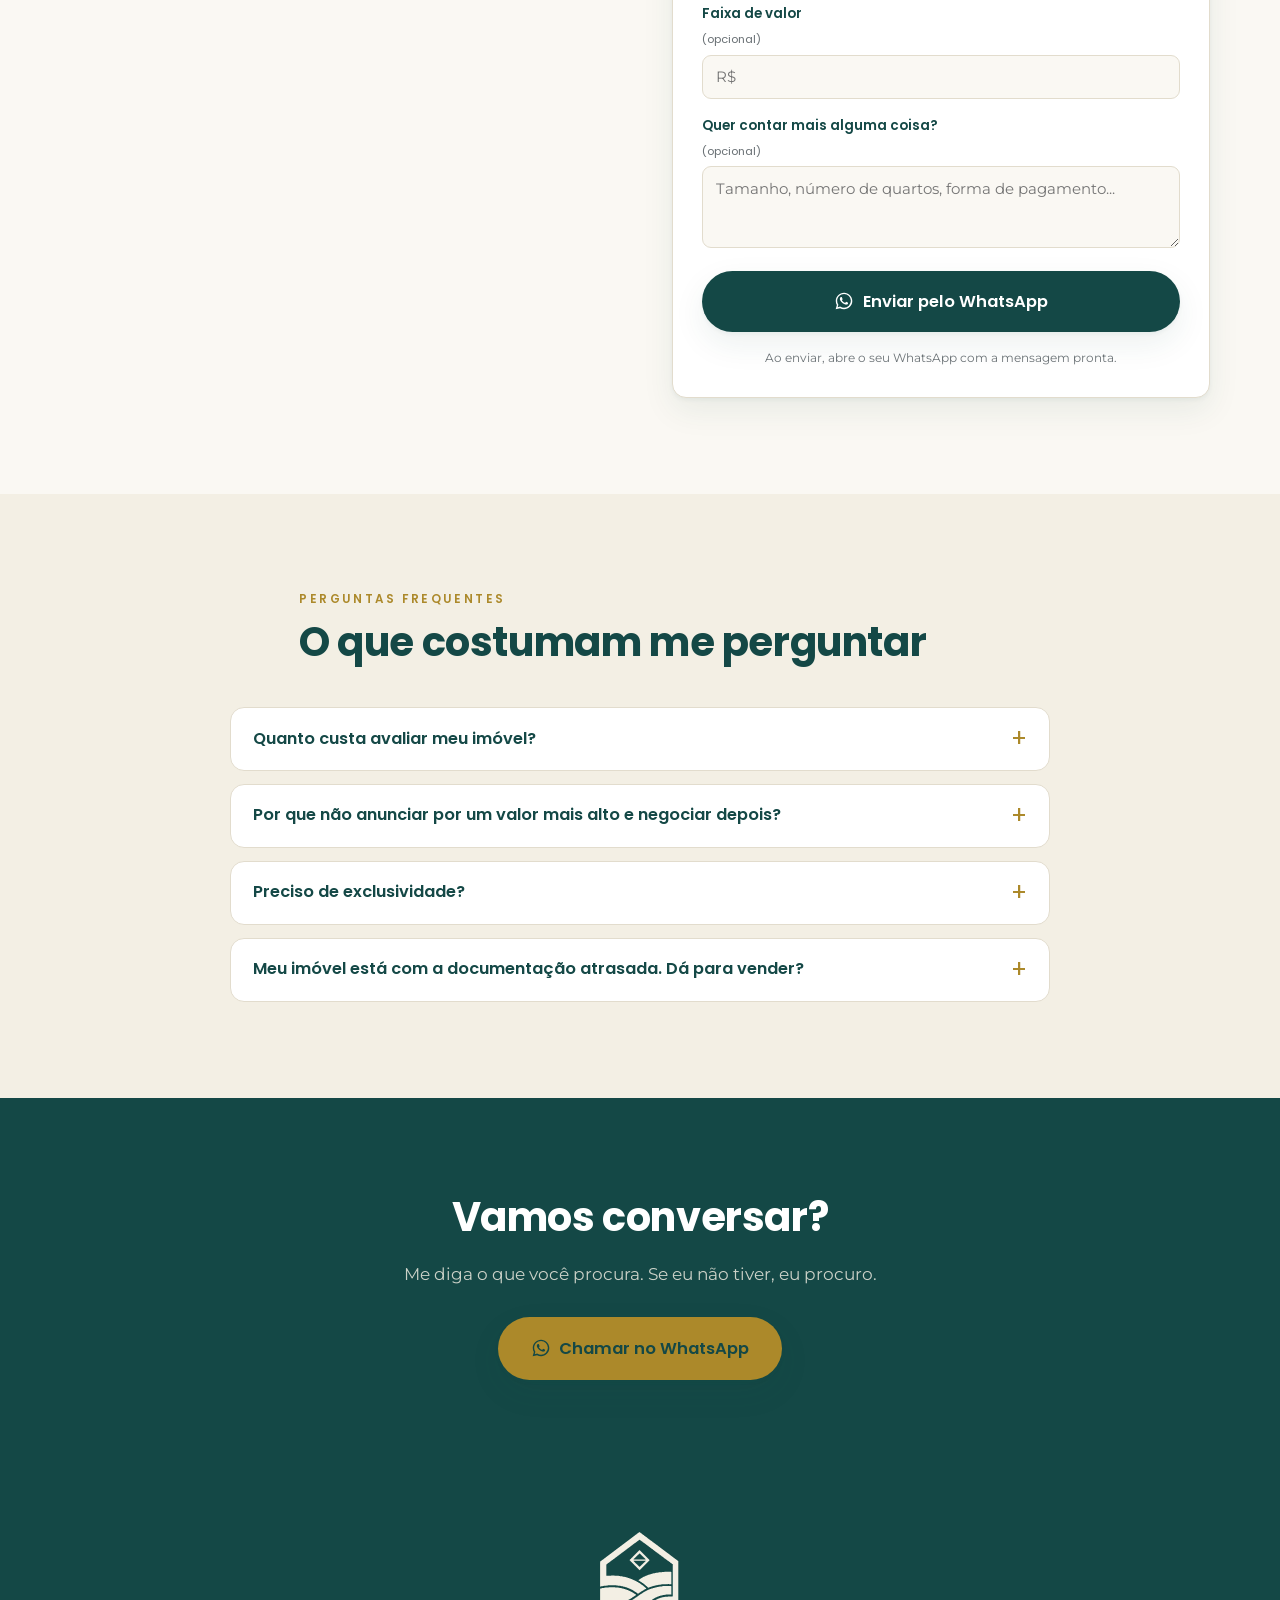
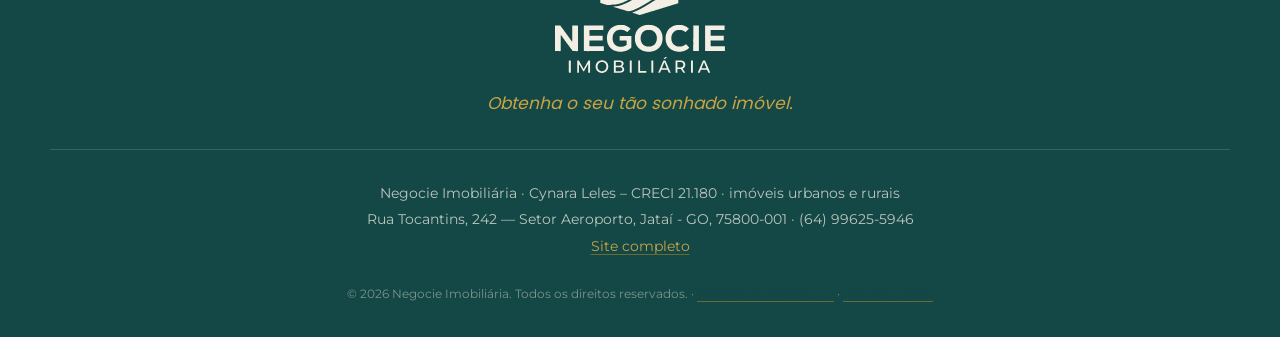
<file: vender-meu-imovel-jatai.html>
<!DOCTYPE html>
<html lang="pt-BR">
<head>
<meta charset="utf-8">
<meta name="viewport" content="width=device-width, initial-scale=1">

<title>Quero vender meu imóvel em Jataí | Negocie Imobiliária — CRECI 21.180</title>
<meta name="description" content="Vai vender sua casa, lote ou fazenda em Jataí? Avaliação do valor de mercado e divulgação com uma corretora registrada. CRECI 21.180.">
<link rel="canonical" href="https://negocieimobiliaria.com.br/vender-meu-imovel-jatai.html">

<meta property="og:type" content="website">
<meta property="og:locale" content="pt_BR">
<meta property="og:title" content="Quero vender meu imóvel em Jataí | Negocie Imobiliária — CRECI 21.180">
<meta property="og:description" content="Vai vender sua casa, lote ou fazenda em Jataí? Avaliação do valor de mercado e divulgação com uma corretora registrada. CRECI 21.180.">
<meta property="og:image" content="https://negocieimobiliaria.com.br/img/marca/negocie_lockup.png">
<meta name="theme-color" content="#144846">

<link rel="icon" href="img/marca/favicon.svg" type="image/svg+xml">
<link rel="apple-touch-icon" href="img/marca/apple-touch-icon.png">

<!-- Fontes da marca servidas pelo próprio site: sem depender do Google para renderizar a identidade dela. Ver fontes/fontes.css. -->
<link rel="stylesheet" href="fontes/fontes.css">

<link rel="stylesheet" href="css/estilo.css">

<script type="application/ld+json">
{
  "@context": "https://schema.org",
  "@type": "FAQPage",
  "mainEntity": [
    {
      "@type": "Question",
      "name": "Quanto custa avaliar meu imóvel?",
      "acceptedAnswer": {
        "@type": "Answer",
        "text": "A conversa e a avaliação de valor de mercado para venda não têm custo. A comissão só existe se o imóvel for vendido."
      }
    },
    {
      "@type": "Question",
      "name": "Por que não anunciar por um valor mais alto e negociar depois?",
      "acceptedAnswer": {
        "@type": "Answer",
        "text": "Porque imóvel caro demais encalha, e imóvel encalhado começa a levantar suspeita de quem procura. Preço certo desde o começo vende mais rápido — e, na prática, por mais."
      }
    },
    {
      "@type": "Question",
      "name": "Preciso de exclusividade?",
      "acceptedAnswer": {
        "@type": "Answer",
        "text": "Não é obrigatório, mas costuma valer a pena: com exclusividade eu invisto em foto, anúncio pago e divulgação séria, o que não faz sentido num imóvel que está em dez mãos ao mesmo tempo."
      }
    },
    {
      "@type": "Question",
      "name": "Meu imóvel está com a documentação atrasada. Dá para vender?",
      "acceptedAnswer": {
        "@type": "Answer",
        "text": "Na maioria dos casos dá, resolvendo em paralelo. Me conte a situação sem medo — quanto antes eu souber, mais cedo a gente destrava."
      }
    }
  ]
}
</script>
</head>

<!-- data-pagina entra na mensagem do WhatsApp: a Cynara sabe de qual anúncio veio o contato -->
<body data-pagina="NG-CAPTACAO">

<!-- Cabeçalho de landing: sem menu, de propósito. Uma ação possível, não sete. -->
<header class="cabecalho cabecalho--landing">
  <div class="faixa">
    <a class="marca" href="index.html" aria-label="Negocie Imobiliária">
      <img src="img/marca/negocie_marca.svg" alt="" class="marca__simbolo" width="60" height="64">
      <span class="marca__texto"><strong>NEGOCIE</strong><em>IMOBILIÁRIA</em></span>
    </a>
    <span class="cabecalho__creci">CRECI 21.180</span>
    <a class="botao botao--zap" data-zap="Olá, Negocie Imobiliária! Quero vender meu imóvel e queria falar com você."><svg class="icone-zap" viewBox="0 0 24 24" aria-hidden="true"><path d="M12.04 2C6.58 2 2.13 6.45 2.13 11.91c0 1.75.46 3.46 1.32 4.96L2 22l5.25-1.38a9.9 9.9 0 0 0 4.79 1.22h.01c5.46 0 9.91-4.45 9.91-9.91S17.5 2 12.04 2zm0 18.02h-.01a8.2 8.2 0 0 1-4.19-1.15l-.3-.18-3.12.82.83-3.04-.2-.31a8.19 8.19 0 0 1-1.26-4.37c0-4.54 3.7-8.23 8.25-8.23a8.23 8.23 0 0 1 0 16.46zm4.52-6.16c-.25-.12-1.47-.72-1.69-.81-.23-.08-.39-.12-.56.13-.16.24-.64.8-.79.97-.14.16-.29.18-.54.06-.25-.12-1.05-.39-1.99-1.23-.74-.66-1.23-1.47-1.38-1.72-.14-.25-.01-.38.11-.5.11-.11.25-.29.37-.43.13-.15.17-.25.25-.41.08-.17.04-.31-.02-.43-.06-.12-.56-1.34-.76-1.84-.2-.48-.4-.42-.56-.43h-.48c-.16 0-.43.06-.65.31-.22.25-.85.83-.85 2.03s.87 2.35.99 2.51c.12.16 1.71 2.61 4.14 3.66.58.25 1.03.4 1.38.51.58.19 1.11.16 1.53.1.47-.07 1.47-.6 1.67-1.18.21-.58.21-1.07.15-1.18-.06-.11-.22-.17-.47-.29z"/></svg>WhatsApp</a>
  </div>
</header>

<main>

<section class="hero hero--landing">
  <div class="hero__conteudo">
    <p class="hero__selo">Para quem vai vender · Jataí-GO</p>
    <h1>Quer vender seu imóvel<br><span>sem virar plantão de curioso?</span></h1>
    <p class="hero__texto">Eu avalio quanto ele vale de verdade hoje, divulgo para quem está comprando e filtro quem só está passeando. Você só recebe quem tem interesse real.</p>
    <ul class="hero__bullets">
      <li>Avaliação do valor de mercado antes de anunciar — anunciar errado trava a venda</li>
      <li>Divulgação no site, nas redes e na minha carteira de compradores</li>
      <li>Eu filtro os curiosos: você só perde tempo com quem tem interesse real</li>
    </ul>
    <div class="hero__acoes">
      <a class="botao botao--zap botao--grande" data-zap="Olá, Negocie Imobiliária! Quero vender meu imóvel e queria falar com você."><svg class="icone-zap" viewBox="0 0 24 24" aria-hidden="true"><path d="M12.04 2C6.58 2 2.13 6.45 2.13 11.91c0 1.75.46 3.46 1.32 4.96L2 22l5.25-1.38a9.9 9.9 0 0 0 4.79 1.22h.01c5.46 0 9.91-4.45 9.91-9.91S17.5 2 12.04 2zm0 18.02h-.01a8.2 8.2 0 0 1-4.19-1.15l-.3-.18-3.12.82.83-3.04-.2-.31a8.19 8.19 0 0 1-1.26-4.37c0-4.54 3.7-8.23 8.25-8.23a8.23 8.23 0 0 1 0 16.46zm4.52-6.16c-.25-.12-1.47-.72-1.69-.81-.23-.08-.39-.12-.56.13-.16.24-.64.8-.79.97-.14.16-.29.18-.54.06-.25-.12-1.05-.39-1.99-1.23-.74-.66-1.23-1.47-1.38-1.72-.14-.25-.01-.38.11-.5.11-.11.25-.29.37-.43.13-.15.17-.25.25-.41.08-.17.04-.31-.02-.43-.06-.12-.56-1.34-.76-1.84-.2-.48-.4-.42-.56-.43h-.48c-.16 0-.43.06-.65.31-.22.25-.85.83-.85 2.03s.87 2.35.99 2.51c.12.16 1.71 2.61 4.14 3.66.58.25 1.03.4 1.38.51.58.19 1.11.16 1.53.1.47-.07 1.47-.6 1.67-1.18.21-.58.21-1.07.15-1.18-.06-.11-.22-.17-.47-.29z"/></svg>Quero uma avaliação</a>
      <a class="botao botao--vazado botao--grande" href="#fale">Prefiro escrever</a>
    </div>
    <p class="hero__miudo">Resposta direta comigo, no WhatsApp. Sem robô e sem cadastro.</p>
  </div>

  <svg class="hero__colinas" viewBox="0 0 1440 220" preserveAspectRatio="none" aria-hidden="true">
    <path fill="#737937" d="M0,120 C240,60 420,150 720,110 C1020,70 1200,140 1440,90 L1440,220 L0,220 Z"/>
    <path fill="#ac892a" d="M0,170 C260,120 480,190 780,150 C1080,110 1260,180 1440,140 L1440,220 L0,220 Z"/>
    <path fill="#f3efe4" d="M0,200 C300,170 520,215 820,190 C1120,165 1280,205 1440,185 L1440,220 L0,220 Z"/>
  </svg>
</section>

<section class="credenciais" aria-label="Credenciais">
  <ul>
    <li><strong>CRECI 21.180</strong><span>Corretora registrada</span></li>
    <li><strong>Atendimento personalizado</strong><span>Por agendamento: WhatsApp, telefone ou na imobiliária</span></li>
    <li><strong>Jataí e região</strong><span>Sudoeste goiano</span></li>
    <li><strong>Sem compromisso</strong><span>Conversar não custa nada e não obriga a nada</span></li>
  </ul>
</section>



<section class="secao" id="fale">
  <div class="anunciar">
    <div class="anunciar__texto">
      <p class="olho">Fale comigo</p>
      <h2>Me conte em duas linhas</h2>
      <p>
        Preencha e o WhatsApp abre com tudo escrito — você só aperta enviar.
        Nada é gravado neste site: a mensagem vai direto pro meu celular.
      </p>
    </div>

    <form class="formulario" id="form-anunciar">
      <label>Seu nome
        <input type="text" name="nome" required autocomplete="name" placeholder="Como você quer ser chamado">
      </label>
      <label>Tipo de imóvel
        <select name="tipo">
          <option>Casa</option>
          <option>Apartamento</option>
          <option>Lote / terreno</option>
          <option>Ponto comercial</option>
          <option>Chácara</option>
          <option>Fazenda / área rural</option>
          <option>Outro</option>
        </select>
      </label>
      <label>Onde
        <input type="text" name="local" required placeholder="Bairro, cidade ou região">
      </label>
      <label>Faixa de valor <small>(opcional)</small>
        <input type="text" name="valor" inputmode="numeric" placeholder="R$">
      </label>
      <label>Quer contar mais alguma coisa? <small>(opcional)</small>
        <textarea name="obs" rows="3" placeholder="Tamanho, número de quartos, forma de pagamento..."></textarea>
      </label>
      <button class="botao botao--zap botao--grande" type="submit"><svg class="icone-zap" viewBox="0 0 24 24" aria-hidden="true"><path d="M12.04 2C6.58 2 2.13 6.45 2.13 11.91c0 1.75.46 3.46 1.32 4.96L2 22l5.25-1.38a9.9 9.9 0 0 0 4.79 1.22h.01c5.46 0 9.91-4.45 9.91-9.91S17.5 2 12.04 2zm0 18.02h-.01a8.2 8.2 0 0 1-4.19-1.15l-.3-.18-3.12.82.83-3.04-.2-.31a8.19 8.19 0 0 1-1.26-4.37c0-4.54 3.7-8.23 8.25-8.23a8.23 8.23 0 0 1 0 16.46zm4.52-6.16c-.25-.12-1.47-.72-1.69-.81-.23-.08-.39-.12-.56.13-.16.24-.64.8-.79.97-.14.16-.29.18-.54.06-.25-.12-1.05-.39-1.99-1.23-.74-.66-1.23-1.47-1.38-1.72-.14-.25-.01-.38.11-.5.11-.11.25-.29.37-.43.13-.15.17-.25.25-.41.08-.17.04-.31-.02-.43-.06-.12-.56-1.34-.76-1.84-.2-.48-.4-.42-.56-.43h-.48c-.16 0-.43.06-.65.31-.22.25-.85.83-.85 2.03s.87 2.35.99 2.51c.12.16 1.71 2.61 4.14 3.66.58.25 1.03.4 1.38.51.58.19 1.11.16 1.53.1.47-.07 1.47-.6 1.67-1.18.21-.58.21-1.07.15-1.18-.06-.11-.22-.17-.47-.29z"/></svg>Enviar pelo WhatsApp</button>
      <p class="formulario__aviso">Ao enviar, abre o seu WhatsApp com a mensagem pronta.</p>
    </form>
  </div>
</section>

<section class="secao secao--creme">
  <div class="secao__cabeca">
    <p class="olho">Perguntas frequentes</p>
    <h2>O que costumam me perguntar</h2>
  </div>
  <div class="faq">
      <details class="faq__item">
        <summary>Quanto custa avaliar meu imóvel?</summary>
        <p>A conversa e a avaliação de valor de mercado para venda não têm custo. A comissão só existe se o imóvel for vendido.</p>
      </details>
      <details class="faq__item">
        <summary>Por que não anunciar por um valor mais alto e negociar depois?</summary>
        <p>Porque imóvel caro demais encalha, e imóvel encalhado começa a levantar suspeita de quem procura. Preço certo desde o começo vende mais rápido — e, na prática, por mais.</p>
      </details>
      <details class="faq__item">
        <summary>Preciso de exclusividade?</summary>
        <p>Não é obrigatório, mas costuma valer a pena: com exclusividade eu invisto em foto, anúncio pago e divulgação séria, o que não faz sentido num imóvel que está em dez mãos ao mesmo tempo.</p>
      </details>
      <details class="faq__item">
        <summary>Meu imóvel está com a documentação atrasada. Dá para vender?</summary>
        <p>Na maioria dos casos dá, resolvendo em paralelo. Me conte a situação sem medo — quanto antes eu souber, mais cedo a gente destrava.</p>
      </details>
  </div>
</section>

<section class="secao secao--verde chamada-final">
  <h2>Vamos conversar?</h2>
  <p>Me diga o que você procura. Se eu não tiver, eu procuro.</p>
  <a class="botao botao--zap botao--grande" data-zap="Olá, Negocie Imobiliária! Quero vender meu imóvel e queria falar com você."><svg class="icone-zap" viewBox="0 0 24 24" aria-hidden="true"><path d="M12.04 2C6.58 2 2.13 6.45 2.13 11.91c0 1.75.46 3.46 1.32 4.96L2 22l5.25-1.38a9.9 9.9 0 0 0 4.79 1.22h.01c5.46 0 9.91-4.45 9.91-9.91S17.5 2 12.04 2zm0 18.02h-.01a8.2 8.2 0 0 1-4.19-1.15l-.3-.18-3.12.82.83-3.04-.2-.31a8.19 8.19 0 0 1-1.26-4.37c0-4.54 3.7-8.23 8.25-8.23a8.23 8.23 0 0 1 0 16.46zm4.52-6.16c-.25-.12-1.47-.72-1.69-.81-.23-.08-.39-.12-.56.13-.16.24-.64.8-.79.97-.14.16-.29.18-.54.06-.25-.12-1.05-.39-1.99-1.23-.74-.66-1.23-1.47-1.38-1.72-.14-.25-.01-.38.11-.5.11-.11.25-.29.37-.43.13-.15.17-.25.25-.41.08-.17.04-.31-.02-.43-.06-.12-.56-1.34-.76-1.84-.2-.48-.4-.42-.56-.43h-.48c-.16 0-.43.06-.65.31-.22.25-.85.83-.85 2.03s.87 2.35.99 2.51c.12.16 1.71 2.61 4.14 3.66.58.25 1.03.4 1.38.51.58.19 1.11.16 1.53.1.47-.07 1.47-.6 1.67-1.18.21-.58.21-1.07.15-1.18-.06-.11-.22-.17-.47-.29z"/></svg>Chamar no WhatsApp</a>
</section>

</main>

<footer class="rodape">
  <div class="rodape__topo">
    <span class="rodape__marca" role="img" aria-label="Negocie Imobiliária"></span>
    <p class="rodape__lema">Obtenha o seu tão sonhado imóvel.</p>
  </div>
  <div class="rodape__linha">
    <p class="rodape__legal">Negocie Imobiliária · Cynara Leles – CRECI 21.180 · imóveis urbanos e rurais</p>
    <p>Rua Tocantins, 242 — Setor Aeroporto, Jataí - GO, 75800-001 · (64) 99625-5946</p>
    <p><a href="index.html">Site completo</a></p>
  </div>
  <p class="rodape__miudo">© <span id="ano"></span> Negocie Imobiliária. Todos os direitos reservados. · <a href="privacidade.html">Política de Privacidade</a> · <a href="termos.html">Termos de Uso</a></p>
</footer>

<a class="zap-flutuante" data-zap="Olá, Negocie Imobiliária! Quero vender meu imóvel e queria falar com você." aria-label="Falar no WhatsApp">
  <svg viewBox="0 0 24 24" aria-hidden="true"><path d="M12.04 2C6.58 2 2.13 6.45 2.13 11.91c0 1.75.46 3.46 1.32 4.96L2 22l5.25-1.38a9.9 9.9 0 0 0 4.79 1.22h.01c5.46 0 9.91-4.45 9.91-9.91S17.5 2 12.04 2zm0 18.02h-.01a8.2 8.2 0 0 1-4.19-1.15l-.3-.18-3.12.82.83-3.04-.2-.31a8.19 8.19 0 0 1-1.26-4.37c0-4.54 3.7-8.23 8.25-8.23a8.23 8.23 0 0 1 0 16.46zm4.52-6.16c-.25-.12-1.47-.72-1.69-.81-.23-.08-.39-.12-.56.13-.16.24-.64.8-.79.97-.14.16-.29.18-.54.06-.25-.12-1.05-.39-1.99-1.23-.74-.66-1.23-1.47-1.38-1.72-.14-.25-.01-.38.11-.5.11-.11.25-.29.37-.43.13-.15.17-.25.25-.41.08-.17.04-.31-.02-.43-.06-.12-.56-1.34-.76-1.84-.2-.48-.4-.42-.56-.43h-.48c-.16 0-.43.06-.65.31-.22.25-.85.83-.85 2.03s.87 2.35.99 2.51c.12.16 1.71 2.61 4.14 3.66.58.25 1.03.4 1.38.51.58.19 1.11.16 1.53.1.47-.07 1.47-.6 1.67-1.18.21-.58.21-1.07.15-1.18-.06-.11-.22-.17-.47-.29z"/></svg>
</a>

<script src="js/config.js"></script>
<script src="js/rastreio.js"></script>
<script src="js/parametros.js"></script>
<script src="js/imoveis.js"></script>
<script src="js/site.js"></script>
</body>
</html>
</file>
<file: fontes/fontes.css>
/* =============================================================================
   FONTES DA MARCA — Poppins e Montserrat, servidas pelo proprio site
   =============================================================================
   Baixadas do Google Fonts em 09/08/2026 e guardadas aqui de proposito.

   Por que nao usar o CDN do Google:
   - o site deixa de depender de um terceiro para renderizar a propria marca;
   - carrega mais rapido (uma conexao a menos) e funciona offline;
   - nao entrega o IP de cada visitante ao Google sem necessidade;
   - e a pre-visualizacao local e a copia de arquivo unico passam a mostrar a
     tipografia CERTA, em vez de cair calada numa fonte do sistema.

   Licenca: SIL Open Font License 1.1 — uso comercial e redistribuicao
   permitidos. Poppins: Indian Type Foundry / Jonny Pinhorn.
   Montserrat: Julieta Ulanovsky e colaboradores.

   Este arquivo e GERADO. Para atualizar, rode de novo o download e remonte.
   ========================================================================== */

/* cyrillic-ext */
@font-face {
  font-family: 'Montserrat';
  font-style: normal;
  font-weight: 400;
  font-display: swap;
  src: url('JTUSjIg1_i6t8kCHKm459WRhyzbi.woff2') format('woff2');
  unicode-range: U+0460-052F, U+1C80-1C8A, U+20B4, U+2DE0-2DFF, U+A640-A69F, U+FE2E-FE2F;
}

/* cyrillic */
@font-face {
  font-family: 'Montserrat';
  font-style: normal;
  font-weight: 400;
  font-display: swap;
  src: url('JTUSjIg1_i6t8kCHKm459W1hyzbi.woff2') format('woff2');
  unicode-range: U+0301, U+0400-045F, U+0490-0491, U+04B0-04B1, U+2116;
}

/* vietnamese */
@font-face {
  font-family: 'Montserrat';
  font-style: normal;
  font-weight: 400;
  font-display: swap;
  src: url('JTUSjIg1_i6t8kCHKm459WZhyzbi.woff2') format('woff2');
  unicode-range: U+0102-0103, U+0110-0111, U+0128-0129, U+0168-0169, U+01A0-01A1, U+01AF-01B0, U+0300-0301, U+0303-0304, U+0308-0309, U+0323, U+0329, U+1EA0-1EF9, U+20AB;
}

/* latin-ext */
@font-face {
  font-family: 'Montserrat';
  font-style: normal;
  font-weight: 400;
  font-display: swap;
  src: url('JTUSjIg1_i6t8kCHKm459Wdhyzbi.woff2') format('woff2');
  unicode-range: U+0100-02BA, U+02BD-02C5, U+02C7-02CC, U+02CE-02D7, U+02DD-02FF, U+0304, U+0308, U+0329, U+1D00-1DBF, U+1E00-1E9F, U+1EF2-1EFF, U+2020, U+20A0-20AB, U+20AD-20C0, U+2113, U+2C60-2C7F, U+A720-A7FF;
}

/* latin */
@font-face {
  font-family: 'Montserrat';
  font-style: normal;
  font-weight: 400;
  font-display: swap;
  src: url('JTUSjIg1_i6t8kCHKm459Wlhyw.woff2') format('woff2');
  unicode-range: U+0000-00FF, U+0131, U+0152-0153, U+02BB-02BC, U+02C6, U+02DA, U+02DC, U+0304, U+0308, U+0329, U+2000-206F, U+20AC, U+2122, U+2191, U+2193, U+2212, U+2215, U+FEFF, U+FFFD;
}

/* cyrillic-ext */
@font-face {
  font-family: 'Montserrat';
  font-style: normal;
  font-weight: 500;
  font-display: swap;
  src: url('JTUSjIg1_i6t8kCHKm459WRhyzbi.woff2') format('woff2');
  unicode-range: U+0460-052F, U+1C80-1C8A, U+20B4, U+2DE0-2DFF, U+A640-A69F, U+FE2E-FE2F;
}

/* cyrillic */
@font-face {
  font-family: 'Montserrat';
  font-style: normal;
  font-weight: 500;
  font-display: swap;
  src: url('JTUSjIg1_i6t8kCHKm459W1hyzbi.woff2') format('woff2');
  unicode-range: U+0301, U+0400-045F, U+0490-0491, U+04B0-04B1, U+2116;
}

/* vietnamese */
@font-face {
  font-family: 'Montserrat';
  font-style: normal;
  font-weight: 500;
  font-display: swap;
  src: url('JTUSjIg1_i6t8kCHKm459WZhyzbi.woff2') format('woff2');
  unicode-range: U+0102-0103, U+0110-0111, U+0128-0129, U+0168-0169, U+01A0-01A1, U+01AF-01B0, U+0300-0301, U+0303-0304, U+0308-0309, U+0323, U+0329, U+1EA0-1EF9, U+20AB;
}

/* latin-ext */
@font-face {
  font-family: 'Montserrat';
  font-style: normal;
  font-weight: 500;
  font-display: swap;
  src: url('JTUSjIg1_i6t8kCHKm459Wdhyzbi.woff2') format('woff2');
  unicode-range: U+0100-02BA, U+02BD-02C5, U+02C7-02CC, U+02CE-02D7, U+02DD-02FF, U+0304, U+0308, U+0329, U+1D00-1DBF, U+1E00-1E9F, U+1EF2-1EFF, U+2020, U+20A0-20AB, U+20AD-20C0, U+2113, U+2C60-2C7F, U+A720-A7FF;
}

/* latin */
@font-face {
  font-family: 'Montserrat';
  font-style: normal;
  font-weight: 500;
  font-display: swap;
  src: url('JTUSjIg1_i6t8kCHKm459Wlhyw.woff2') format('woff2');
  unicode-range: U+0000-00FF, U+0131, U+0152-0153, U+02BB-02BC, U+02C6, U+02DA, U+02DC, U+0304, U+0308, U+0329, U+2000-206F, U+20AC, U+2122, U+2191, U+2193, U+2212, U+2215, U+FEFF, U+FFFD;
}

/* cyrillic-ext */
@font-face {
  font-family: 'Montserrat';
  font-style: normal;
  font-weight: 600;
  font-display: swap;
  src: url('JTUSjIg1_i6t8kCHKm459WRhyzbi.woff2') format('woff2');
  unicode-range: U+0460-052F, U+1C80-1C8A, U+20B4, U+2DE0-2DFF, U+A640-A69F, U+FE2E-FE2F;
}

/* cyrillic */
@font-face {
  font-family: 'Montserrat';
  font-style: normal;
  font-weight: 600;
  font-display: swap;
  src: url('JTUSjIg1_i6t8kCHKm459W1hyzbi.woff2') format('woff2');
  unicode-range: U+0301, U+0400-045F, U+0490-0491, U+04B0-04B1, U+2116;
}

/* vietnamese */
@font-face {
  font-family: 'Montserrat';
  font-style: normal;
  font-weight: 600;
  font-display: swap;
  src: url('JTUSjIg1_i6t8kCHKm459WZhyzbi.woff2') format('woff2');
  unicode-range: U+0102-0103, U+0110-0111, U+0128-0129, U+0168-0169, U+01A0-01A1, U+01AF-01B0, U+0300-0301, U+0303-0304, U+0308-0309, U+0323, U+0329, U+1EA0-1EF9, U+20AB;
}

/* latin-ext */
@font-face {
  font-family: 'Montserrat';
  font-style: normal;
  font-weight: 600;
  font-display: swap;
  src: url('JTUSjIg1_i6t8kCHKm459Wdhyzbi.woff2') format('woff2');
  unicode-range: U+0100-02BA, U+02BD-02C5, U+02C7-02CC, U+02CE-02D7, U+02DD-02FF, U+0304, U+0308, U+0329, U+1D00-1DBF, U+1E00-1E9F, U+1EF2-1EFF, U+2020, U+20A0-20AB, U+20AD-20C0, U+2113, U+2C60-2C7F, U+A720-A7FF;
}

/* latin */
@font-face {
  font-family: 'Montserrat';
  font-style: normal;
  font-weight: 600;
  font-display: swap;
  src: url('JTUSjIg1_i6t8kCHKm459Wlhyw.woff2') format('woff2');
  unicode-range: U+0000-00FF, U+0131, U+0152-0153, U+02BB-02BC, U+02C6, U+02DA, U+02DC, U+0304, U+0308, U+0329, U+2000-206F, U+20AC, U+2122, U+2191, U+2193, U+2212, U+2215, U+FEFF, U+FFFD;
}

/* devanagari */
@font-face {
  font-family: 'Poppins';
  font-style: normal;
  font-weight: 400;
  font-display: swap;
  src: url('pxiEyp8kv8JHgFVrJJbecmNE.woff2') format('woff2');
  unicode-range: U+0900-097F, U+1CD0-1CF9, U+200C-200D, U+20A8, U+20B9, U+20F0, U+25CC, U+A830-A839, U+A8E0-A8FF, U+11B00-11B09;
}

/* latin-ext */
@font-face {
  font-family: 'Poppins';
  font-style: normal;
  font-weight: 400;
  font-display: swap;
  src: url('pxiEyp8kv8JHgFVrJJnecmNE.woff2') format('woff2');
  unicode-range: U+0100-02BA, U+02BD-02C5, U+02C7-02CC, U+02CE-02D7, U+02DD-02FF, U+0304, U+0308, U+0329, U+1D00-1DBF, U+1E00-1E9F, U+1EF2-1EFF, U+2020, U+20A0-20AB, U+20AD-20C0, U+2113, U+2C60-2C7F, U+A720-A7FF;
}

/* latin */
@font-face {
  font-family: 'Poppins';
  font-style: normal;
  font-weight: 400;
  font-display: swap;
  src: url('pxiEyp8kv8JHgFVrJJfecg.woff2') format('woff2');
  unicode-range: U+0000-00FF, U+0131, U+0152-0153, U+02BB-02BC, U+02C6, U+02DA, U+02DC, U+0304, U+0308, U+0329, U+2000-206F, U+20AC, U+2122, U+2191, U+2193, U+2212, U+2215, U+FEFF, U+FFFD;
}

/* devanagari */
@font-face {
  font-family: 'Poppins';
  font-style: normal;
  font-weight: 600;
  font-display: swap;
  src: url('pxiByp8kv8JHgFVrLEj6Z11lFc-K.woff2') format('woff2');
  unicode-range: U+0900-097F, U+1CD0-1CF9, U+200C-200D, U+20A8, U+20B9, U+20F0, U+25CC, U+A830-A839, U+A8E0-A8FF, U+11B00-11B09;
}

/* latin-ext */
@font-face {
  font-family: 'Poppins';
  font-style: normal;
  font-weight: 600;
  font-display: swap;
  src: url('pxiByp8kv8JHgFVrLEj6Z1JlFc-K.woff2') format('woff2');
  unicode-range: U+0100-02BA, U+02BD-02C5, U+02C7-02CC, U+02CE-02D7, U+02DD-02FF, U+0304, U+0308, U+0329, U+1D00-1DBF, U+1E00-1E9F, U+1EF2-1EFF, U+2020, U+20A0-20AB, U+20AD-20C0, U+2113, U+2C60-2C7F, U+A720-A7FF;
}

/* latin */
@font-face {
  font-family: 'Poppins';
  font-style: normal;
  font-weight: 600;
  font-display: swap;
  src: url('pxiByp8kv8JHgFVrLEj6Z1xlFQ.woff2') format('woff2');
  unicode-range: U+0000-00FF, U+0131, U+0152-0153, U+02BB-02BC, U+02C6, U+02DA, U+02DC, U+0304, U+0308, U+0329, U+2000-206F, U+20AC, U+2122, U+2191, U+2193, U+2212, U+2215, U+FEFF, U+FFFD;
}

/* devanagari */
@font-face {
  font-family: 'Poppins';
  font-style: normal;
  font-weight: 700;
  font-display: swap;
  src: url('pxiByp8kv8JHgFVrLCz7Z11lFc-K.woff2') format('woff2');
  unicode-range: U+0900-097F, U+1CD0-1CF9, U+200C-200D, U+20A8, U+20B9, U+20F0, U+25CC, U+A830-A839, U+A8E0-A8FF, U+11B00-11B09;
}

/* latin-ext */
@font-face {
  font-family: 'Poppins';
  font-style: normal;
  font-weight: 700;
  font-display: swap;
  src: url('pxiByp8kv8JHgFVrLCz7Z1JlFc-K.woff2') format('woff2');
  unicode-range: U+0100-02BA, U+02BD-02C5, U+02C7-02CC, U+02CE-02D7, U+02DD-02FF, U+0304, U+0308, U+0329, U+1D00-1DBF, U+1E00-1E9F, U+1EF2-1EFF, U+2020, U+20A0-20AB, U+20AD-20C0, U+2113, U+2C60-2C7F, U+A720-A7FF;
}

/* latin */
@font-face {
  font-family: 'Poppins';
  font-style: normal;
  font-weight: 700;
  font-display: swap;
  src: url('pxiByp8kv8JHgFVrLCz7Z1xlFQ.woff2') format('woff2');
  unicode-range: U+0000-00FF, U+0131, U+0152-0153, U+02BB-02BC, U+02C6, U+02DA, U+02DC, U+0304, U+0308, U+0329, U+2000-206F, U+20AC, U+2122, U+2191, U+2193, U+2212, U+2215, U+FEFF, U+FFFD;
}
</file>
<file: css/estilo.css>
/* =============================================================================
   NEGOCIE IMOBILIÁRIA — folha de estilo v1
   Cores e tipografia vêm do manual de marca (pasta Logo\, agosto/2026).
   Nada de cor solta: tudo sai das variáveis abaixo.
   ========================================================================== */

:root {
  /* Paleta oficial do manual */
  --verde-escuro: #144846;
  --verde-oliva:  #737937;
  --dourado:      #ac892a;
  --grafite:      #333f43;
  --creme:        #f3efe4;

  /* Derivadas — só clareamento/escurecimento das oficiais */
  --verde-fundo:  #0e3533;
  --creme-claro:  #faf8f3;
  --dourado-claro:#c9a445;
  --borda:        #e2dccd;
  --texto:        #333f43;
  --texto-suave:  #6b7276;
  --zap:          #25d366;

  --largura: 1180px;
  --raio: 14px;
  --sombra: 0 2px 4px rgba(20,72,70,.05), 0 12px 32px rgba(20,72,70,.08);
  --sombra-alta: 0 4px 8px rgba(20,72,70,.06), 0 20px 48px rgba(20,72,70,.14);
  --transicao: .22s cubic-bezier(.4,0,.2,1);

  --fonte-titulo: 'Poppins', 'Segoe UI', system-ui, -apple-system, sans-serif;
  --fonte-texto:  'Montserrat', 'Segoe UI', system-ui, -apple-system, sans-serif;
}

*, *::before, *::after { box-sizing: border-box; }

html { scroll-behavior: smooth; scroll-padding-top: 90px; }

body {
  margin: 0;
  background: var(--creme-claro);
  color: var(--texto);
  font-family: var(--fonte-texto);
  font-size: 17px;
  line-height: 1.65;
  -webkit-font-smoothing: antialiased;
}

h1, h2, h3 { font-family: var(--fonte-titulo); font-weight: 700; line-height: 1.15; margin: 0 0 .5em; }
h1 { font-size: clamp(2.1rem, 5.2vw, 3.6rem); letter-spacing: -.02em; }
h2 { font-size: clamp(1.7rem, 3.4vw, 2.5rem); letter-spacing: -.01em; color: var(--verde-escuro); }
h3 { font-size: 1.16rem; }
p  { margin: 0 0 1em; }
a  { color: var(--verde-escuro); text-decoration-color: rgba(172,137,42,.55); text-underline-offset: 3px; }
img, svg { max-width: 100%; }

.pular-para-conteudo {
  position: absolute; left: -9999px; top: 0; z-index: 200;
  background: var(--verde-escuro); color: #fff; padding: .8rem 1.2rem; border-radius: 0 0 8px 0;
}
.pular-para-conteudo:focus { left: 0; }

/* ------------------------------------------------------------------ BOTÕES */
.botao {
  display: inline-flex; align-items: center; gap: .55rem;
  padding: .78rem 1.5rem; border: 2px solid transparent; border-radius: 999px;
  font-family: var(--fonte-titulo); font-weight: 600; font-size: .96rem;
  text-decoration: none; cursor: pointer; white-space: nowrap;
  transition: transform var(--transicao), box-shadow var(--transicao), background var(--transicao);
}
.botao:hover { transform: translateY(-2px); }
.botao--grande { padding: 1rem 1.9rem; font-size: 1.03rem; }

.botao--zap { background: var(--verde-escuro); color: #fff; box-shadow: var(--sombra); }
.botao--zap:hover { background: #1a5b58; box-shadow: var(--sombra-alta); }

.botao--vazado { border-color: currentColor; color: var(--creme); background: transparent; }
.botao--vazado:hover { background: rgba(243,239,228,.12); }

.icone-zap { width: 20px; height: 20px; fill: currentColor; flex: none; }

/* --------------------------------------------------------------- CABEÇALHO */
.cabecalho {
  position: sticky; top: 0; z-index: 100;
  background: rgba(250,248,243,.92);
  backdrop-filter: saturate(180%) blur(12px);
  border-bottom: 1px solid var(--borda);
}
.faixa {
  max-width: var(--largura); margin: 0 auto; padding: .7rem 1.25rem;
  display: flex; align-items: center; gap: 1.5rem;
}
.marca { display: flex; align-items: center; gap: .7rem; text-decoration: none; margin-right: auto; }
.marca__simbolo { width: 46px; height: auto; display: block; }
.marca__texto { display: flex; flex-direction: column; line-height: 1; font-family: var(--fonte-titulo); }
.marca__texto strong { font-size: 1.32rem; font-weight: 700; letter-spacing: .01em; color: var(--grafite); }
.marca__texto em {
  font-style: normal; font-size: .615rem; font-weight: 500;
  letter-spacing: .34em; color: var(--dourado); margin-top: 3px;
}

.navegacao { display: flex; gap: 1.6rem; }
.navegacao a {
  font-size: .93rem; font-weight: 500; text-decoration: none; color: var(--texto);
  position: relative; padding: .25rem 0;
}
.navegacao a::after {
  content: ''; position: absolute; left: 0; right: 100%; bottom: 0; height: 2px;
  background: var(--dourado); transition: right var(--transicao);
}
.navegacao a:hover::after { right: 0; }

.menu-botao {
  display: none; flex-direction: column; gap: 5px; background: none; border: 0;
  padding: .5rem; cursor: pointer;
}
.menu-botao span { width: 24px; height: 2px; background: var(--verde-escuro); border-radius: 2px; transition: var(--transicao); }
.menu-botao[aria-expanded="true"] span:nth-child(1) { transform: translateY(7px) rotate(45deg); }
.menu-botao[aria-expanded="true"] span:nth-child(2) { opacity: 0; }
.menu-botao[aria-expanded="true"] span:nth-child(3) { transform: translateY(-7px) rotate(-45deg); }

/* -------------------------------------------------------------------- HERO */
.hero {
  position: relative; overflow: hidden;
  background:
    radial-gradient(120% 90% at 78% 8%, rgba(115,121,55,.5) 0%, transparent 55%),
    radial-gradient(90% 70% at 12% 95%, rgba(172,137,42,.28) 0%, transparent 60%),
    var(--verde-fundo);
  color: var(--creme);
  padding: clamp(4rem, 11vw, 7.5rem) 1.25rem clamp(8rem, 15vw, 11rem);
}
/* Marca d'água do símbolo, como no papel timbrado do manual.

   Por que usamos o arquivo _creme.svg e não uma máscara colorida pelo CSS:
   duas armadilhas medidas em 09/08/2026.
   1) SVG com fill="currentColor" só obedece o CSS quando entra INLINE no HTML.
      Carregado por <img> ou background-image, ele ignora a página e cai no
      preto — foi o defeito que apareceu no rodapé no primeiro print.
   2) A saída óbvia (mask-image + background-color) é pior: máscara com SVG
      externo NÃO carrega em file://, porque cada arquivo local é uma origem
      opaca. Funcionaria no servidor e falharia calada na pré-visualização.
   Por isso a cor vai gravada dentro do arquivo, em variantes geradas pelo
   01_marca\00_extrair_logo_v1.py. Funciona nos dois mundos. */
.hero::before {
  content: ''; position: absolute; top: -8%; right: -6%; width: min(58vw, 620px); aspect-ratio: 472/501;
  background: url('../img/marca/negocie_simbolo_creme.svg') center/contain no-repeat;
  opacity: .07; pointer-events: none;
}
.hero__conteudo { position: relative; max-width: var(--largura); margin: 0 auto; }
.hero__selo {
  display: inline-block; font-family: var(--fonte-titulo); font-size: .76rem; font-weight: 600;
  letter-spacing: .2em; text-transform: uppercase; color: var(--dourado-claro);
  border: 1px solid rgba(201,164,69,.4); border-radius: 999px; padding: .4rem 1rem; margin-bottom: 1.6rem;
}
.hero h1 { max-width: 16ch; }
.hero h1 span { color: var(--dourado-claro); }
.hero__texto { max-width: 52ch; font-size: 1.12rem; color: rgba(243,239,228,.86); margin-bottom: 2.2rem; }
.hero__texto strong { color: var(--creme); font-weight: 600; }
.hero__acoes { display: flex; flex-wrap: wrap; gap: .9rem; }

.hero__colinas { position: absolute; left: 0; right: 0; bottom: -1px; width: 100%; height: clamp(90px, 14vw, 190px); display: block; }
.hero__colinas path:first-child { opacity: .55; }
.hero__colinas path:nth-child(2) { opacity: .5; }

/* ------------------------------------------------------------- CREDENCIAIS */
.credenciais { background: var(--creme-claro); padding: 0 1.25rem; }
.credenciais ul {
  max-width: var(--largura); margin: 0 auto; padding: 2.4rem 0; list-style: none;
  display: grid; grid-template-columns: repeat(auto-fit, minmax(190px, 1fr)); gap: 1.6rem;
}
.credenciais li {
  display: flex; flex-direction: column; gap: .15rem;
  padding-left: 1.1rem; border-left: 3px solid var(--dourado);
}
.credenciais strong { font-family: var(--fonte-titulo); font-size: 1.05rem; color: var(--verde-escuro); }
.credenciais span { font-size: .87rem; color: var(--texto-suave); line-height: 1.45; }

/* ------------------------------------------------------------------ SEÇÕES */
.secao { max-width: var(--largura); margin: 0 auto; padding: clamp(3.5rem, 8vw, 6rem) 1.25rem; }
.secao--creme { max-width: none; background: var(--creme); }
.secao--creme > * { max-width: var(--largura); margin-left: auto; margin-right: auto; }
.secao--verde { max-width: none; background: var(--verde-escuro); color: var(--creme); }
.secao--verde h2 { color: #fff; }
.secao--verde > * { max-width: var(--largura); margin-left: auto; margin-right: auto; }

.secao__cabeca { margin-bottom: 2.6rem; max-width: 62ch; }
.olho {
  font-family: var(--fonte-titulo); font-size: .74rem; font-weight: 600;
  letter-spacing: .22em; text-transform: uppercase; color: var(--dourado); margin-bottom: .6rem;
}
.secao__texto { color: var(--texto-suave); font-size: 1.02rem; }
.secao--verde .secao__texto { color: rgba(243,239,228,.8); }

/* ----------------------------------------------------------------- FILTROS */
.filtros { display: flex; flex-wrap: wrap; gap: .55rem; margin-bottom: 2rem; }
.filtro {
  background: transparent; border: 1.5px solid var(--borda); border-radius: 999px;
  padding: .5rem 1.15rem; font-family: var(--fonte-texto); font-size: .9rem; font-weight: 500;
  color: var(--texto-suave); cursor: pointer; transition: var(--transicao);
}
.filtro:hover { border-color: var(--dourado); color: var(--verde-escuro); }
.filtro--ativo, .filtro--ativo:hover { background: var(--verde-escuro); border-color: var(--verde-escuro); color: #fff; }
.card__preco .card__sufixo { display: inline; font-size: .8em; font-weight: 500; color: var(--texto-suave); margin-left: .15rem; }

/* [hidden] tem que vencer o display:flex do .card e do .filtros: sem isto o filtro
   marcava o card como escondido e ele continuava na tela (achado 10/10/2026). */
[hidden] { display: none !important; }

/* Busca da vitrine (LEGO, 10/10/2026): montada pelo site.js a partir dos dados */
.filtros { flex-direction: column; align-items: stretch; }
.filtros__tipos { display: flex; flex-wrap: wrap; gap: .55rem; }
.busca { display: flex; flex-wrap: wrap; gap: .8rem; }
.busca__campo { display: flex; flex-direction: column; gap: .25rem; flex: 1 1 180px; min-width: 0;
  font-size: .78rem; font-weight: 600; color: var(--texto-suave); text-transform: uppercase; letter-spacing: .04em; }
.busca__campo--texto { flex: 2 1 240px; }
.busca__campo input, .busca__campo select {
  width: 100%; max-width: 100%; font: inherit; font-size: .95rem; font-weight: 400; text-transform: none; letter-spacing: 0;
  color: var(--texto); background: #fff; border: 1.5px solid var(--borda); border-radius: 10px; padding: .55rem .8rem;
}
.busca__campo input:focus, .busca__campo select:focus { outline: none; border-color: var(--dourado); }

/* -------------------------------------------------- GRADE DE IMÓVEIS */
.grade { display: grid; grid-template-columns: repeat(auto-fill, minmax(310px, 1fr)); gap: 1.8rem; }
.grade__vazio { text-align: center; color: var(--texto-suave); padding: 3rem 1rem; }

.card {
  background: #fff; border: 1px solid var(--borda); border-radius: var(--raio);
  overflow: hidden; display: flex; flex-direction: column;
  box-shadow: var(--sombra); transition: transform var(--transicao), box-shadow var(--transicao);
}
.card:hover { transform: translateY(-4px); box-shadow: var(--sombra-alta); }
.card--vendido { opacity: .82; }

.card__foto { position: relative; aspect-ratio: 4/3; overflow: hidden; background: var(--creme); }
/* só a FOTO ocupa o quadro; o selo tem tamanho próprio (ver .card__selo) */
.card__foto > img.card__imagem { width: 100%; height: 100%; object-fit: cover; display: block; }

/* Sem foto: paisagem da marca, em vez de um retângulo cinza */
.card__foto--marca {
  background:
    linear-gradient(180deg, #1a5b58 0%, var(--verde-escuro) 55%, var(--verde-oliva) 100%);
  display: flex; align-items: center; justify-content: center;
}
.card__foto--marca::after {
  content: ''; position: absolute; inset: 0; opacity: .3;
  background: url('../img/marca/negocie_simbolo_creme.svg') center/34% no-repeat;
}
.card__foto--marca .card__semfoto {
  position: absolute; bottom: .7rem; left: 0; right: 0; text-align: center;
  font-size: .72rem; letter-spacing: .16em; text-transform: uppercase; color: rgba(243,239,228,.6);
}

.card__selo {
  position: absolute; top: .8rem; left: .8rem; z-index: 2;
  width: 58px; height: 58px; object-fit: contain;
  filter: drop-shadow(0 3px 8px rgba(0,0,0,.28));
}
.card__exemplo {
  position: absolute; top: .95rem; right: .8rem; background: var(--grafite); color: #fff;
  font-family: var(--fonte-titulo); font-size: .64rem; font-weight: 700; letter-spacing: .16em;
  padding: .28rem .6rem; border-radius: 4px;
}

.card__corpo { padding: 1.3rem 1.4rem 1.5rem; display: flex; flex-direction: column; flex: 1; }
.card__codigo { font-size: .72rem; letter-spacing: .14em; text-transform: uppercase; color: var(--dourado); font-weight: 600; }
.card__titulo { font-size: 1.15rem; margin: .35rem 0 .3rem; color: var(--verde-escuro); }
.card__local { font-size: .89rem; color: var(--texto-suave); margin-bottom: .9rem; }
.card__preco { font-family: var(--fonte-titulo); font-size: 1.42rem; font-weight: 700; color: var(--grafite); margin-bottom: .9rem; }
.card__preco small { font-size: .78rem; font-weight: 500; color: var(--texto-suave); display: block; letter-spacing: .04em; }

.card__atributos { list-style: none; margin: 0 0 1.2rem; padding: .85rem 0 0; border-top: 1px solid var(--borda);
  display: flex; flex-wrap: wrap; gap: .35rem 1.1rem; font-size: .85rem; color: var(--texto-suave); }
.card__atributos li strong { color: var(--texto); font-weight: 600; }

.card__acao { margin-top: auto; }
.card .botao { width: 100%; justify-content: center; }

/* ---------------------------------------------------------------- SERVIÇOS */
.servicos { display: grid; grid-template-columns: repeat(auto-fit, minmax(230px, 1fr)); gap: 1.6rem; }
.servico { background: #fff; border: 1px solid var(--borda); border-radius: var(--raio); padding: 1.8rem 1.5rem; }
.servico img { margin-bottom: 1rem; }
.servico h3 { color: var(--verde-escuro); }
.servico p { font-size: .92rem; color: var(--texto-suave); margin: 0; }

/* ------------------------------------------------------------------- SOBRE */
.sobre { display: grid; grid-template-columns: 1.25fr .85fr; gap: clamp(2rem, 6vw, 4.5rem); align-items: center; }
.sobre__texto p { color: var(--texto-suave); }
.sobre__texto .assinatura {
  font-family: var(--fonte-titulo); font-weight: 600; color: var(--dourado);
  font-size: .92rem; letter-spacing: .02em; margin-bottom: 1.6rem;
}
.sobre__texto strong { color: var(--texto); }
.sobre__texto .botao { margin-top: .6rem; }

.sobre__retrato {
  position: relative; aspect-ratio: 4/5; border-radius: var(--raio); overflow: hidden;
  background: linear-gradient(160deg, var(--verde-escuro), var(--verde-oliva));
  display: flex; align-items: center; justify-content: center;
}
.sobre__retrato img.sobre__foto { width: 100%; height: 100%; object-fit: cover; }
.sobre__marca {
  width: 46%; aspect-ratio: 472/501; opacity: .92;
  background: url('../img/marca/negocie_simbolo_creme.svg') center/contain no-repeat;
}
.sobre__legenda {
  position: absolute; bottom: 1.2rem; left: 1.4rem; margin: 0;
  font-size: .72rem; letter-spacing: .18em; text-transform: uppercase; color: rgba(243,239,228,.75); line-height: 1.4;
}
.sobre__legenda strong { font-family: var(--fonte-titulo); font-size: 1.15rem; letter-spacing: .04em; color: #fff; }

/* ------------------------------------------------------------------ PASSOS */
.passos { list-style: none; margin: 0; padding: 0; display: grid; grid-template-columns: repeat(auto-fit, minmax(240px, 1fr)); gap: 2rem; }
.passos li { position: relative; padding-top: .4rem; }
.passos span {
  display: flex; align-items: center; justify-content: center;
  width: 44px; height: 44px; border-radius: 50%; margin-bottom: 1rem;
  background: var(--dourado); color: var(--verde-escuro);
  font-family: var(--fonte-titulo); font-weight: 700; font-size: 1.15rem;
}
.passos h3 { color: #fff; }
.passos p { color: rgba(243,239,228,.78); font-size: .93rem; margin: 0; }

/* ---------------------------------------------------------------- ANUNCIAR */
.anunciar { display: grid; grid-template-columns: 1fr 1fr; gap: clamp(2rem, 5vw, 4rem); align-items: start; }
.anunciar__texto p { color: var(--texto-suave); }
.anunciar__lista { list-style: none; padding: 0; margin: 1.4rem 0 0; }
.anunciar__lista li { position: relative; padding-left: 1.9rem; margin-bottom: .7rem; font-size: .94rem; color: var(--texto); }
.anunciar__lista li::before {
  content: ''; position: absolute; left: 0; top: .42em; width: 12px; height: 7px;
  border-left: 2.5px solid var(--dourado); border-bottom: 2.5px solid var(--dourado); transform: rotate(-45deg);
}

.formulario {
  background: #fff; border: 1px solid var(--borda); border-radius: var(--raio);
  padding: 1.8rem; box-shadow: var(--sombra); display: flex; flex-direction: column; gap: 1rem;
}
.formulario label {
  display: flex; flex-direction: column; gap: .35rem;
  font-family: var(--fonte-titulo); font-size: .84rem; font-weight: 600; color: var(--verde-escuro);
}
.formulario small { font-weight: 400; color: var(--texto-suave); }
.formulario input, .formulario select, .formulario textarea {
  font-family: var(--fonte-texto); font-size: .96rem; color: var(--texto);
  padding: .72rem .85rem; border: 1.5px solid var(--borda); border-radius: 9px;
  background: var(--creme-claro); transition: var(--transicao); width: 100%;
}
.formulario input:focus, .formulario select:focus, .formulario textarea:focus {
  outline: none; border-color: var(--dourado); background: #fff;
  box-shadow: 0 0 0 3px rgba(172,137,42,.15);
}
.formulario textarea { resize: vertical; }
.formulario .botao { justify-content: center; margin-top: .4rem; }
.formulario__aviso { font-size: .78rem; color: var(--texto-suave); text-align: center; margin: 0; }

/* ---------------------------------------------------------------- CONTATOS */
.contatos { display: grid; grid-template-columns: repeat(auto-fit, minmax(250px, 1fr)); gap: 1.3rem; }
.contato {
  display: flex; flex-direction: column; gap: .3rem; text-decoration: none; cursor: pointer;
  background: #fff; border: 1px solid var(--borda); border-radius: var(--raio);
  padding: 1.5rem 1.4rem; transition: var(--transicao);
}
.contato:hover { border-color: var(--dourado); transform: translateY(-3px); box-shadow: var(--sombra); }
.contato__rotulo { font-size: .74rem; letter-spacing: .16em; text-transform: uppercase; color: var(--dourado); font-weight: 600; }
.contato strong { font-family: var(--fonte-titulo); font-size: 1.02rem; color: var(--verde-escuro); line-height: 1.4; }
.contato__acao { font-size: .85rem; color: var(--texto-suave); margin-top: .5rem; }

/* ------------------------------------------------------------------ RODAPÉ */
.rodape { background: var(--verde-escuro); color: rgba(243,239,228,.75); padding: 3.5rem 1.25rem 2rem; text-align: center; }
.rodape__topo { max-width: var(--largura); margin: 0 auto 2rem; }
.rodape__marca {
  display: block; width: 170px; aspect-ratio: 1025/850; margin: 0 auto;
  background: url('../img/marca/negocie_lockup_creme.svg') center/contain no-repeat;
}
.rodape__lema { font-family: var(--fonte-titulo); font-style: italic; color: var(--dourado-claro); margin-top: 1rem; }
.rodape__linha { max-width: var(--largura); margin: 0 auto; padding-top: 1.8rem; border-top: 1px solid rgba(243,239,228,.15); font-size: .89rem; }
.rodape__linha strong { color: var(--creme); }
.rodape__linha p { margin: .2rem 0; }
.rodape__miudo { font-size: .78rem; color: rgba(243,239,228,.45); margin: 1.6rem 0 0; }

/* -------------------------------------------------------- ZAP FLUTUANTE */
.zap-flutuante {
  position: fixed; right: 1.1rem; bottom: 1.1rem; z-index: 90;
  width: 56px; height: 56px; border-radius: 50%; background: var(--zap); color: #fff;
  display: none; align-items: center; justify-content: center; cursor: pointer;
  box-shadow: 0 6px 20px rgba(37,211,102,.4);
}
.zap-flutuante svg { width: 30px; height: 30px; fill: currentColor; }

/* ------------------------------------------------------------ RESPONSIVO */
@media (max-width: 900px) {
  .sobre, .anunciar { grid-template-columns: 1fr; }
  .sobre__retrato { max-width: 360px; }
}

@media (max-width: 780px) {
  .cabecalho__zap { display: none; }
  .menu-botao { display: flex; }
  .navegacao {
    position: absolute; top: 100%; left: 0; right: 0; flex-direction: column; gap: 0;
    background: var(--creme-claro); border-bottom: 1px solid var(--borda);
    padding: .5rem 1.25rem 1.2rem; display: none;
  }
  .navegacao[data-aberto="sim"] { display: flex; }
  .navegacao a { padding: .85rem 0; border-bottom: 1px solid var(--borda); font-size: 1rem; }
  .navegacao a::after { display: none; }
  .zap-flutuante { display: flex; }
  .rodape { padding-bottom: 5.5rem; }
}

@media (prefers-reduced-motion: reduce) {
  html { scroll-behavior: auto; }
  *, *::before, *::after { transition-duration: .01ms !important; animation-duration: .01ms !important; }
}

/* Imprimir: sem fundo escuro, sem botão flutuante */
@media print {
  .cabecalho, .zap-flutuante, .filtros, .formulario { display: none; }
  body { background: #fff; }
  .hero, .secao--verde, .rodape { background: #fff !important; color: #000 !important; }
}

/* =============================================================================
   PÁGINAS DE DESTINO DO GOOGLE ADS (geradas por 01_gerar_landings_v1.py)

   Diferença de propósito em relação à home: a home apresenta o negócio, a
   landing responde a UMA busca. Por isso ela não tem menu — quem chegou por
   "fazenda à venda em jataí" precisa de uma ação possível, não de sete saídas.
   ========================================================================== */

.cabecalho--landing .faixa { gap: 1rem; }
.cabecalho__creci {
  margin-left: auto; margin-right: .6rem;
  font-family: var(--fonte-titulo); font-size: .82rem; font-weight: 600; color: var(--dourado);
}

.hero--landing { padding-top: clamp(3rem, 8vw, 5.5rem); }
.hero--landing h1 { max-width: 18ch; }

.hero__bullets { list-style: none; padding: 0; margin: 0 0 2.2rem; max-width: 54ch; }
.hero__bullets li {
  position: relative; padding-left: 2rem; margin-bottom: .7rem;
  color: rgba(243,239,228,.9); font-size: 1.02rem;
}
.hero__bullets li::before {
  content: ''; position: absolute; left: 0; top: .45em; width: 13px; height: 7px;
  border-left: 2.5px solid var(--dourado-claro); border-bottom: 2.5px solid var(--dourado-claro);
  transform: rotate(-45deg);
}

.hero__miudo { margin-top: 1.2rem; font-size: .86rem; color: rgba(243,239,228,.6); }

/* ------------------------------------------------------------------- FAQ
   Não é enfeite: conteúdo em texto é o que o Google lê para julgar se a página
   responde à busca — e é onde a objeção morre antes de custar um clique. */
.faq { display: grid; gap: .8rem; max-width: 820px; }
.faq__item {
  background: #fff; border: 1px solid var(--borda); border-radius: var(--raio);
  padding: 1.1rem 1.4rem; transition: var(--transicao);
}
.faq__item[open] { border-color: var(--dourado); box-shadow: var(--sombra); }
.faq__item summary {
  cursor: pointer; list-style: none; font-family: var(--fonte-titulo);
  font-weight: 600; font-size: 1.02rem; color: var(--verde-escuro);
  display: flex; justify-content: space-between; align-items: center; gap: 1rem;
}
.faq__item summary::-webkit-details-marker { display: none; }
.faq__item summary::after {
  content: '+'; font-size: 1.5rem; font-weight: 400; color: var(--dourado);
  line-height: 1; flex: none; transition: transform var(--transicao);
}
.faq__item[open] summary::after { transform: rotate(45deg); }
.faq__item p { margin: .9rem 0 0; color: var(--texto-suave); font-size: .96rem; }

/* -------------------------------------------------------- CHAMADA FINAL */
.chamada-final { text-align: center; }
.chamada-final h2 { color: #fff; }
.chamada-final p { color: rgba(243,239,228,.82); margin-bottom: 1.8rem; }
.chamada-final .botao--zap { background: var(--dourado); color: var(--verde-escuro); }
.chamada-final .botao--zap:hover { background: var(--dourado-claro); }

.rodape__linha a { color: var(--dourado-claro); }

@media (max-width: 780px) {
  .cabecalho__creci { display: none; }
  .cabecalho--landing .botao--zap { display: inline-flex; margin-left: auto; }
}
</file>
